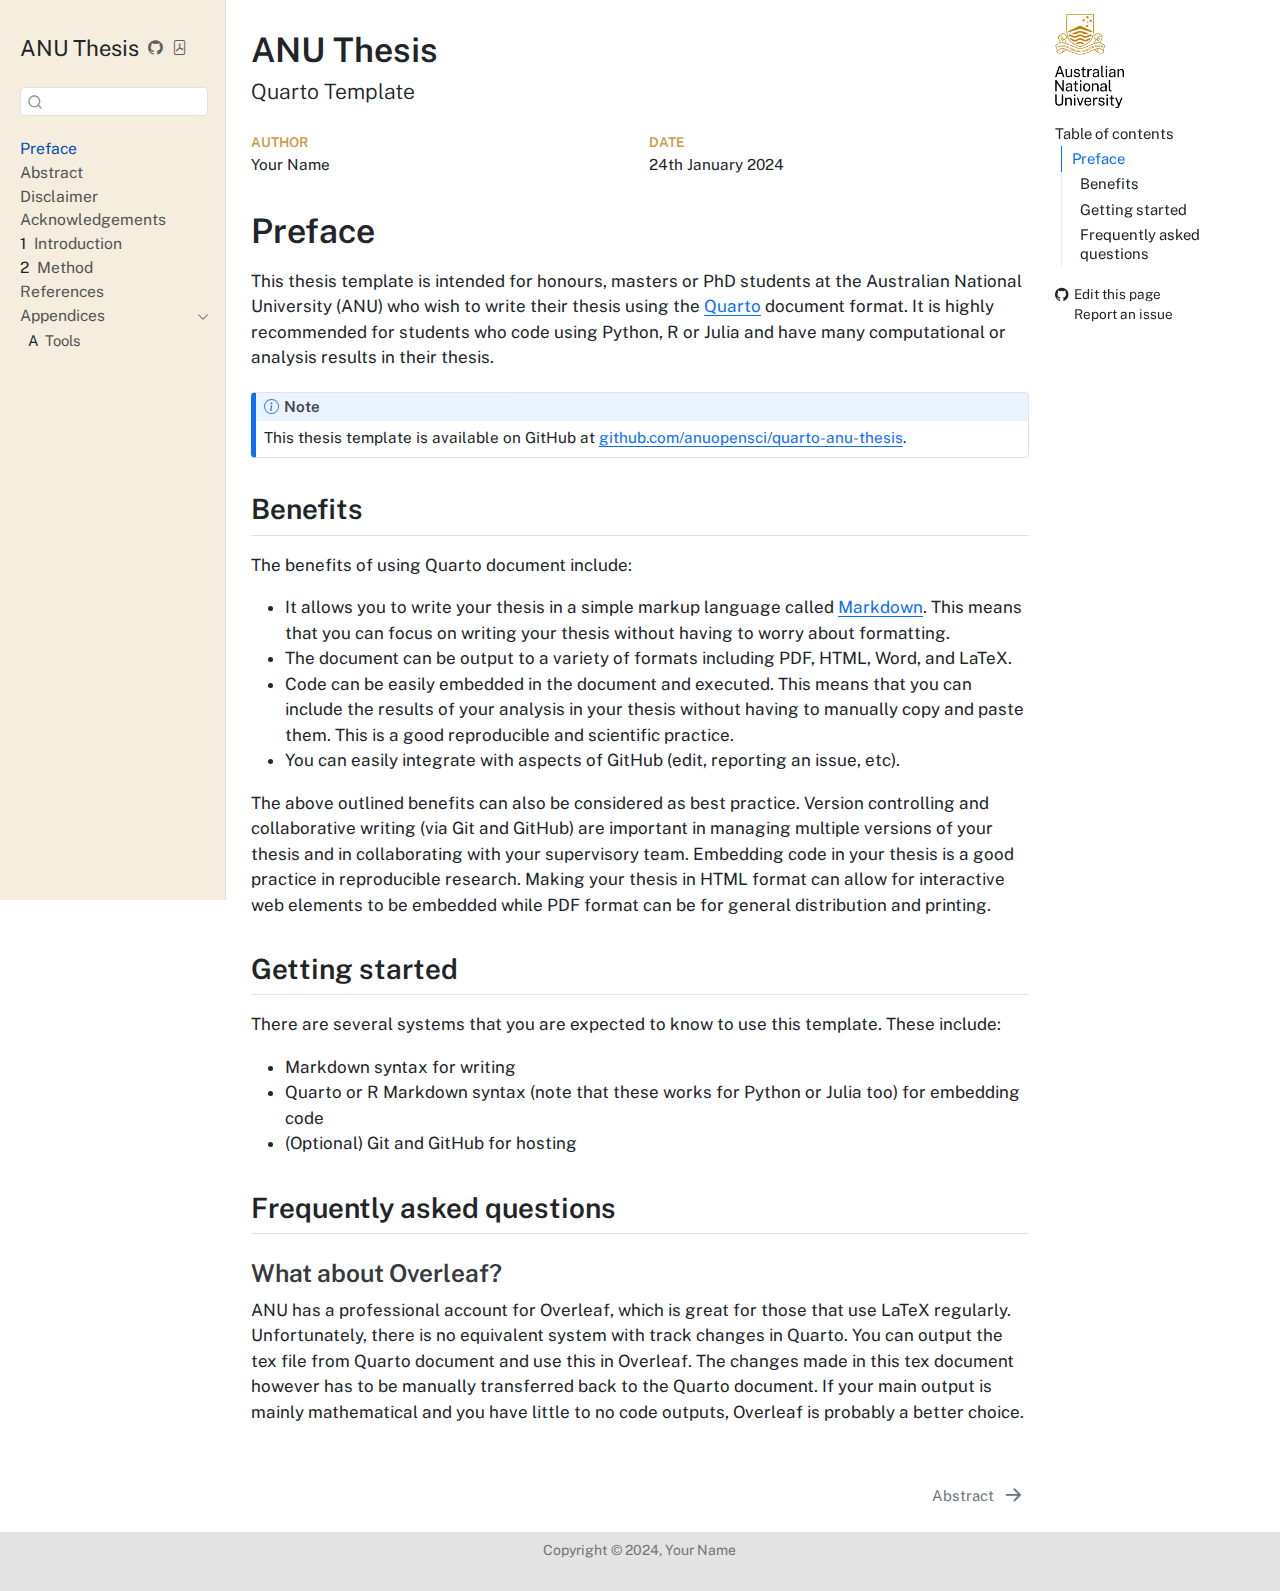
<file: docs/index.html>
<!DOCTYPE html>
<html xmlns="http://www.w3.org/1999/xhtml" lang="en" xml:lang="en"><head>

<meta charset="utf-8">
<meta name="generator" content="quarto-1.4.545">

<meta name="viewport" content="width=device-width, initial-scale=1.0, user-scalable=yes">

<meta name="author" content="Your Name">

<title>ANU Thesis</title>
<style>
code{white-space: pre-wrap;}
span.smallcaps{font-variant: small-caps;}
div.columns{display: flex; gap: min(4vw, 1.5em);}
div.column{flex: auto; overflow-x: auto;}
div.hanging-indent{margin-left: 1.5em; text-indent: -1.5em;}
ul.task-list{list-style: none;}
ul.task-list li input[type="checkbox"] {
  width: 0.8em;
  margin: 0 0.8em 0.2em -1em; /* quarto-specific, see https://github.com/quarto-dev/quarto-cli/issues/4556 */ 
  vertical-align: middle;
}
</style>


<script src="site_libs/quarto-nav/quarto-nav.js"></script>
<script src="site_libs/quarto-nav/headroom.min.js"></script>
<script src="site_libs/clipboard/clipboard.min.js"></script>
<script src="site_libs/quarto-search/autocomplete.umd.js"></script>
<script src="site_libs/quarto-search/fuse.min.js"></script>
<script src="site_libs/quarto-search/quarto-search.js"></script>
<meta name="quarto:offset" content="./">
<link href="./abstract.html" rel="next">
<link href="site_libs/quarto-contrib/quarto-project/anu-thesis/assets/ANU_Favicon_Inversed_Gold.png" rel="icon" type="image/png">
<script src="site_libs/quarto-html/quarto.js"></script>
<script src="site_libs/quarto-html/popper.min.js"></script>
<script src="site_libs/quarto-html/tippy.umd.min.js"></script>
<script src="site_libs/quarto-html/anchor.min.js"></script>
<link href="site_libs/quarto-html/tippy.css" rel="stylesheet">
<link href="site_libs/quarto-html/quarto-syntax-highlighting.css" rel="stylesheet" id="quarto-text-highlighting-styles">
<script src="site_libs/bootstrap/bootstrap.min.js"></script>
<link href="site_libs/bootstrap/bootstrap-icons.css" rel="stylesheet">
<link href="site_libs/bootstrap/bootstrap.min.css" rel="stylesheet" id="quarto-bootstrap" data-mode="light">
<script id="quarto-search-options" type="application/json">{
  "location": "sidebar",
  "copy-button": false,
  "collapse-after": 3,
  "panel-placement": "start",
  "type": "textbox",
  "limit": 50,
  "keyboard-shortcut": [
    "f",
    "/",
    "s"
  ],
  "show-item-context": false,
  "language": {
    "search-no-results-text": "No results",
    "search-matching-documents-text": "matching documents",
    "search-copy-link-title": "Copy link to search",
    "search-hide-matches-text": "Hide additional matches",
    "search-more-match-text": "more match in this document",
    "search-more-matches-text": "more matches in this document",
    "search-clear-button-title": "Clear",
    "search-text-placeholder": "",
    "search-detached-cancel-button-title": "Cancel",
    "search-submit-button-title": "Submit",
    "search-label": "Search"
  }
}</script>
<script async="" src="https://hypothes.is/embed.js"></script>
<script>
  window.document.addEventListener("DOMContentLoaded", function (_event) {
    document.body.classList.add('hypothesis-enabled');
  });
</script>


<link rel="stylesheet" href="site_libs/quarto-contrib/quarto-project/anu-thesis/assets/css/all.css">
</head>

<body class="nav-sidebar docked">

<div id="quarto-search-results"></div>
  <header id="quarto-header" class="headroom fixed-top">
  <nav class="quarto-secondary-nav">
    <div class="container-fluid d-flex">
      <button type="button" class="quarto-btn-toggle btn" data-bs-toggle="collapse" data-bs-target=".quarto-sidebar-collapse-item" aria-controls="quarto-sidebar" aria-expanded="false" aria-label="Toggle sidebar navigation" onclick="if (window.quartoToggleHeadroom) { window.quartoToggleHeadroom(); }">
        <i class="bi bi-layout-text-sidebar-reverse"></i>
      </button>
        <nav class="quarto-page-breadcrumbs" aria-label="breadcrumb"><ol class="breadcrumb"><li class="breadcrumb-item"><a href="./index.html">Preface</a></li></ol></nav>
        <a class="flex-grow-1" role="button" data-bs-toggle="collapse" data-bs-target=".quarto-sidebar-collapse-item" aria-controls="quarto-sidebar" aria-expanded="false" aria-label="Toggle sidebar navigation" onclick="if (window.quartoToggleHeadroom) { window.quartoToggleHeadroom(); }">      
        </a>
      <button type="button" class="btn quarto-search-button" aria-label="" onclick="window.quartoOpenSearch();">
        <i class="bi bi-search"></i>
      </button>
    </div>
  </nav>
</header>
<!-- content -->
<div id="quarto-content" class="quarto-container page-columns page-rows-contents page-layout-article">
<!-- sidebar -->
  <nav id="quarto-sidebar" class="sidebar collapse collapse-horizontal quarto-sidebar-collapse-item sidebar-navigation docked overflow-auto">
    <div class="pt-lg-2 mt-2 text-left sidebar-header">
    <div class="sidebar-title mb-0 py-0">
      <a href="./">ANU Thesis</a> 
        <div class="sidebar-tools-main">
    <a href="https://github.com/anuopensci/quarto-anu-thesis" title="Source Code" class="quarto-navigation-tool px-1" aria-label="Source Code"><i class="bi bi-github"></i></a>
    <a href="./thesis.pdf" title="Download PDF" class="quarto-navigation-tool px-1" aria-label="Download PDF"><i class="bi bi-file-pdf"></i></a>
</div>
    </div>
      </div>
        <div class="mt-2 flex-shrink-0 align-items-center">
        <div class="sidebar-search">
        <div id="quarto-search" class="" title="Search"></div>
        </div>
        </div>
    <div class="sidebar-menu-container"> 
    <ul class="list-unstyled mt-1">
        <li class="sidebar-item">
  <div class="sidebar-item-container"> 
  <a href="./index.html" class="sidebar-item-text sidebar-link active">
 <span class="menu-text">Preface</span></a>
  </div>
</li>
        <li class="sidebar-item">
  <div class="sidebar-item-container"> 
  <a href="./abstract.html" class="sidebar-item-text sidebar-link">
 <span class="menu-text">Abstract</span></a>
  </div>
</li>
        <li class="sidebar-item">
  <div class="sidebar-item-container"> 
  <a href="./disclaimer.html" class="sidebar-item-text sidebar-link">
 <span class="menu-text">Disclaimer</span></a>
  </div>
</li>
        <li class="sidebar-item">
  <div class="sidebar-item-container"> 
  <a href="./acknowledgements.html" class="sidebar-item-text sidebar-link">
 <span class="menu-text">Acknowledgements</span></a>
  </div>
</li>
        <li class="sidebar-item">
  <div class="sidebar-item-container"> 
  <a href="./chapter1.html" class="sidebar-item-text sidebar-link">
 <span class="menu-text"><span class="chapter-number">1</span>&nbsp; <span class="chapter-title">Introduction</span></span></a>
  </div>
</li>
        <li class="sidebar-item">
  <div class="sidebar-item-container"> 
  <a href="./chapter2.html" class="sidebar-item-text sidebar-link">
 <span class="menu-text"><span class="chapter-number">2</span>&nbsp; <span class="chapter-title">Method</span></span></a>
  </div>
</li>
        <li class="sidebar-item">
  <div class="sidebar-item-container"> 
  <a href="./references.html" class="sidebar-item-text sidebar-link">
 <span class="menu-text">References</span></a>
  </div>
</li>
        <li class="sidebar-item sidebar-item-section">
      <div class="sidebar-item-container"> 
            <a class="sidebar-item-text sidebar-link text-start" data-bs-toggle="collapse" data-bs-target="#quarto-sidebar-section-1" aria-expanded="true">
 <span class="menu-text">Appendices</span></a>
          <a class="sidebar-item-toggle text-start" data-bs-toggle="collapse" data-bs-target="#quarto-sidebar-section-1" aria-expanded="true" aria-label="Toggle section">
            <i class="bi bi-chevron-right ms-2"></i>
          </a> 
      </div>
      <ul id="quarto-sidebar-section-1" class="collapse list-unstyled sidebar-section depth1 show">  
          <li class="sidebar-item">
  <div class="sidebar-item-container"> 
  <a href="./tools.html" class="sidebar-item-text sidebar-link">
 <span class="menu-text"><span class="chapter-number">A</span>&nbsp; <span class="chapter-title">Tools</span></span></a>
  </div>
</li>
      </ul>
  </li>
    </ul>
    </div>
</nav>
<div id="quarto-sidebar-glass" class="quarto-sidebar-collapse-item" data-bs-toggle="collapse" data-bs-target=".quarto-sidebar-collapse-item"></div>
<!-- margin-sidebar -->
    <div id="quarto-margin-sidebar" class="sidebar margin-sidebar"><div class="quarto-margin-header"><div class="margin-header-item">
<p><img src="images/ANU_Primary_Vertical_GoldBlack.png" class="logo img-fluid"></p>
</div></div>
        <nav id="TOC" role="doc-toc" class="toc-active">
    <h2 id="toc-title">Table of contents</h2>
   
  <ul>
  <li><a href="#preface" id="toc-preface" class="nav-link active" data-scroll-target="#preface">Preface</a>
  <ul class="collapse">
  <li><a href="#benefits" id="toc-benefits" class="nav-link" data-scroll-target="#benefits">Benefits</a></li>
  <li><a href="#getting-started" id="toc-getting-started" class="nav-link" data-scroll-target="#getting-started">Getting started</a></li>
  <li><a href="#frequently-asked-questions" id="toc-frequently-asked-questions" class="nav-link" data-scroll-target="#frequently-asked-questions">Frequently asked questions</a>
  <ul class="collapse">
  <li><a href="#what-about-overleaf" id="toc-what-about-overleaf" class="nav-link" data-scroll-target="#what-about-overleaf">What about Overleaf?</a></li>
  </ul></li>
  </ul></li>
  </ul>
<div class="toc-actions"><ul><li><a href="https://github.com/anuopensci/quarto-anu-thesis/edit/main/index.qmd" class="toc-action"><i class="bi bi-github"></i>Edit this page</a></li><li><a href="https://github.com/anuopensci/quarto-anu-thesis/issues/new" class="toc-action"><i class="bi empty"></i>Report an issue</a></li></ul></div></nav>
    </div>
<!-- main -->
<main class="content" id="quarto-document-content">

<header id="title-block-header" class="quarto-title-block default">
<div class="quarto-title">
<h1 class="title">ANU Thesis</h1>
<p class="subtitle lead">Quarto Template</p>
</div>


<div class="quarto-title-anu-block">


<div class="quarto-title-meta">

    <div>
    <div class="quarto-title-meta-heading">Author</div>
    <div class="quarto-title-meta-contents">
             <p>Your Name </p>
          </div>
  </div>
  
    <div>
    <div class="quarto-title-meta-heading">Date</div>
    <div class="quarto-title-meta-contents">
      <p class="date">24th January 2024
            </p>
    </div>
  </div>
  
  </div>





</div>

</header>


<section id="preface" class="level1 unnumbered">
<h1 class="unnumbered">Preface</h1>
<p>This thesis template is intended for honours, masters or PhD students at the Australian National University (ANU) who wish to write their thesis using the <a href="https://quarto.org/">Quarto</a> document format. It is highly recommended for students who code using Python, R or Julia and have many computational or analysis results in their thesis.</p>
<div class="callout callout-style-default callout-note callout-titled">
<div class="callout-header d-flex align-content-center">
<div class="callout-icon-container">
<i class="callout-icon"></i>
</div>
<div class="callout-title-container flex-fill">
Note
</div>
</div>
<div class="callout-body-container callout-body">
<p>This thesis template is available on GitHub at <a href="https://github.com/anuopensci/quarto-anu-thesis">github.com/anuopensci/quarto-anu-thesis</a>.</p>
</div>
</div>
<section id="benefits" class="level2">
<h2 class="anchored" data-anchor-id="benefits">Benefits</h2>
<p>The benefits of using Quarto document include:</p>
<ul>
<li>It allows you to write your thesis in a simple markup language called <a href="https://www.markdownguide.org/">Markdown</a>. This means that you can focus on writing your thesis without having to worry about formatting.</li>
<li>The document can be output to a variety of formats including PDF, HTML, Word, and LaTeX.</li>
<li>Code can be easily embedded in the document and executed. This means that you can include the results of your analysis in your thesis without having to manually copy and paste them. This is a good reproducible and scientific practice.</li>
<li>You can easily integrate with aspects of GitHub (edit, reporting an issue, etc).</li>
</ul>
<p>The above outlined benefits can also be considered as best practice. Version controlling and collaborative writing (via Git and GitHub) are important in managing multiple versions of your thesis and in collaborating with your supervisory team. Embedding code in your thesis is a good practice in reproducible research. Making your thesis in HTML format can allow for interactive web elements to be embedded while PDF format can be for general distribution and printing.</p>
</section>
<section id="getting-started" class="level2">
<h2 class="anchored" data-anchor-id="getting-started">Getting started</h2>
<p>There are several systems that you are expected to know to use this template. These include:</p>
<ul>
<li>Markdown syntax for writing</li>
<li>Quarto or R Markdown syntax (note that these works for Python or Julia too) for embedding code</li>
<li>(Optional) Git and GitHub for hosting</li>
</ul>
</section>
<section id="frequently-asked-questions" class="level2">
<h2 class="anchored" data-anchor-id="frequently-asked-questions">Frequently asked questions</h2>
<section id="what-about-overleaf" class="level3">
<h3 class="anchored" data-anchor-id="what-about-overleaf">What about Overleaf?</h3>
<p>ANU has a professional account for Overleaf, which is great for those that use LaTeX regularly. Unfortunately, there is no equivalent system with track changes in Quarto. You can output the tex file from Quarto document and use this in Overleaf. The changes made in this tex document however has to be manually transferred back to the Quarto document. If your main output is mainly mathematical and you have little to no code outputs, Overleaf is probably a better choice.</p>


</section>
</section>
</section>

</main> <!-- /main -->
<script id="quarto-html-after-body" type="application/javascript">
window.document.addEventListener("DOMContentLoaded", function (event) {
  const toggleBodyColorMode = (bsSheetEl) => {
    const mode = bsSheetEl.getAttribute("data-mode");
    const bodyEl = window.document.querySelector("body");
    if (mode === "dark") {
      bodyEl.classList.add("quarto-dark");
      bodyEl.classList.remove("quarto-light");
    } else {
      bodyEl.classList.add("quarto-light");
      bodyEl.classList.remove("quarto-dark");
    }
  }
  const toggleBodyColorPrimary = () => {
    const bsSheetEl = window.document.querySelector("link#quarto-bootstrap");
    if (bsSheetEl) {
      toggleBodyColorMode(bsSheetEl);
    }
  }
  toggleBodyColorPrimary();  
  const icon = "";
  const anchorJS = new window.AnchorJS();
  anchorJS.options = {
    placement: 'right',
    icon: icon
  };
  anchorJS.add('.anchored');
  const isCodeAnnotation = (el) => {
    for (const clz of el.classList) {
      if (clz.startsWith('code-annotation-')) {                     
        return true;
      }
    }
    return false;
  }
  const clipboard = new window.ClipboardJS('.code-copy-button', {
    text: function(trigger) {
      const codeEl = trigger.previousElementSibling.cloneNode(true);
      for (const childEl of codeEl.children) {
        if (isCodeAnnotation(childEl)) {
          childEl.remove();
        }
      }
      return codeEl.innerText;
    }
  });
  clipboard.on('success', function(e) {
    // button target
    const button = e.trigger;
    // don't keep focus
    button.blur();
    // flash "checked"
    button.classList.add('code-copy-button-checked');
    var currentTitle = button.getAttribute("title");
    button.setAttribute("title", "Copied!");
    let tooltip;
    if (window.bootstrap) {
      button.setAttribute("data-bs-toggle", "tooltip");
      button.setAttribute("data-bs-placement", "left");
      button.setAttribute("data-bs-title", "Copied!");
      tooltip = new bootstrap.Tooltip(button, 
        { trigger: "manual", 
          customClass: "code-copy-button-tooltip",
          offset: [0, -8]});
      tooltip.show();    
    }
    setTimeout(function() {
      if (tooltip) {
        tooltip.hide();
        button.removeAttribute("data-bs-title");
        button.removeAttribute("data-bs-toggle");
        button.removeAttribute("data-bs-placement");
      }
      button.setAttribute("title", currentTitle);
      button.classList.remove('code-copy-button-checked');
    }, 1000);
    // clear code selection
    e.clearSelection();
  });
  function tippyHover(el, contentFn, onTriggerFn, onUntriggerFn) {
    const config = {
      allowHTML: true,
      maxWidth: 500,
      delay: 100,
      arrow: false,
      appendTo: function(el) {
          return el.parentElement;
      },
      interactive: true,
      interactiveBorder: 10,
      theme: 'quarto',
      placement: 'bottom-start',
    };
    if (contentFn) {
      config.content = contentFn;
    }
    if (onTriggerFn) {
      config.onTrigger = onTriggerFn;
    }
    if (onUntriggerFn) {
      config.onUntrigger = onUntriggerFn;
    }
    window.tippy(el, config); 
  }
  const noterefs = window.document.querySelectorAll('a[role="doc-noteref"]');
  for (var i=0; i<noterefs.length; i++) {
    const ref = noterefs[i];
    tippyHover(ref, function() {
      // use id or data attribute instead here
      let href = ref.getAttribute('data-footnote-href') || ref.getAttribute('href');
      try { href = new URL(href).hash; } catch {}
      const id = href.replace(/^#\/?/, "");
      const note = window.document.getElementById(id);
      return note.innerHTML;
    });
  }
  const xrefs = window.document.querySelectorAll('a.quarto-xref');
  const processXRef = (id, note) => {
    // Strip column container classes
    const stripColumnClz = (el) => {
      el.classList.remove("page-full", "page-columns");
      if (el.children) {
        for (const child of el.children) {
          stripColumnClz(child);
        }
      }
    }
    stripColumnClz(note)
    if (id === null || id.startsWith('sec-')) {
      // Special case sections, only their first couple elements
      const container = document.createElement("div");
      if (note.children && note.children.length > 2) {
        container.appendChild(note.children[0].cloneNode(true));
        for (let i = 1; i < note.children.length; i++) {
          const child = note.children[i];
          if (child.tagName === "P" && child.innerText === "") {
            continue;
          } else {
            container.appendChild(child.cloneNode(true));
            break;
          }
        }
        if (window.Quarto?.typesetMath) {
          window.Quarto.typesetMath(container);
        }
        return container.innerHTML
      } else {
        if (window.Quarto?.typesetMath) {
          window.Quarto.typesetMath(note);
        }
        return note.innerHTML;
      }
    } else {
      // Remove any anchor links if they are present
      const anchorLink = note.querySelector('a.anchorjs-link');
      if (anchorLink) {
        anchorLink.remove();
      }
      if (window.Quarto?.typesetMath) {
        window.Quarto.typesetMath(note);
      }
      // TODO in 1.5, we should make sure this works without a callout special case
      if (note.classList.contains("callout")) {
        return note.outerHTML;
      } else {
        return note.innerHTML;
      }
    }
  }
  for (var i=0; i<xrefs.length; i++) {
    const xref = xrefs[i];
    tippyHover(xref, undefined, function(instance) {
      instance.disable();
      let url = xref.getAttribute('href');
      let hash = undefined; 
      if (url.startsWith('#')) {
        hash = url;
      } else {
        try { hash = new URL(url).hash; } catch {}
      }
      if (hash) {
        const id = hash.replace(/^#\/?/, "");
        const note = window.document.getElementById(id);
        if (note !== null) {
          try {
            const html = processXRef(id, note.cloneNode(true));
            instance.setContent(html);
          } finally {
            instance.enable();
            instance.show();
          }
        } else {
          // See if we can fetch this
          fetch(url.split('#')[0])
          .then(res => res.text())
          .then(html => {
            const parser = new DOMParser();
            const htmlDoc = parser.parseFromString(html, "text/html");
            const note = htmlDoc.getElementById(id);
            if (note !== null) {
              const html = processXRef(id, note);
              instance.setContent(html);
            } 
          }).finally(() => {
            instance.enable();
            instance.show();
          });
        }
      } else {
        // See if we can fetch a full url (with no hash to target)
        // This is a special case and we should probably do some content thinning / targeting
        fetch(url)
        .then(res => res.text())
        .then(html => {
          const parser = new DOMParser();
          const htmlDoc = parser.parseFromString(html, "text/html");
          const note = htmlDoc.querySelector('main.content');
          if (note !== null) {
            // This should only happen for chapter cross references
            // (since there is no id in the URL)
            // remove the first header
            if (note.children.length > 0 && note.children[0].tagName === "HEADER") {
              note.children[0].remove();
            }
            const html = processXRef(null, note);
            instance.setContent(html);
          } 
        }).finally(() => {
          instance.enable();
          instance.show();
        });
      }
    }, function(instance) {
    });
  }
      let selectedAnnoteEl;
      const selectorForAnnotation = ( cell, annotation) => {
        let cellAttr = 'data-code-cell="' + cell + '"';
        let lineAttr = 'data-code-annotation="' +  annotation + '"';
        const selector = 'span[' + cellAttr + '][' + lineAttr + ']';
        return selector;
      }
      const selectCodeLines = (annoteEl) => {
        const doc = window.document;
        const targetCell = annoteEl.getAttribute("data-target-cell");
        const targetAnnotation = annoteEl.getAttribute("data-target-annotation");
        const annoteSpan = window.document.querySelector(selectorForAnnotation(targetCell, targetAnnotation));
        const lines = annoteSpan.getAttribute("data-code-lines").split(",");
        const lineIds = lines.map((line) => {
          return targetCell + "-" + line;
        })
        let top = null;
        let height = null;
        let parent = null;
        if (lineIds.length > 0) {
            //compute the position of the single el (top and bottom and make a div)
            const el = window.document.getElementById(lineIds[0]);
            top = el.offsetTop;
            height = el.offsetHeight;
            parent = el.parentElement.parentElement;
          if (lineIds.length > 1) {
            const lastEl = window.document.getElementById(lineIds[lineIds.length - 1]);
            const bottom = lastEl.offsetTop + lastEl.offsetHeight;
            height = bottom - top;
          }
          if (top !== null && height !== null && parent !== null) {
            // cook up a div (if necessary) and position it 
            let div = window.document.getElementById("code-annotation-line-highlight");
            if (div === null) {
              div = window.document.createElement("div");
              div.setAttribute("id", "code-annotation-line-highlight");
              div.style.position = 'absolute';
              parent.appendChild(div);
            }
            div.style.top = top - 2 + "px";
            div.style.height = height + 4 + "px";
            div.style.left = 0;
            let gutterDiv = window.document.getElementById("code-annotation-line-highlight-gutter");
            if (gutterDiv === null) {
              gutterDiv = window.document.createElement("div");
              gutterDiv.setAttribute("id", "code-annotation-line-highlight-gutter");
              gutterDiv.style.position = 'absolute';
              const codeCell = window.document.getElementById(targetCell);
              const gutter = codeCell.querySelector('.code-annotation-gutter');
              gutter.appendChild(gutterDiv);
            }
            gutterDiv.style.top = top - 2 + "px";
            gutterDiv.style.height = height + 4 + "px";
          }
          selectedAnnoteEl = annoteEl;
        }
      };
      const unselectCodeLines = () => {
        const elementsIds = ["code-annotation-line-highlight", "code-annotation-line-highlight-gutter"];
        elementsIds.forEach((elId) => {
          const div = window.document.getElementById(elId);
          if (div) {
            div.remove();
          }
        });
        selectedAnnoteEl = undefined;
      };
        // Handle positioning of the toggle
    window.addEventListener(
      "resize",
      throttle(() => {
        elRect = undefined;
        if (selectedAnnoteEl) {
          selectCodeLines(selectedAnnoteEl);
        }
      }, 10)
    );
    function throttle(fn, ms) {
    let throttle = false;
    let timer;
      return (...args) => {
        if(!throttle) { // first call gets through
            fn.apply(this, args);
            throttle = true;
        } else { // all the others get throttled
            if(timer) clearTimeout(timer); // cancel #2
            timer = setTimeout(() => {
              fn.apply(this, args);
              timer = throttle = false;
            }, ms);
        }
      };
    }
      // Attach click handler to the DT
      const annoteDls = window.document.querySelectorAll('dt[data-target-cell]');
      for (const annoteDlNode of annoteDls) {
        annoteDlNode.addEventListener('click', (event) => {
          const clickedEl = event.target;
          if (clickedEl !== selectedAnnoteEl) {
            unselectCodeLines();
            const activeEl = window.document.querySelector('dt[data-target-cell].code-annotation-active');
            if (activeEl) {
              activeEl.classList.remove('code-annotation-active');
            }
            selectCodeLines(clickedEl);
            clickedEl.classList.add('code-annotation-active');
          } else {
            // Unselect the line
            unselectCodeLines();
            clickedEl.classList.remove('code-annotation-active');
          }
        });
      }
  const findCites = (el) => {
    const parentEl = el.parentElement;
    if (parentEl) {
      const cites = parentEl.dataset.cites;
      if (cites) {
        return {
          el,
          cites: cites.split(' ')
        };
      } else {
        return findCites(el.parentElement)
      }
    } else {
      return undefined;
    }
  };
  var bibliorefs = window.document.querySelectorAll('a[role="doc-biblioref"]');
  for (var i=0; i<bibliorefs.length; i++) {
    const ref = bibliorefs[i];
    const citeInfo = findCites(ref);
    if (citeInfo) {
      tippyHover(citeInfo.el, function() {
        var popup = window.document.createElement('div');
        citeInfo.cites.forEach(function(cite) {
          var citeDiv = window.document.createElement('div');
          citeDiv.classList.add('hanging-indent');
          citeDiv.classList.add('csl-entry');
          var biblioDiv = window.document.getElementById('ref-' + cite);
          if (biblioDiv) {
            citeDiv.innerHTML = biblioDiv.innerHTML;
          }
          popup.appendChild(citeDiv);
        });
        return popup.innerHTML;
      });
    }
  }
});
</script>
<nav class="page-navigation">
  <div class="nav-page nav-page-previous">
  </div>
  <div class="nav-page nav-page-next">
      <a href="./abstract.html" class="pagination-link" aria-label="Abstract">
        <span class="nav-page-text">Abstract</span> <i class="bi bi-arrow-right-short"></i>
      </a>
  </div>
</nav>
</div> <!-- /content -->
<footer class="footer">
  <div class="nav-footer">
    <div class="nav-footer-left">
      &nbsp;
    </div>   
    <div class="nav-footer-center">
<p>Copyright © 2024, Your Name</p>
<div class="toc-actions d-sm-block d-md-none"><ul><li><a href="https://github.com/anuopensci/quarto-anu-thesis/edit/main/index.qmd" class="toc-action"><i class="bi bi-github"></i>Edit this page</a></li><li><a href="https://github.com/anuopensci/quarto-anu-thesis/issues/new" class="toc-action"><i class="bi empty"></i>Report an issue</a></li></ul></div></div>
    <div class="nav-footer-right">
      &nbsp;
    </div>
  </div>
</footer>




</body></html>
</file>
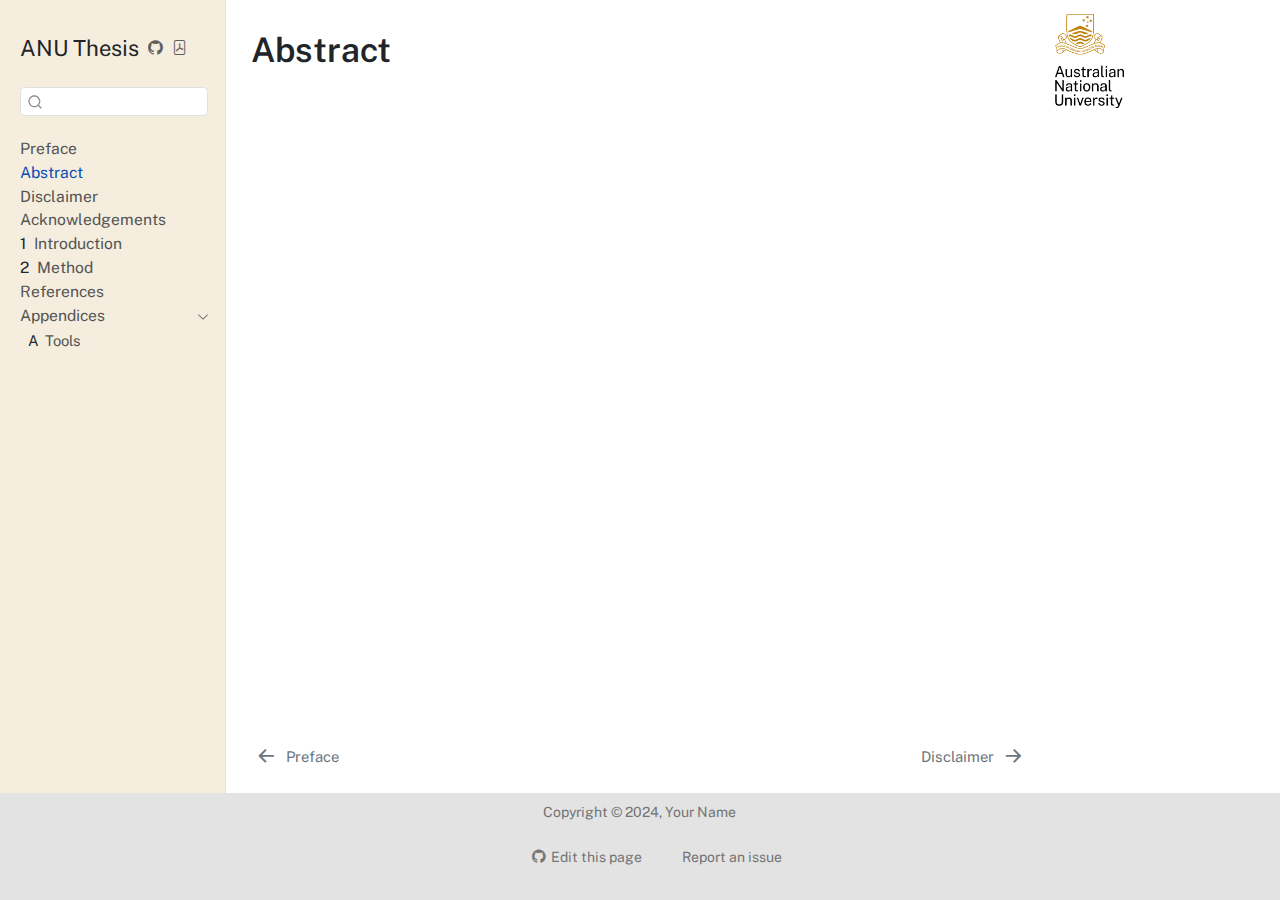
<file: docs/abstract.html>
<!DOCTYPE html>
<html xmlns="http://www.w3.org/1999/xhtml" lang="en" xml:lang="en"><head>

<meta charset="utf-8">
<meta name="generator" content="quarto-1.4.545">

<meta name="viewport" content="width=device-width, initial-scale=1.0, user-scalable=yes">


<title>ANU Thesis - Abstract</title>
<style>
code{white-space: pre-wrap;}
span.smallcaps{font-variant: small-caps;}
div.columns{display: flex; gap: min(4vw, 1.5em);}
div.column{flex: auto; overflow-x: auto;}
div.hanging-indent{margin-left: 1.5em; text-indent: -1.5em;}
ul.task-list{list-style: none;}
ul.task-list li input[type="checkbox"] {
  width: 0.8em;
  margin: 0 0.8em 0.2em -1em; /* quarto-specific, see https://github.com/quarto-dev/quarto-cli/issues/4556 */ 
  vertical-align: middle;
}
</style>


<script src="site_libs/quarto-nav/quarto-nav.js"></script>
<script src="site_libs/quarto-nav/headroom.min.js"></script>
<script src="site_libs/clipboard/clipboard.min.js"></script>
<script src="site_libs/quarto-search/autocomplete.umd.js"></script>
<script src="site_libs/quarto-search/fuse.min.js"></script>
<script src="site_libs/quarto-search/quarto-search.js"></script>
<meta name="quarto:offset" content="./">
<link href="./disclaimer.html" rel="next">
<link href="./index.html" rel="prev">
<link href="site_libs/quarto-contrib/quarto-project/anu-thesis/assets/ANU_Favicon_Inversed_Gold.png" rel="icon" type="image/png">
<script src="site_libs/quarto-html/quarto.js"></script>
<script src="site_libs/quarto-html/popper.min.js"></script>
<script src="site_libs/quarto-html/tippy.umd.min.js"></script>
<script src="site_libs/quarto-html/anchor.min.js"></script>
<link href="site_libs/quarto-html/tippy.css" rel="stylesheet">
<link href="site_libs/quarto-html/quarto-syntax-highlighting.css" rel="stylesheet" id="quarto-text-highlighting-styles">
<script src="site_libs/bootstrap/bootstrap.min.js"></script>
<link href="site_libs/bootstrap/bootstrap-icons.css" rel="stylesheet">
<link href="site_libs/bootstrap/bootstrap.min.css" rel="stylesheet" id="quarto-bootstrap" data-mode="light">
<script id="quarto-search-options" type="application/json">{
  "location": "sidebar",
  "copy-button": false,
  "collapse-after": 3,
  "panel-placement": "start",
  "type": "textbox",
  "limit": 50,
  "keyboard-shortcut": [
    "f",
    "/",
    "s"
  ],
  "show-item-context": false,
  "language": {
    "search-no-results-text": "No results",
    "search-matching-documents-text": "matching documents",
    "search-copy-link-title": "Copy link to search",
    "search-hide-matches-text": "Hide additional matches",
    "search-more-match-text": "more match in this document",
    "search-more-matches-text": "more matches in this document",
    "search-clear-button-title": "Clear",
    "search-text-placeholder": "",
    "search-detached-cancel-button-title": "Cancel",
    "search-submit-button-title": "Submit",
    "search-label": "Search"
  }
}</script>
<script async="" src="https://hypothes.is/embed.js"></script>
<script>
  window.document.addEventListener("DOMContentLoaded", function (_event) {
    document.body.classList.add('hypothesis-enabled');
  });
</script>


<link rel="stylesheet" href="site_libs/quarto-contrib/quarto-project/anu-thesis/assets/css/all.css">
</head>

<body class="nav-sidebar docked">

<div id="quarto-search-results"></div>
  <header id="quarto-header" class="headroom fixed-top">
  <nav class="quarto-secondary-nav">
    <div class="container-fluid d-flex">
      <button type="button" class="quarto-btn-toggle btn" data-bs-toggle="collapse" data-bs-target=".quarto-sidebar-collapse-item" aria-controls="quarto-sidebar" aria-expanded="false" aria-label="Toggle sidebar navigation" onclick="if (window.quartoToggleHeadroom) { window.quartoToggleHeadroom(); }">
        <i class="bi bi-layout-text-sidebar-reverse"></i>
      </button>
        <nav class="quarto-page-breadcrumbs" aria-label="breadcrumb"><ol class="breadcrumb"><li class="breadcrumb-item"><a href="./abstract.html">Abstract</a></li></ol></nav>
        <a class="flex-grow-1" role="button" data-bs-toggle="collapse" data-bs-target=".quarto-sidebar-collapse-item" aria-controls="quarto-sidebar" aria-expanded="false" aria-label="Toggle sidebar navigation" onclick="if (window.quartoToggleHeadroom) { window.quartoToggleHeadroom(); }">      
        </a>
      <button type="button" class="btn quarto-search-button" aria-label="" onclick="window.quartoOpenSearch();">
        <i class="bi bi-search"></i>
      </button>
    </div>
  </nav>
</header>
<!-- content -->
<div id="quarto-content" class="quarto-container page-columns page-rows-contents page-layout-article">
<!-- sidebar -->
  <nav id="quarto-sidebar" class="sidebar collapse collapse-horizontal quarto-sidebar-collapse-item sidebar-navigation docked overflow-auto">
    <div class="pt-lg-2 mt-2 text-left sidebar-header">
    <div class="sidebar-title mb-0 py-0">
      <a href="./">ANU Thesis</a> 
        <div class="sidebar-tools-main">
    <a href="https://github.com/anuopensci/quarto-anu-thesis" title="Source Code" class="quarto-navigation-tool px-1" aria-label="Source Code"><i class="bi bi-github"></i></a>
    <a href="./thesis.pdf" title="Download PDF" class="quarto-navigation-tool px-1" aria-label="Download PDF"><i class="bi bi-file-pdf"></i></a>
</div>
    </div>
      </div>
        <div class="mt-2 flex-shrink-0 align-items-center">
        <div class="sidebar-search">
        <div id="quarto-search" class="" title="Search"></div>
        </div>
        </div>
    <div class="sidebar-menu-container"> 
    <ul class="list-unstyled mt-1">
        <li class="sidebar-item">
  <div class="sidebar-item-container"> 
  <a href="./index.html" class="sidebar-item-text sidebar-link">
 <span class="menu-text">Preface</span></a>
  </div>
</li>
        <li class="sidebar-item">
  <div class="sidebar-item-container"> 
  <a href="./abstract.html" class="sidebar-item-text sidebar-link active">
 <span class="menu-text">Abstract</span></a>
  </div>
</li>
        <li class="sidebar-item">
  <div class="sidebar-item-container"> 
  <a href="./disclaimer.html" class="sidebar-item-text sidebar-link">
 <span class="menu-text">Disclaimer</span></a>
  </div>
</li>
        <li class="sidebar-item">
  <div class="sidebar-item-container"> 
  <a href="./acknowledgements.html" class="sidebar-item-text sidebar-link">
 <span class="menu-text">Acknowledgements</span></a>
  </div>
</li>
        <li class="sidebar-item">
  <div class="sidebar-item-container"> 
  <a href="./chapter1.html" class="sidebar-item-text sidebar-link">
 <span class="menu-text"><span class="chapter-number">1</span>&nbsp; <span class="chapter-title">Introduction</span></span></a>
  </div>
</li>
        <li class="sidebar-item">
  <div class="sidebar-item-container"> 
  <a href="./chapter2.html" class="sidebar-item-text sidebar-link">
 <span class="menu-text"><span class="chapter-number">2</span>&nbsp; <span class="chapter-title">Method</span></span></a>
  </div>
</li>
        <li class="sidebar-item">
  <div class="sidebar-item-container"> 
  <a href="./references.html" class="sidebar-item-text sidebar-link">
 <span class="menu-text">References</span></a>
  </div>
</li>
        <li class="sidebar-item sidebar-item-section">
      <div class="sidebar-item-container"> 
            <a class="sidebar-item-text sidebar-link text-start" data-bs-toggle="collapse" data-bs-target="#quarto-sidebar-section-1" aria-expanded="true">
 <span class="menu-text">Appendices</span></a>
          <a class="sidebar-item-toggle text-start" data-bs-toggle="collapse" data-bs-target="#quarto-sidebar-section-1" aria-expanded="true" aria-label="Toggle section">
            <i class="bi bi-chevron-right ms-2"></i>
          </a> 
      </div>
      <ul id="quarto-sidebar-section-1" class="collapse list-unstyled sidebar-section depth1 show">  
          <li class="sidebar-item">
  <div class="sidebar-item-container"> 
  <a href="./tools.html" class="sidebar-item-text sidebar-link">
 <span class="menu-text"><span class="chapter-number">A</span>&nbsp; <span class="chapter-title">Tools</span></span></a>
  </div>
</li>
      </ul>
  </li>
    </ul>
    </div>
</nav>
<div id="quarto-sidebar-glass" class="quarto-sidebar-collapse-item" data-bs-toggle="collapse" data-bs-target=".quarto-sidebar-collapse-item"></div>
<!-- margin-sidebar -->
    <div id="quarto-margin-sidebar" class="sidebar margin-sidebar"><div class="quarto-margin-header"><div class="margin-header-item">
<p><img src="images/ANU_Primary_Vertical_GoldBlack.png" class="logo img-fluid"></p>
</div></div>
        
    </div>
<!-- main -->
<main class="content" id="quarto-document-content">

<header id="title-block-header" class="quarto-title-block default">
<div class="quarto-title">
<h1 class="title">Abstract</h1>
</div>


<div class="quarto-title-anu-block">


<div class="quarto-title-meta">

  
  
  </div>





</div>

</header>





</main> <!-- /main -->
<script id="quarto-html-after-body" type="application/javascript">
window.document.addEventListener("DOMContentLoaded", function (event) {
  const toggleBodyColorMode = (bsSheetEl) => {
    const mode = bsSheetEl.getAttribute("data-mode");
    const bodyEl = window.document.querySelector("body");
    if (mode === "dark") {
      bodyEl.classList.add("quarto-dark");
      bodyEl.classList.remove("quarto-light");
    } else {
      bodyEl.classList.add("quarto-light");
      bodyEl.classList.remove("quarto-dark");
    }
  }
  const toggleBodyColorPrimary = () => {
    const bsSheetEl = window.document.querySelector("link#quarto-bootstrap");
    if (bsSheetEl) {
      toggleBodyColorMode(bsSheetEl);
    }
  }
  toggleBodyColorPrimary();  
  const icon = "";
  const anchorJS = new window.AnchorJS();
  anchorJS.options = {
    placement: 'right',
    icon: icon
  };
  anchorJS.add('.anchored');
  const isCodeAnnotation = (el) => {
    for (const clz of el.classList) {
      if (clz.startsWith('code-annotation-')) {                     
        return true;
      }
    }
    return false;
  }
  const clipboard = new window.ClipboardJS('.code-copy-button', {
    text: function(trigger) {
      const codeEl = trigger.previousElementSibling.cloneNode(true);
      for (const childEl of codeEl.children) {
        if (isCodeAnnotation(childEl)) {
          childEl.remove();
        }
      }
      return codeEl.innerText;
    }
  });
  clipboard.on('success', function(e) {
    // button target
    const button = e.trigger;
    // don't keep focus
    button.blur();
    // flash "checked"
    button.classList.add('code-copy-button-checked');
    var currentTitle = button.getAttribute("title");
    button.setAttribute("title", "Copied!");
    let tooltip;
    if (window.bootstrap) {
      button.setAttribute("data-bs-toggle", "tooltip");
      button.setAttribute("data-bs-placement", "left");
      button.setAttribute("data-bs-title", "Copied!");
      tooltip = new bootstrap.Tooltip(button, 
        { trigger: "manual", 
          customClass: "code-copy-button-tooltip",
          offset: [0, -8]});
      tooltip.show();    
    }
    setTimeout(function() {
      if (tooltip) {
        tooltip.hide();
        button.removeAttribute("data-bs-title");
        button.removeAttribute("data-bs-toggle");
        button.removeAttribute("data-bs-placement");
      }
      button.setAttribute("title", currentTitle);
      button.classList.remove('code-copy-button-checked');
    }, 1000);
    // clear code selection
    e.clearSelection();
  });
  function tippyHover(el, contentFn, onTriggerFn, onUntriggerFn) {
    const config = {
      allowHTML: true,
      maxWidth: 500,
      delay: 100,
      arrow: false,
      appendTo: function(el) {
          return el.parentElement;
      },
      interactive: true,
      interactiveBorder: 10,
      theme: 'quarto',
      placement: 'bottom-start',
    };
    if (contentFn) {
      config.content = contentFn;
    }
    if (onTriggerFn) {
      config.onTrigger = onTriggerFn;
    }
    if (onUntriggerFn) {
      config.onUntrigger = onUntriggerFn;
    }
    window.tippy(el, config); 
  }
  const noterefs = window.document.querySelectorAll('a[role="doc-noteref"]');
  for (var i=0; i<noterefs.length; i++) {
    const ref = noterefs[i];
    tippyHover(ref, function() {
      // use id or data attribute instead here
      let href = ref.getAttribute('data-footnote-href') || ref.getAttribute('href');
      try { href = new URL(href).hash; } catch {}
      const id = href.replace(/^#\/?/, "");
      const note = window.document.getElementById(id);
      return note.innerHTML;
    });
  }
  const xrefs = window.document.querySelectorAll('a.quarto-xref');
  const processXRef = (id, note) => {
    // Strip column container classes
    const stripColumnClz = (el) => {
      el.classList.remove("page-full", "page-columns");
      if (el.children) {
        for (const child of el.children) {
          stripColumnClz(child);
        }
      }
    }
    stripColumnClz(note)
    if (id === null || id.startsWith('sec-')) {
      // Special case sections, only their first couple elements
      const container = document.createElement("div");
      if (note.children && note.children.length > 2) {
        container.appendChild(note.children[0].cloneNode(true));
        for (let i = 1; i < note.children.length; i++) {
          const child = note.children[i];
          if (child.tagName === "P" && child.innerText === "") {
            continue;
          } else {
            container.appendChild(child.cloneNode(true));
            break;
          }
        }
        if (window.Quarto?.typesetMath) {
          window.Quarto.typesetMath(container);
        }
        return container.innerHTML
      } else {
        if (window.Quarto?.typesetMath) {
          window.Quarto.typesetMath(note);
        }
        return note.innerHTML;
      }
    } else {
      // Remove any anchor links if they are present
      const anchorLink = note.querySelector('a.anchorjs-link');
      if (anchorLink) {
        anchorLink.remove();
      }
      if (window.Quarto?.typesetMath) {
        window.Quarto.typesetMath(note);
      }
      // TODO in 1.5, we should make sure this works without a callout special case
      if (note.classList.contains("callout")) {
        return note.outerHTML;
      } else {
        return note.innerHTML;
      }
    }
  }
  for (var i=0; i<xrefs.length; i++) {
    const xref = xrefs[i];
    tippyHover(xref, undefined, function(instance) {
      instance.disable();
      let url = xref.getAttribute('href');
      let hash = undefined; 
      if (url.startsWith('#')) {
        hash = url;
      } else {
        try { hash = new URL(url).hash; } catch {}
      }
      if (hash) {
        const id = hash.replace(/^#\/?/, "");
        const note = window.document.getElementById(id);
        if (note !== null) {
          try {
            const html = processXRef(id, note.cloneNode(true));
            instance.setContent(html);
          } finally {
            instance.enable();
            instance.show();
          }
        } else {
          // See if we can fetch this
          fetch(url.split('#')[0])
          .then(res => res.text())
          .then(html => {
            const parser = new DOMParser();
            const htmlDoc = parser.parseFromString(html, "text/html");
            const note = htmlDoc.getElementById(id);
            if (note !== null) {
              const html = processXRef(id, note);
              instance.setContent(html);
            } 
          }).finally(() => {
            instance.enable();
            instance.show();
          });
        }
      } else {
        // See if we can fetch a full url (with no hash to target)
        // This is a special case and we should probably do some content thinning / targeting
        fetch(url)
        .then(res => res.text())
        .then(html => {
          const parser = new DOMParser();
          const htmlDoc = parser.parseFromString(html, "text/html");
          const note = htmlDoc.querySelector('main.content');
          if (note !== null) {
            // This should only happen for chapter cross references
            // (since there is no id in the URL)
            // remove the first header
            if (note.children.length > 0 && note.children[0].tagName === "HEADER") {
              note.children[0].remove();
            }
            const html = processXRef(null, note);
            instance.setContent(html);
          } 
        }).finally(() => {
          instance.enable();
          instance.show();
        });
      }
    }, function(instance) {
    });
  }
      let selectedAnnoteEl;
      const selectorForAnnotation = ( cell, annotation) => {
        let cellAttr = 'data-code-cell="' + cell + '"';
        let lineAttr = 'data-code-annotation="' +  annotation + '"';
        const selector = 'span[' + cellAttr + '][' + lineAttr + ']';
        return selector;
      }
      const selectCodeLines = (annoteEl) => {
        const doc = window.document;
        const targetCell = annoteEl.getAttribute("data-target-cell");
        const targetAnnotation = annoteEl.getAttribute("data-target-annotation");
        const annoteSpan = window.document.querySelector(selectorForAnnotation(targetCell, targetAnnotation));
        const lines = annoteSpan.getAttribute("data-code-lines").split(",");
        const lineIds = lines.map((line) => {
          return targetCell + "-" + line;
        })
        let top = null;
        let height = null;
        let parent = null;
        if (lineIds.length > 0) {
            //compute the position of the single el (top and bottom and make a div)
            const el = window.document.getElementById(lineIds[0]);
            top = el.offsetTop;
            height = el.offsetHeight;
            parent = el.parentElement.parentElement;
          if (lineIds.length > 1) {
            const lastEl = window.document.getElementById(lineIds[lineIds.length - 1]);
            const bottom = lastEl.offsetTop + lastEl.offsetHeight;
            height = bottom - top;
          }
          if (top !== null && height !== null && parent !== null) {
            // cook up a div (if necessary) and position it 
            let div = window.document.getElementById("code-annotation-line-highlight");
            if (div === null) {
              div = window.document.createElement("div");
              div.setAttribute("id", "code-annotation-line-highlight");
              div.style.position = 'absolute';
              parent.appendChild(div);
            }
            div.style.top = top - 2 + "px";
            div.style.height = height + 4 + "px";
            div.style.left = 0;
            let gutterDiv = window.document.getElementById("code-annotation-line-highlight-gutter");
            if (gutterDiv === null) {
              gutterDiv = window.document.createElement("div");
              gutterDiv.setAttribute("id", "code-annotation-line-highlight-gutter");
              gutterDiv.style.position = 'absolute';
              const codeCell = window.document.getElementById(targetCell);
              const gutter = codeCell.querySelector('.code-annotation-gutter');
              gutter.appendChild(gutterDiv);
            }
            gutterDiv.style.top = top - 2 + "px";
            gutterDiv.style.height = height + 4 + "px";
          }
          selectedAnnoteEl = annoteEl;
        }
      };
      const unselectCodeLines = () => {
        const elementsIds = ["code-annotation-line-highlight", "code-annotation-line-highlight-gutter"];
        elementsIds.forEach((elId) => {
          const div = window.document.getElementById(elId);
          if (div) {
            div.remove();
          }
        });
        selectedAnnoteEl = undefined;
      };
        // Handle positioning of the toggle
    window.addEventListener(
      "resize",
      throttle(() => {
        elRect = undefined;
        if (selectedAnnoteEl) {
          selectCodeLines(selectedAnnoteEl);
        }
      }, 10)
    );
    function throttle(fn, ms) {
    let throttle = false;
    let timer;
      return (...args) => {
        if(!throttle) { // first call gets through
            fn.apply(this, args);
            throttle = true;
        } else { // all the others get throttled
            if(timer) clearTimeout(timer); // cancel #2
            timer = setTimeout(() => {
              fn.apply(this, args);
              timer = throttle = false;
            }, ms);
        }
      };
    }
      // Attach click handler to the DT
      const annoteDls = window.document.querySelectorAll('dt[data-target-cell]');
      for (const annoteDlNode of annoteDls) {
        annoteDlNode.addEventListener('click', (event) => {
          const clickedEl = event.target;
          if (clickedEl !== selectedAnnoteEl) {
            unselectCodeLines();
            const activeEl = window.document.querySelector('dt[data-target-cell].code-annotation-active');
            if (activeEl) {
              activeEl.classList.remove('code-annotation-active');
            }
            selectCodeLines(clickedEl);
            clickedEl.classList.add('code-annotation-active');
          } else {
            // Unselect the line
            unselectCodeLines();
            clickedEl.classList.remove('code-annotation-active');
          }
        });
      }
  const findCites = (el) => {
    const parentEl = el.parentElement;
    if (parentEl) {
      const cites = parentEl.dataset.cites;
      if (cites) {
        return {
          el,
          cites: cites.split(' ')
        };
      } else {
        return findCites(el.parentElement)
      }
    } else {
      return undefined;
    }
  };
  var bibliorefs = window.document.querySelectorAll('a[role="doc-biblioref"]');
  for (var i=0; i<bibliorefs.length; i++) {
    const ref = bibliorefs[i];
    const citeInfo = findCites(ref);
    if (citeInfo) {
      tippyHover(citeInfo.el, function() {
        var popup = window.document.createElement('div');
        citeInfo.cites.forEach(function(cite) {
          var citeDiv = window.document.createElement('div');
          citeDiv.classList.add('hanging-indent');
          citeDiv.classList.add('csl-entry');
          var biblioDiv = window.document.getElementById('ref-' + cite);
          if (biblioDiv) {
            citeDiv.innerHTML = biblioDiv.innerHTML;
          }
          popup.appendChild(citeDiv);
        });
        return popup.innerHTML;
      });
    }
  }
});
</script>
<nav class="page-navigation">
  <div class="nav-page nav-page-previous">
      <a href="./index.html" class="pagination-link  aria-label=" preface"="">
        <i class="bi bi-arrow-left-short"></i> <span class="nav-page-text">Preface</span>
      </a>          
  </div>
  <div class="nav-page nav-page-next">
      <a href="./disclaimer.html" class="pagination-link" aria-label="Disclaimer">
        <span class="nav-page-text">Disclaimer</span> <i class="bi bi-arrow-right-short"></i>
      </a>
  </div>
</nav>
</div> <!-- /content -->
<footer class="footer">
  <div class="nav-footer">
    <div class="nav-footer-left">
      &nbsp;
    </div>   
    <div class="nav-footer-center">
<p>Copyright © 2024, Your Name</p>
<div class="toc-actions"><ul><li><a href="https://github.com/anuopensci/quarto-anu-thesis/edit/main/abstract.qmd" class="toc-action"><i class="bi bi-github"></i>Edit this page</a></li><li><a href="https://github.com/anuopensci/quarto-anu-thesis/issues/new" class="toc-action"><i class="bi empty"></i>Report an issue</a></li></ul></div></div>
    <div class="nav-footer-right">
      &nbsp;
    </div>
  </div>
</footer>




</body></html>
</file>
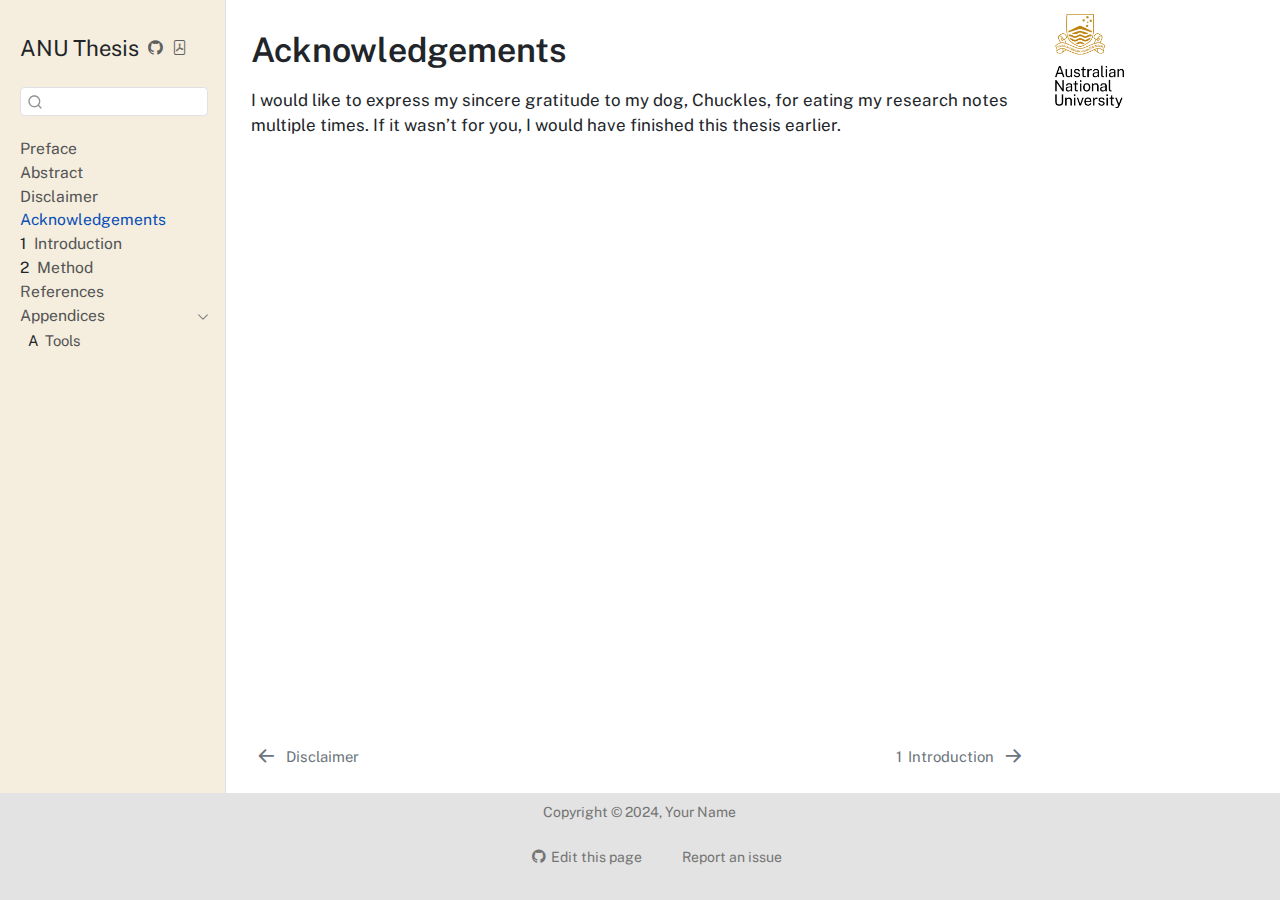
<file: docs/acknowledgements.html>
<!DOCTYPE html>
<html xmlns="http://www.w3.org/1999/xhtml" lang="en" xml:lang="en"><head>

<meta charset="utf-8">
<meta name="generator" content="quarto-1.4.545">

<meta name="viewport" content="width=device-width, initial-scale=1.0, user-scalable=yes">


<title>ANU Thesis - Acknowledgements</title>
<style>
code{white-space: pre-wrap;}
span.smallcaps{font-variant: small-caps;}
div.columns{display: flex; gap: min(4vw, 1.5em);}
div.column{flex: auto; overflow-x: auto;}
div.hanging-indent{margin-left: 1.5em; text-indent: -1.5em;}
ul.task-list{list-style: none;}
ul.task-list li input[type="checkbox"] {
  width: 0.8em;
  margin: 0 0.8em 0.2em -1em; /* quarto-specific, see https://github.com/quarto-dev/quarto-cli/issues/4556 */ 
  vertical-align: middle;
}
</style>


<script src="site_libs/quarto-nav/quarto-nav.js"></script>
<script src="site_libs/quarto-nav/headroom.min.js"></script>
<script src="site_libs/clipboard/clipboard.min.js"></script>
<script src="site_libs/quarto-search/autocomplete.umd.js"></script>
<script src="site_libs/quarto-search/fuse.min.js"></script>
<script src="site_libs/quarto-search/quarto-search.js"></script>
<meta name="quarto:offset" content="./">
<link href="./chapter1.html" rel="next">
<link href="./disclaimer.html" rel="prev">
<link href="site_libs/quarto-contrib/quarto-project/anu-thesis/assets/ANU_Favicon_Inversed_Gold.png" rel="icon" type="image/png">
<script src="site_libs/quarto-html/quarto.js"></script>
<script src="site_libs/quarto-html/popper.min.js"></script>
<script src="site_libs/quarto-html/tippy.umd.min.js"></script>
<script src="site_libs/quarto-html/anchor.min.js"></script>
<link href="site_libs/quarto-html/tippy.css" rel="stylesheet">
<link href="site_libs/quarto-html/quarto-syntax-highlighting.css" rel="stylesheet" id="quarto-text-highlighting-styles">
<script src="site_libs/bootstrap/bootstrap.min.js"></script>
<link href="site_libs/bootstrap/bootstrap-icons.css" rel="stylesheet">
<link href="site_libs/bootstrap/bootstrap.min.css" rel="stylesheet" id="quarto-bootstrap" data-mode="light">
<script id="quarto-search-options" type="application/json">{
  "location": "sidebar",
  "copy-button": false,
  "collapse-after": 3,
  "panel-placement": "start",
  "type": "textbox",
  "limit": 50,
  "keyboard-shortcut": [
    "f",
    "/",
    "s"
  ],
  "show-item-context": false,
  "language": {
    "search-no-results-text": "No results",
    "search-matching-documents-text": "matching documents",
    "search-copy-link-title": "Copy link to search",
    "search-hide-matches-text": "Hide additional matches",
    "search-more-match-text": "more match in this document",
    "search-more-matches-text": "more matches in this document",
    "search-clear-button-title": "Clear",
    "search-text-placeholder": "",
    "search-detached-cancel-button-title": "Cancel",
    "search-submit-button-title": "Submit",
    "search-label": "Search"
  }
}</script>
<script async="" src="https://hypothes.is/embed.js"></script>
<script>
  window.document.addEventListener("DOMContentLoaded", function (_event) {
    document.body.classList.add('hypothesis-enabled');
  });
</script>


<link rel="stylesheet" href="site_libs/quarto-contrib/quarto-project/anu-thesis/assets/css/all.css">
</head>

<body class="nav-sidebar docked">

<div id="quarto-search-results"></div>
  <header id="quarto-header" class="headroom fixed-top">
  <nav class="quarto-secondary-nav">
    <div class="container-fluid d-flex">
      <button type="button" class="quarto-btn-toggle btn" data-bs-toggle="collapse" data-bs-target=".quarto-sidebar-collapse-item" aria-controls="quarto-sidebar" aria-expanded="false" aria-label="Toggle sidebar navigation" onclick="if (window.quartoToggleHeadroom) { window.quartoToggleHeadroom(); }">
        <i class="bi bi-layout-text-sidebar-reverse"></i>
      </button>
        <nav class="quarto-page-breadcrumbs" aria-label="breadcrumb"><ol class="breadcrumb"><li class="breadcrumb-item"><a href="./acknowledgements.html">Acknowledgements</a></li></ol></nav>
        <a class="flex-grow-1" role="button" data-bs-toggle="collapse" data-bs-target=".quarto-sidebar-collapse-item" aria-controls="quarto-sidebar" aria-expanded="false" aria-label="Toggle sidebar navigation" onclick="if (window.quartoToggleHeadroom) { window.quartoToggleHeadroom(); }">      
        </a>
      <button type="button" class="btn quarto-search-button" aria-label="" onclick="window.quartoOpenSearch();">
        <i class="bi bi-search"></i>
      </button>
    </div>
  </nav>
</header>
<!-- content -->
<div id="quarto-content" class="quarto-container page-columns page-rows-contents page-layout-article">
<!-- sidebar -->
  <nav id="quarto-sidebar" class="sidebar collapse collapse-horizontal quarto-sidebar-collapse-item sidebar-navigation docked overflow-auto">
    <div class="pt-lg-2 mt-2 text-left sidebar-header">
    <div class="sidebar-title mb-0 py-0">
      <a href="./">ANU Thesis</a> 
        <div class="sidebar-tools-main">
    <a href="https://github.com/anuopensci/quarto-anu-thesis" title="Source Code" class="quarto-navigation-tool px-1" aria-label="Source Code"><i class="bi bi-github"></i></a>
    <a href="./thesis.pdf" title="Download PDF" class="quarto-navigation-tool px-1" aria-label="Download PDF"><i class="bi bi-file-pdf"></i></a>
</div>
    </div>
      </div>
        <div class="mt-2 flex-shrink-0 align-items-center">
        <div class="sidebar-search">
        <div id="quarto-search" class="" title="Search"></div>
        </div>
        </div>
    <div class="sidebar-menu-container"> 
    <ul class="list-unstyled mt-1">
        <li class="sidebar-item">
  <div class="sidebar-item-container"> 
  <a href="./index.html" class="sidebar-item-text sidebar-link">
 <span class="menu-text">Preface</span></a>
  </div>
</li>
        <li class="sidebar-item">
  <div class="sidebar-item-container"> 
  <a href="./abstract.html" class="sidebar-item-text sidebar-link">
 <span class="menu-text">Abstract</span></a>
  </div>
</li>
        <li class="sidebar-item">
  <div class="sidebar-item-container"> 
  <a href="./disclaimer.html" class="sidebar-item-text sidebar-link">
 <span class="menu-text">Disclaimer</span></a>
  </div>
</li>
        <li class="sidebar-item">
  <div class="sidebar-item-container"> 
  <a href="./acknowledgements.html" class="sidebar-item-text sidebar-link active">
 <span class="menu-text">Acknowledgements</span></a>
  </div>
</li>
        <li class="sidebar-item">
  <div class="sidebar-item-container"> 
  <a href="./chapter1.html" class="sidebar-item-text sidebar-link">
 <span class="menu-text"><span class="chapter-number">1</span>&nbsp; <span class="chapter-title">Introduction</span></span></a>
  </div>
</li>
        <li class="sidebar-item">
  <div class="sidebar-item-container"> 
  <a href="./chapter2.html" class="sidebar-item-text sidebar-link">
 <span class="menu-text"><span class="chapter-number">2</span>&nbsp; <span class="chapter-title">Method</span></span></a>
  </div>
</li>
        <li class="sidebar-item">
  <div class="sidebar-item-container"> 
  <a href="./references.html" class="sidebar-item-text sidebar-link">
 <span class="menu-text">References</span></a>
  </div>
</li>
        <li class="sidebar-item sidebar-item-section">
      <div class="sidebar-item-container"> 
            <a class="sidebar-item-text sidebar-link text-start" data-bs-toggle="collapse" data-bs-target="#quarto-sidebar-section-1" aria-expanded="true">
 <span class="menu-text">Appendices</span></a>
          <a class="sidebar-item-toggle text-start" data-bs-toggle="collapse" data-bs-target="#quarto-sidebar-section-1" aria-expanded="true" aria-label="Toggle section">
            <i class="bi bi-chevron-right ms-2"></i>
          </a> 
      </div>
      <ul id="quarto-sidebar-section-1" class="collapse list-unstyled sidebar-section depth1 show">  
          <li class="sidebar-item">
  <div class="sidebar-item-container"> 
  <a href="./tools.html" class="sidebar-item-text sidebar-link">
 <span class="menu-text"><span class="chapter-number">A</span>&nbsp; <span class="chapter-title">Tools</span></span></a>
  </div>
</li>
      </ul>
  </li>
    </ul>
    </div>
</nav>
<div id="quarto-sidebar-glass" class="quarto-sidebar-collapse-item" data-bs-toggle="collapse" data-bs-target=".quarto-sidebar-collapse-item"></div>
<!-- margin-sidebar -->
    <div id="quarto-margin-sidebar" class="sidebar margin-sidebar"><div class="quarto-margin-header"><div class="margin-header-item">
<p><img src="images/ANU_Primary_Vertical_GoldBlack.png" class="logo img-fluid"></p>
</div></div>
        
    </div>
<!-- main -->
<main class="content" id="quarto-document-content">

<header id="title-block-header" class="quarto-title-block default">
<div class="quarto-title">
<h1 class="title">Acknowledgements</h1>
</div>


<div class="quarto-title-anu-block">


<div class="quarto-title-meta">

  
  
  </div>





</div>

</header>


<p>I would like to express my sincere gratitude to my dog, Chuckles, for eating my research notes multiple times. If it wasn’t for you, I would have finished this thesis earlier.</p>



</main> <!-- /main -->
<script id="quarto-html-after-body" type="application/javascript">
window.document.addEventListener("DOMContentLoaded", function (event) {
  const toggleBodyColorMode = (bsSheetEl) => {
    const mode = bsSheetEl.getAttribute("data-mode");
    const bodyEl = window.document.querySelector("body");
    if (mode === "dark") {
      bodyEl.classList.add("quarto-dark");
      bodyEl.classList.remove("quarto-light");
    } else {
      bodyEl.classList.add("quarto-light");
      bodyEl.classList.remove("quarto-dark");
    }
  }
  const toggleBodyColorPrimary = () => {
    const bsSheetEl = window.document.querySelector("link#quarto-bootstrap");
    if (bsSheetEl) {
      toggleBodyColorMode(bsSheetEl);
    }
  }
  toggleBodyColorPrimary();  
  const icon = "";
  const anchorJS = new window.AnchorJS();
  anchorJS.options = {
    placement: 'right',
    icon: icon
  };
  anchorJS.add('.anchored');
  const isCodeAnnotation = (el) => {
    for (const clz of el.classList) {
      if (clz.startsWith('code-annotation-')) {                     
        return true;
      }
    }
    return false;
  }
  const clipboard = new window.ClipboardJS('.code-copy-button', {
    text: function(trigger) {
      const codeEl = trigger.previousElementSibling.cloneNode(true);
      for (const childEl of codeEl.children) {
        if (isCodeAnnotation(childEl)) {
          childEl.remove();
        }
      }
      return codeEl.innerText;
    }
  });
  clipboard.on('success', function(e) {
    // button target
    const button = e.trigger;
    // don't keep focus
    button.blur();
    // flash "checked"
    button.classList.add('code-copy-button-checked');
    var currentTitle = button.getAttribute("title");
    button.setAttribute("title", "Copied!");
    let tooltip;
    if (window.bootstrap) {
      button.setAttribute("data-bs-toggle", "tooltip");
      button.setAttribute("data-bs-placement", "left");
      button.setAttribute("data-bs-title", "Copied!");
      tooltip = new bootstrap.Tooltip(button, 
        { trigger: "manual", 
          customClass: "code-copy-button-tooltip",
          offset: [0, -8]});
      tooltip.show();    
    }
    setTimeout(function() {
      if (tooltip) {
        tooltip.hide();
        button.removeAttribute("data-bs-title");
        button.removeAttribute("data-bs-toggle");
        button.removeAttribute("data-bs-placement");
      }
      button.setAttribute("title", currentTitle);
      button.classList.remove('code-copy-button-checked');
    }, 1000);
    // clear code selection
    e.clearSelection();
  });
  function tippyHover(el, contentFn, onTriggerFn, onUntriggerFn) {
    const config = {
      allowHTML: true,
      maxWidth: 500,
      delay: 100,
      arrow: false,
      appendTo: function(el) {
          return el.parentElement;
      },
      interactive: true,
      interactiveBorder: 10,
      theme: 'quarto',
      placement: 'bottom-start',
    };
    if (contentFn) {
      config.content = contentFn;
    }
    if (onTriggerFn) {
      config.onTrigger = onTriggerFn;
    }
    if (onUntriggerFn) {
      config.onUntrigger = onUntriggerFn;
    }
    window.tippy(el, config); 
  }
  const noterefs = window.document.querySelectorAll('a[role="doc-noteref"]');
  for (var i=0; i<noterefs.length; i++) {
    const ref = noterefs[i];
    tippyHover(ref, function() {
      // use id or data attribute instead here
      let href = ref.getAttribute('data-footnote-href') || ref.getAttribute('href');
      try { href = new URL(href).hash; } catch {}
      const id = href.replace(/^#\/?/, "");
      const note = window.document.getElementById(id);
      return note.innerHTML;
    });
  }
  const xrefs = window.document.querySelectorAll('a.quarto-xref');
  const processXRef = (id, note) => {
    // Strip column container classes
    const stripColumnClz = (el) => {
      el.classList.remove("page-full", "page-columns");
      if (el.children) {
        for (const child of el.children) {
          stripColumnClz(child);
        }
      }
    }
    stripColumnClz(note)
    if (id === null || id.startsWith('sec-')) {
      // Special case sections, only their first couple elements
      const container = document.createElement("div");
      if (note.children && note.children.length > 2) {
        container.appendChild(note.children[0].cloneNode(true));
        for (let i = 1; i < note.children.length; i++) {
          const child = note.children[i];
          if (child.tagName === "P" && child.innerText === "") {
            continue;
          } else {
            container.appendChild(child.cloneNode(true));
            break;
          }
        }
        if (window.Quarto?.typesetMath) {
          window.Quarto.typesetMath(container);
        }
        return container.innerHTML
      } else {
        if (window.Quarto?.typesetMath) {
          window.Quarto.typesetMath(note);
        }
        return note.innerHTML;
      }
    } else {
      // Remove any anchor links if they are present
      const anchorLink = note.querySelector('a.anchorjs-link');
      if (anchorLink) {
        anchorLink.remove();
      }
      if (window.Quarto?.typesetMath) {
        window.Quarto.typesetMath(note);
      }
      // TODO in 1.5, we should make sure this works without a callout special case
      if (note.classList.contains("callout")) {
        return note.outerHTML;
      } else {
        return note.innerHTML;
      }
    }
  }
  for (var i=0; i<xrefs.length; i++) {
    const xref = xrefs[i];
    tippyHover(xref, undefined, function(instance) {
      instance.disable();
      let url = xref.getAttribute('href');
      let hash = undefined; 
      if (url.startsWith('#')) {
        hash = url;
      } else {
        try { hash = new URL(url).hash; } catch {}
      }
      if (hash) {
        const id = hash.replace(/^#\/?/, "");
        const note = window.document.getElementById(id);
        if (note !== null) {
          try {
            const html = processXRef(id, note.cloneNode(true));
            instance.setContent(html);
          } finally {
            instance.enable();
            instance.show();
          }
        } else {
          // See if we can fetch this
          fetch(url.split('#')[0])
          .then(res => res.text())
          .then(html => {
            const parser = new DOMParser();
            const htmlDoc = parser.parseFromString(html, "text/html");
            const note = htmlDoc.getElementById(id);
            if (note !== null) {
              const html = processXRef(id, note);
              instance.setContent(html);
            } 
          }).finally(() => {
            instance.enable();
            instance.show();
          });
        }
      } else {
        // See if we can fetch a full url (with no hash to target)
        // This is a special case and we should probably do some content thinning / targeting
        fetch(url)
        .then(res => res.text())
        .then(html => {
          const parser = new DOMParser();
          const htmlDoc = parser.parseFromString(html, "text/html");
          const note = htmlDoc.querySelector('main.content');
          if (note !== null) {
            // This should only happen for chapter cross references
            // (since there is no id in the URL)
            // remove the first header
            if (note.children.length > 0 && note.children[0].tagName === "HEADER") {
              note.children[0].remove();
            }
            const html = processXRef(null, note);
            instance.setContent(html);
          } 
        }).finally(() => {
          instance.enable();
          instance.show();
        });
      }
    }, function(instance) {
    });
  }
      let selectedAnnoteEl;
      const selectorForAnnotation = ( cell, annotation) => {
        let cellAttr = 'data-code-cell="' + cell + '"';
        let lineAttr = 'data-code-annotation="' +  annotation + '"';
        const selector = 'span[' + cellAttr + '][' + lineAttr + ']';
        return selector;
      }
      const selectCodeLines = (annoteEl) => {
        const doc = window.document;
        const targetCell = annoteEl.getAttribute("data-target-cell");
        const targetAnnotation = annoteEl.getAttribute("data-target-annotation");
        const annoteSpan = window.document.querySelector(selectorForAnnotation(targetCell, targetAnnotation));
        const lines = annoteSpan.getAttribute("data-code-lines").split(",");
        const lineIds = lines.map((line) => {
          return targetCell + "-" + line;
        })
        let top = null;
        let height = null;
        let parent = null;
        if (lineIds.length > 0) {
            //compute the position of the single el (top and bottom and make a div)
            const el = window.document.getElementById(lineIds[0]);
            top = el.offsetTop;
            height = el.offsetHeight;
            parent = el.parentElement.parentElement;
          if (lineIds.length > 1) {
            const lastEl = window.document.getElementById(lineIds[lineIds.length - 1]);
            const bottom = lastEl.offsetTop + lastEl.offsetHeight;
            height = bottom - top;
          }
          if (top !== null && height !== null && parent !== null) {
            // cook up a div (if necessary) and position it 
            let div = window.document.getElementById("code-annotation-line-highlight");
            if (div === null) {
              div = window.document.createElement("div");
              div.setAttribute("id", "code-annotation-line-highlight");
              div.style.position = 'absolute';
              parent.appendChild(div);
            }
            div.style.top = top - 2 + "px";
            div.style.height = height + 4 + "px";
            div.style.left = 0;
            let gutterDiv = window.document.getElementById("code-annotation-line-highlight-gutter");
            if (gutterDiv === null) {
              gutterDiv = window.document.createElement("div");
              gutterDiv.setAttribute("id", "code-annotation-line-highlight-gutter");
              gutterDiv.style.position = 'absolute';
              const codeCell = window.document.getElementById(targetCell);
              const gutter = codeCell.querySelector('.code-annotation-gutter');
              gutter.appendChild(gutterDiv);
            }
            gutterDiv.style.top = top - 2 + "px";
            gutterDiv.style.height = height + 4 + "px";
          }
          selectedAnnoteEl = annoteEl;
        }
      };
      const unselectCodeLines = () => {
        const elementsIds = ["code-annotation-line-highlight", "code-annotation-line-highlight-gutter"];
        elementsIds.forEach((elId) => {
          const div = window.document.getElementById(elId);
          if (div) {
            div.remove();
          }
        });
        selectedAnnoteEl = undefined;
      };
        // Handle positioning of the toggle
    window.addEventListener(
      "resize",
      throttle(() => {
        elRect = undefined;
        if (selectedAnnoteEl) {
          selectCodeLines(selectedAnnoteEl);
        }
      }, 10)
    );
    function throttle(fn, ms) {
    let throttle = false;
    let timer;
      return (...args) => {
        if(!throttle) { // first call gets through
            fn.apply(this, args);
            throttle = true;
        } else { // all the others get throttled
            if(timer) clearTimeout(timer); // cancel #2
            timer = setTimeout(() => {
              fn.apply(this, args);
              timer = throttle = false;
            }, ms);
        }
      };
    }
      // Attach click handler to the DT
      const annoteDls = window.document.querySelectorAll('dt[data-target-cell]');
      for (const annoteDlNode of annoteDls) {
        annoteDlNode.addEventListener('click', (event) => {
          const clickedEl = event.target;
          if (clickedEl !== selectedAnnoteEl) {
            unselectCodeLines();
            const activeEl = window.document.querySelector('dt[data-target-cell].code-annotation-active');
            if (activeEl) {
              activeEl.classList.remove('code-annotation-active');
            }
            selectCodeLines(clickedEl);
            clickedEl.classList.add('code-annotation-active');
          } else {
            // Unselect the line
            unselectCodeLines();
            clickedEl.classList.remove('code-annotation-active');
          }
        });
      }
  const findCites = (el) => {
    const parentEl = el.parentElement;
    if (parentEl) {
      const cites = parentEl.dataset.cites;
      if (cites) {
        return {
          el,
          cites: cites.split(' ')
        };
      } else {
        return findCites(el.parentElement)
      }
    } else {
      return undefined;
    }
  };
  var bibliorefs = window.document.querySelectorAll('a[role="doc-biblioref"]');
  for (var i=0; i<bibliorefs.length; i++) {
    const ref = bibliorefs[i];
    const citeInfo = findCites(ref);
    if (citeInfo) {
      tippyHover(citeInfo.el, function() {
        var popup = window.document.createElement('div');
        citeInfo.cites.forEach(function(cite) {
          var citeDiv = window.document.createElement('div');
          citeDiv.classList.add('hanging-indent');
          citeDiv.classList.add('csl-entry');
          var biblioDiv = window.document.getElementById('ref-' + cite);
          if (biblioDiv) {
            citeDiv.innerHTML = biblioDiv.innerHTML;
          }
          popup.appendChild(citeDiv);
        });
        return popup.innerHTML;
      });
    }
  }
});
</script>
<nav class="page-navigation">
  <div class="nav-page nav-page-previous">
      <a href="./disclaimer.html" class="pagination-link  aria-label=" disclaimer"="">
        <i class="bi bi-arrow-left-short"></i> <span class="nav-page-text">Disclaimer</span>
      </a>          
  </div>
  <div class="nav-page nav-page-next">
      <a href="./chapter1.html" class="pagination-link" aria-label="<span class='chapter-number'>1</span>&nbsp; <span class='chapter-title'>Introduction</span>">
        <span class="nav-page-text"><span class="chapter-number">1</span>&nbsp; <span class="chapter-title">Introduction</span></span> <i class="bi bi-arrow-right-short"></i>
      </a>
  </div>
</nav>
</div> <!-- /content -->
<footer class="footer">
  <div class="nav-footer">
    <div class="nav-footer-left">
      &nbsp;
    </div>   
    <div class="nav-footer-center">
<p>Copyright © 2024, Your Name</p>
<div class="toc-actions"><ul><li><a href="https://github.com/anuopensci/quarto-anu-thesis/edit/main/acknowledgements.qmd" class="toc-action"><i class="bi bi-github"></i>Edit this page</a></li><li><a href="https://github.com/anuopensci/quarto-anu-thesis/issues/new" class="toc-action"><i class="bi empty"></i>Report an issue</a></li></ul></div></div>
    <div class="nav-footer-right">
      &nbsp;
    </div>
  </div>
</footer>




</body></html>
</file>
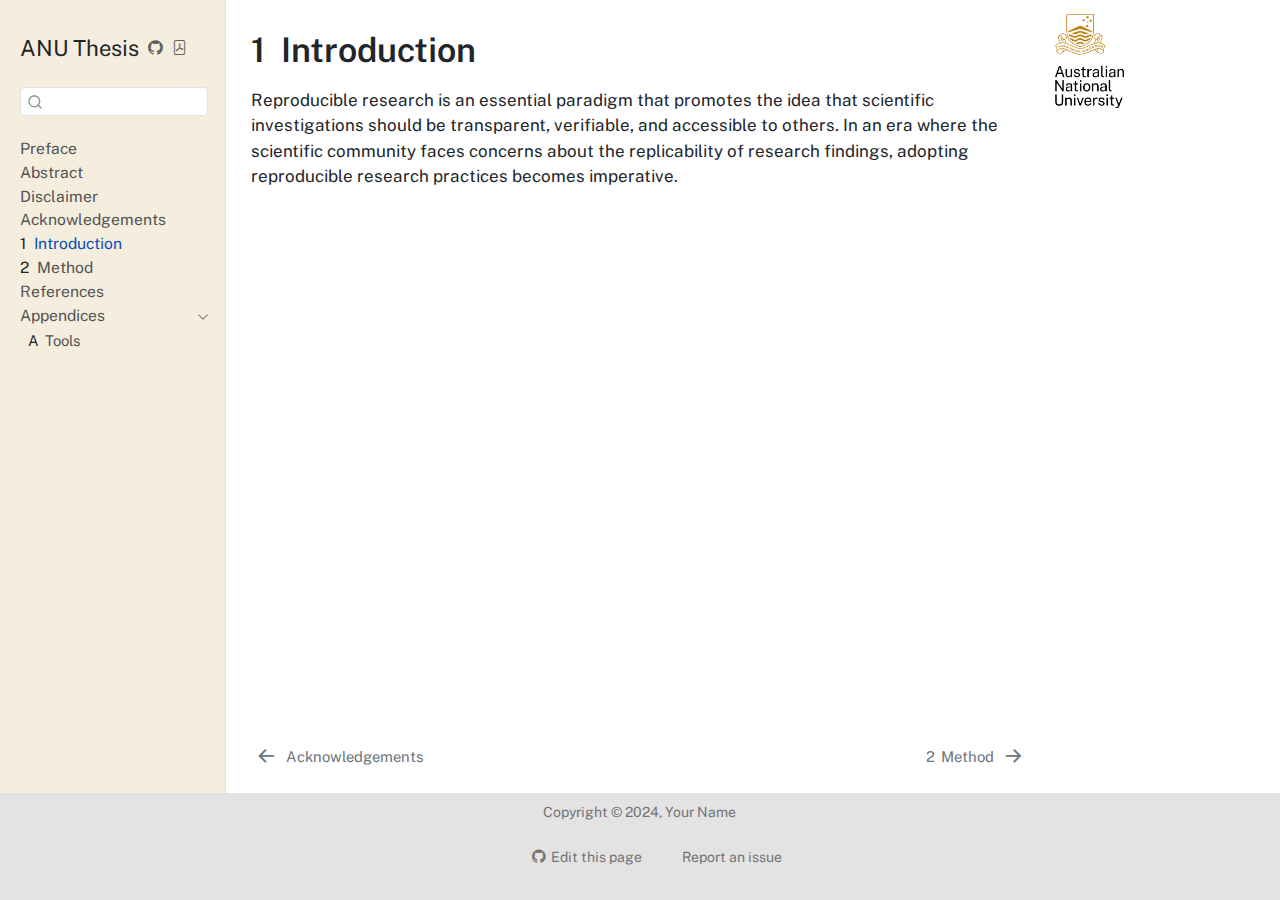
<file: docs/chapter1.html>
<!DOCTYPE html>
<html xmlns="http://www.w3.org/1999/xhtml" lang="en" xml:lang="en"><head>

<meta charset="utf-8">
<meta name="generator" content="quarto-1.4.545">

<meta name="viewport" content="width=device-width, initial-scale=1.0, user-scalable=yes">


<title>ANU Thesis - 1&nbsp; Introduction</title>
<style>
code{white-space: pre-wrap;}
span.smallcaps{font-variant: small-caps;}
div.columns{display: flex; gap: min(4vw, 1.5em);}
div.column{flex: auto; overflow-x: auto;}
div.hanging-indent{margin-left: 1.5em; text-indent: -1.5em;}
ul.task-list{list-style: none;}
ul.task-list li input[type="checkbox"] {
  width: 0.8em;
  margin: 0 0.8em 0.2em -1em; /* quarto-specific, see https://github.com/quarto-dev/quarto-cli/issues/4556 */ 
  vertical-align: middle;
}
</style>


<script src="site_libs/quarto-nav/quarto-nav.js"></script>
<script src="site_libs/quarto-nav/headroom.min.js"></script>
<script src="site_libs/clipboard/clipboard.min.js"></script>
<script src="site_libs/quarto-search/autocomplete.umd.js"></script>
<script src="site_libs/quarto-search/fuse.min.js"></script>
<script src="site_libs/quarto-search/quarto-search.js"></script>
<meta name="quarto:offset" content="./">
<link href="./chapter2.html" rel="next">
<link href="./acknowledgements.html" rel="prev">
<link href="site_libs/quarto-contrib/quarto-project/anu-thesis/assets/ANU_Favicon_Inversed_Gold.png" rel="icon" type="image/png">
<script src="site_libs/quarto-html/quarto.js"></script>
<script src="site_libs/quarto-html/popper.min.js"></script>
<script src="site_libs/quarto-html/tippy.umd.min.js"></script>
<script src="site_libs/quarto-html/anchor.min.js"></script>
<link href="site_libs/quarto-html/tippy.css" rel="stylesheet">
<link href="site_libs/quarto-html/quarto-syntax-highlighting.css" rel="stylesheet" id="quarto-text-highlighting-styles">
<script src="site_libs/bootstrap/bootstrap.min.js"></script>
<link href="site_libs/bootstrap/bootstrap-icons.css" rel="stylesheet">
<link href="site_libs/bootstrap/bootstrap.min.css" rel="stylesheet" id="quarto-bootstrap" data-mode="light">
<script id="quarto-search-options" type="application/json">{
  "location": "sidebar",
  "copy-button": false,
  "collapse-after": 3,
  "panel-placement": "start",
  "type": "textbox",
  "limit": 50,
  "keyboard-shortcut": [
    "f",
    "/",
    "s"
  ],
  "show-item-context": false,
  "language": {
    "search-no-results-text": "No results",
    "search-matching-documents-text": "matching documents",
    "search-copy-link-title": "Copy link to search",
    "search-hide-matches-text": "Hide additional matches",
    "search-more-match-text": "more match in this document",
    "search-more-matches-text": "more matches in this document",
    "search-clear-button-title": "Clear",
    "search-text-placeholder": "",
    "search-detached-cancel-button-title": "Cancel",
    "search-submit-button-title": "Submit",
    "search-label": "Search"
  }
}</script>
<script async="" src="https://hypothes.is/embed.js"></script>
<script>
  window.document.addEventListener("DOMContentLoaded", function (_event) {
    document.body.classList.add('hypothesis-enabled');
  });
</script>


<link rel="stylesheet" href="site_libs/quarto-contrib/quarto-project/anu-thesis/assets/css/all.css">
</head>

<body class="nav-sidebar docked">

<div id="quarto-search-results"></div>
  <header id="quarto-header" class="headroom fixed-top">
  <nav class="quarto-secondary-nav">
    <div class="container-fluid d-flex">
      <button type="button" class="quarto-btn-toggle btn" data-bs-toggle="collapse" data-bs-target=".quarto-sidebar-collapse-item" aria-controls="quarto-sidebar" aria-expanded="false" aria-label="Toggle sidebar navigation" onclick="if (window.quartoToggleHeadroom) { window.quartoToggleHeadroom(); }">
        <i class="bi bi-layout-text-sidebar-reverse"></i>
      </button>
        <nav class="quarto-page-breadcrumbs" aria-label="breadcrumb"><ol class="breadcrumb"><li class="breadcrumb-item"><a href="./chapter1.html"><span class="chapter-number">1</span>&nbsp; <span class="chapter-title">Introduction</span></a></li></ol></nav>
        <a class="flex-grow-1" role="button" data-bs-toggle="collapse" data-bs-target=".quarto-sidebar-collapse-item" aria-controls="quarto-sidebar" aria-expanded="false" aria-label="Toggle sidebar navigation" onclick="if (window.quartoToggleHeadroom) { window.quartoToggleHeadroom(); }">      
        </a>
      <button type="button" class="btn quarto-search-button" aria-label="" onclick="window.quartoOpenSearch();">
        <i class="bi bi-search"></i>
      </button>
    </div>
  </nav>
</header>
<!-- content -->
<div id="quarto-content" class="quarto-container page-columns page-rows-contents page-layout-article">
<!-- sidebar -->
  <nav id="quarto-sidebar" class="sidebar collapse collapse-horizontal quarto-sidebar-collapse-item sidebar-navigation docked overflow-auto">
    <div class="pt-lg-2 mt-2 text-left sidebar-header">
    <div class="sidebar-title mb-0 py-0">
      <a href="./">ANU Thesis</a> 
        <div class="sidebar-tools-main">
    <a href="https://github.com/anuopensci/quarto-anu-thesis" title="Source Code" class="quarto-navigation-tool px-1" aria-label="Source Code"><i class="bi bi-github"></i></a>
    <a href="./thesis.pdf" title="Download PDF" class="quarto-navigation-tool px-1" aria-label="Download PDF"><i class="bi bi-file-pdf"></i></a>
</div>
    </div>
      </div>
        <div class="mt-2 flex-shrink-0 align-items-center">
        <div class="sidebar-search">
        <div id="quarto-search" class="" title="Search"></div>
        </div>
        </div>
    <div class="sidebar-menu-container"> 
    <ul class="list-unstyled mt-1">
        <li class="sidebar-item">
  <div class="sidebar-item-container"> 
  <a href="./index.html" class="sidebar-item-text sidebar-link">
 <span class="menu-text">Preface</span></a>
  </div>
</li>
        <li class="sidebar-item">
  <div class="sidebar-item-container"> 
  <a href="./abstract.html" class="sidebar-item-text sidebar-link">
 <span class="menu-text">Abstract</span></a>
  </div>
</li>
        <li class="sidebar-item">
  <div class="sidebar-item-container"> 
  <a href="./disclaimer.html" class="sidebar-item-text sidebar-link">
 <span class="menu-text">Disclaimer</span></a>
  </div>
</li>
        <li class="sidebar-item">
  <div class="sidebar-item-container"> 
  <a href="./acknowledgements.html" class="sidebar-item-text sidebar-link">
 <span class="menu-text">Acknowledgements</span></a>
  </div>
</li>
        <li class="sidebar-item">
  <div class="sidebar-item-container"> 
  <a href="./chapter1.html" class="sidebar-item-text sidebar-link active">
 <span class="menu-text"><span class="chapter-number">1</span>&nbsp; <span class="chapter-title">Introduction</span></span></a>
  </div>
</li>
        <li class="sidebar-item">
  <div class="sidebar-item-container"> 
  <a href="./chapter2.html" class="sidebar-item-text sidebar-link">
 <span class="menu-text"><span class="chapter-number">2</span>&nbsp; <span class="chapter-title">Method</span></span></a>
  </div>
</li>
        <li class="sidebar-item">
  <div class="sidebar-item-container"> 
  <a href="./references.html" class="sidebar-item-text sidebar-link">
 <span class="menu-text">References</span></a>
  </div>
</li>
        <li class="sidebar-item sidebar-item-section">
      <div class="sidebar-item-container"> 
            <a class="sidebar-item-text sidebar-link text-start" data-bs-toggle="collapse" data-bs-target="#quarto-sidebar-section-1" aria-expanded="true">
 <span class="menu-text">Appendices</span></a>
          <a class="sidebar-item-toggle text-start" data-bs-toggle="collapse" data-bs-target="#quarto-sidebar-section-1" aria-expanded="true" aria-label="Toggle section">
            <i class="bi bi-chevron-right ms-2"></i>
          </a> 
      </div>
      <ul id="quarto-sidebar-section-1" class="collapse list-unstyled sidebar-section depth1 show">  
          <li class="sidebar-item">
  <div class="sidebar-item-container"> 
  <a href="./tools.html" class="sidebar-item-text sidebar-link">
 <span class="menu-text"><span class="chapter-number">A</span>&nbsp; <span class="chapter-title">Tools</span></span></a>
  </div>
</li>
      </ul>
  </li>
    </ul>
    </div>
</nav>
<div id="quarto-sidebar-glass" class="quarto-sidebar-collapse-item" data-bs-toggle="collapse" data-bs-target=".quarto-sidebar-collapse-item"></div>
<!-- margin-sidebar -->
    <div id="quarto-margin-sidebar" class="sidebar margin-sidebar"><div class="quarto-margin-header"><div class="margin-header-item">
<p><img src="images/ANU_Primary_Vertical_GoldBlack.png" class="logo img-fluid"></p>
</div></div>
        
    </div>
<!-- main -->
<main class="content" id="quarto-document-content">

<header id="title-block-header" class="quarto-title-block default">
<div class="quarto-title">
<h1 class="title"><span id="sec-intro" class="quarto-section-identifier"><span class="chapter-number">1</span>&nbsp; <span class="chapter-title">Introduction</span></span></h1>
</div>


<div class="quarto-title-anu-block">


<div class="quarto-title-meta">

  
  
  </div>





</div>

</header>


<p>Reproducible research is an essential paradigm that promotes the idea that scientific investigations should be transparent, verifiable, and accessible to others. In an era where the scientific community faces concerns about the replicability of research findings, adopting reproducible research practices becomes imperative.</p>



</main> <!-- /main -->
<script id="quarto-html-after-body" type="application/javascript">
window.document.addEventListener("DOMContentLoaded", function (event) {
  const toggleBodyColorMode = (bsSheetEl) => {
    const mode = bsSheetEl.getAttribute("data-mode");
    const bodyEl = window.document.querySelector("body");
    if (mode === "dark") {
      bodyEl.classList.add("quarto-dark");
      bodyEl.classList.remove("quarto-light");
    } else {
      bodyEl.classList.add("quarto-light");
      bodyEl.classList.remove("quarto-dark");
    }
  }
  const toggleBodyColorPrimary = () => {
    const bsSheetEl = window.document.querySelector("link#quarto-bootstrap");
    if (bsSheetEl) {
      toggleBodyColorMode(bsSheetEl);
    }
  }
  toggleBodyColorPrimary();  
  const icon = "";
  const anchorJS = new window.AnchorJS();
  anchorJS.options = {
    placement: 'right',
    icon: icon
  };
  anchorJS.add('.anchored');
  const isCodeAnnotation = (el) => {
    for (const clz of el.classList) {
      if (clz.startsWith('code-annotation-')) {                     
        return true;
      }
    }
    return false;
  }
  const clipboard = new window.ClipboardJS('.code-copy-button', {
    text: function(trigger) {
      const codeEl = trigger.previousElementSibling.cloneNode(true);
      for (const childEl of codeEl.children) {
        if (isCodeAnnotation(childEl)) {
          childEl.remove();
        }
      }
      return codeEl.innerText;
    }
  });
  clipboard.on('success', function(e) {
    // button target
    const button = e.trigger;
    // don't keep focus
    button.blur();
    // flash "checked"
    button.classList.add('code-copy-button-checked');
    var currentTitle = button.getAttribute("title");
    button.setAttribute("title", "Copied!");
    let tooltip;
    if (window.bootstrap) {
      button.setAttribute("data-bs-toggle", "tooltip");
      button.setAttribute("data-bs-placement", "left");
      button.setAttribute("data-bs-title", "Copied!");
      tooltip = new bootstrap.Tooltip(button, 
        { trigger: "manual", 
          customClass: "code-copy-button-tooltip",
          offset: [0, -8]});
      tooltip.show();    
    }
    setTimeout(function() {
      if (tooltip) {
        tooltip.hide();
        button.removeAttribute("data-bs-title");
        button.removeAttribute("data-bs-toggle");
        button.removeAttribute("data-bs-placement");
      }
      button.setAttribute("title", currentTitle);
      button.classList.remove('code-copy-button-checked');
    }, 1000);
    // clear code selection
    e.clearSelection();
  });
  function tippyHover(el, contentFn, onTriggerFn, onUntriggerFn) {
    const config = {
      allowHTML: true,
      maxWidth: 500,
      delay: 100,
      arrow: false,
      appendTo: function(el) {
          return el.parentElement;
      },
      interactive: true,
      interactiveBorder: 10,
      theme: 'quarto',
      placement: 'bottom-start',
    };
    if (contentFn) {
      config.content = contentFn;
    }
    if (onTriggerFn) {
      config.onTrigger = onTriggerFn;
    }
    if (onUntriggerFn) {
      config.onUntrigger = onUntriggerFn;
    }
    window.tippy(el, config); 
  }
  const noterefs = window.document.querySelectorAll('a[role="doc-noteref"]');
  for (var i=0; i<noterefs.length; i++) {
    const ref = noterefs[i];
    tippyHover(ref, function() {
      // use id or data attribute instead here
      let href = ref.getAttribute('data-footnote-href') || ref.getAttribute('href');
      try { href = new URL(href).hash; } catch {}
      const id = href.replace(/^#\/?/, "");
      const note = window.document.getElementById(id);
      return note.innerHTML;
    });
  }
  const xrefs = window.document.querySelectorAll('a.quarto-xref');
  const processXRef = (id, note) => {
    // Strip column container classes
    const stripColumnClz = (el) => {
      el.classList.remove("page-full", "page-columns");
      if (el.children) {
        for (const child of el.children) {
          stripColumnClz(child);
        }
      }
    }
    stripColumnClz(note)
    if (id === null || id.startsWith('sec-')) {
      // Special case sections, only their first couple elements
      const container = document.createElement("div");
      if (note.children && note.children.length > 2) {
        container.appendChild(note.children[0].cloneNode(true));
        for (let i = 1; i < note.children.length; i++) {
          const child = note.children[i];
          if (child.tagName === "P" && child.innerText === "") {
            continue;
          } else {
            container.appendChild(child.cloneNode(true));
            break;
          }
        }
        if (window.Quarto?.typesetMath) {
          window.Quarto.typesetMath(container);
        }
        return container.innerHTML
      } else {
        if (window.Quarto?.typesetMath) {
          window.Quarto.typesetMath(note);
        }
        return note.innerHTML;
      }
    } else {
      // Remove any anchor links if they are present
      const anchorLink = note.querySelector('a.anchorjs-link');
      if (anchorLink) {
        anchorLink.remove();
      }
      if (window.Quarto?.typesetMath) {
        window.Quarto.typesetMath(note);
      }
      // TODO in 1.5, we should make sure this works without a callout special case
      if (note.classList.contains("callout")) {
        return note.outerHTML;
      } else {
        return note.innerHTML;
      }
    }
  }
  for (var i=0; i<xrefs.length; i++) {
    const xref = xrefs[i];
    tippyHover(xref, undefined, function(instance) {
      instance.disable();
      let url = xref.getAttribute('href');
      let hash = undefined; 
      if (url.startsWith('#')) {
        hash = url;
      } else {
        try { hash = new URL(url).hash; } catch {}
      }
      if (hash) {
        const id = hash.replace(/^#\/?/, "");
        const note = window.document.getElementById(id);
        if (note !== null) {
          try {
            const html = processXRef(id, note.cloneNode(true));
            instance.setContent(html);
          } finally {
            instance.enable();
            instance.show();
          }
        } else {
          // See if we can fetch this
          fetch(url.split('#')[0])
          .then(res => res.text())
          .then(html => {
            const parser = new DOMParser();
            const htmlDoc = parser.parseFromString(html, "text/html");
            const note = htmlDoc.getElementById(id);
            if (note !== null) {
              const html = processXRef(id, note);
              instance.setContent(html);
            } 
          }).finally(() => {
            instance.enable();
            instance.show();
          });
        }
      } else {
        // See if we can fetch a full url (with no hash to target)
        // This is a special case and we should probably do some content thinning / targeting
        fetch(url)
        .then(res => res.text())
        .then(html => {
          const parser = new DOMParser();
          const htmlDoc = parser.parseFromString(html, "text/html");
          const note = htmlDoc.querySelector('main.content');
          if (note !== null) {
            // This should only happen for chapter cross references
            // (since there is no id in the URL)
            // remove the first header
            if (note.children.length > 0 && note.children[0].tagName === "HEADER") {
              note.children[0].remove();
            }
            const html = processXRef(null, note);
            instance.setContent(html);
          } 
        }).finally(() => {
          instance.enable();
          instance.show();
        });
      }
    }, function(instance) {
    });
  }
      let selectedAnnoteEl;
      const selectorForAnnotation = ( cell, annotation) => {
        let cellAttr = 'data-code-cell="' + cell + '"';
        let lineAttr = 'data-code-annotation="' +  annotation + '"';
        const selector = 'span[' + cellAttr + '][' + lineAttr + ']';
        return selector;
      }
      const selectCodeLines = (annoteEl) => {
        const doc = window.document;
        const targetCell = annoteEl.getAttribute("data-target-cell");
        const targetAnnotation = annoteEl.getAttribute("data-target-annotation");
        const annoteSpan = window.document.querySelector(selectorForAnnotation(targetCell, targetAnnotation));
        const lines = annoteSpan.getAttribute("data-code-lines").split(",");
        const lineIds = lines.map((line) => {
          return targetCell + "-" + line;
        })
        let top = null;
        let height = null;
        let parent = null;
        if (lineIds.length > 0) {
            //compute the position of the single el (top and bottom and make a div)
            const el = window.document.getElementById(lineIds[0]);
            top = el.offsetTop;
            height = el.offsetHeight;
            parent = el.parentElement.parentElement;
          if (lineIds.length > 1) {
            const lastEl = window.document.getElementById(lineIds[lineIds.length - 1]);
            const bottom = lastEl.offsetTop + lastEl.offsetHeight;
            height = bottom - top;
          }
          if (top !== null && height !== null && parent !== null) {
            // cook up a div (if necessary) and position it 
            let div = window.document.getElementById("code-annotation-line-highlight");
            if (div === null) {
              div = window.document.createElement("div");
              div.setAttribute("id", "code-annotation-line-highlight");
              div.style.position = 'absolute';
              parent.appendChild(div);
            }
            div.style.top = top - 2 + "px";
            div.style.height = height + 4 + "px";
            div.style.left = 0;
            let gutterDiv = window.document.getElementById("code-annotation-line-highlight-gutter");
            if (gutterDiv === null) {
              gutterDiv = window.document.createElement("div");
              gutterDiv.setAttribute("id", "code-annotation-line-highlight-gutter");
              gutterDiv.style.position = 'absolute';
              const codeCell = window.document.getElementById(targetCell);
              const gutter = codeCell.querySelector('.code-annotation-gutter');
              gutter.appendChild(gutterDiv);
            }
            gutterDiv.style.top = top - 2 + "px";
            gutterDiv.style.height = height + 4 + "px";
          }
          selectedAnnoteEl = annoteEl;
        }
      };
      const unselectCodeLines = () => {
        const elementsIds = ["code-annotation-line-highlight", "code-annotation-line-highlight-gutter"];
        elementsIds.forEach((elId) => {
          const div = window.document.getElementById(elId);
          if (div) {
            div.remove();
          }
        });
        selectedAnnoteEl = undefined;
      };
        // Handle positioning of the toggle
    window.addEventListener(
      "resize",
      throttle(() => {
        elRect = undefined;
        if (selectedAnnoteEl) {
          selectCodeLines(selectedAnnoteEl);
        }
      }, 10)
    );
    function throttle(fn, ms) {
    let throttle = false;
    let timer;
      return (...args) => {
        if(!throttle) { // first call gets through
            fn.apply(this, args);
            throttle = true;
        } else { // all the others get throttled
            if(timer) clearTimeout(timer); // cancel #2
            timer = setTimeout(() => {
              fn.apply(this, args);
              timer = throttle = false;
            }, ms);
        }
      };
    }
      // Attach click handler to the DT
      const annoteDls = window.document.querySelectorAll('dt[data-target-cell]');
      for (const annoteDlNode of annoteDls) {
        annoteDlNode.addEventListener('click', (event) => {
          const clickedEl = event.target;
          if (clickedEl !== selectedAnnoteEl) {
            unselectCodeLines();
            const activeEl = window.document.querySelector('dt[data-target-cell].code-annotation-active');
            if (activeEl) {
              activeEl.classList.remove('code-annotation-active');
            }
            selectCodeLines(clickedEl);
            clickedEl.classList.add('code-annotation-active');
          } else {
            // Unselect the line
            unselectCodeLines();
            clickedEl.classList.remove('code-annotation-active');
          }
        });
      }
  const findCites = (el) => {
    const parentEl = el.parentElement;
    if (parentEl) {
      const cites = parentEl.dataset.cites;
      if (cites) {
        return {
          el,
          cites: cites.split(' ')
        };
      } else {
        return findCites(el.parentElement)
      }
    } else {
      return undefined;
    }
  };
  var bibliorefs = window.document.querySelectorAll('a[role="doc-biblioref"]');
  for (var i=0; i<bibliorefs.length; i++) {
    const ref = bibliorefs[i];
    const citeInfo = findCites(ref);
    if (citeInfo) {
      tippyHover(citeInfo.el, function() {
        var popup = window.document.createElement('div');
        citeInfo.cites.forEach(function(cite) {
          var citeDiv = window.document.createElement('div');
          citeDiv.classList.add('hanging-indent');
          citeDiv.classList.add('csl-entry');
          var biblioDiv = window.document.getElementById('ref-' + cite);
          if (biblioDiv) {
            citeDiv.innerHTML = biblioDiv.innerHTML;
          }
          popup.appendChild(citeDiv);
        });
        return popup.innerHTML;
      });
    }
  }
});
</script>
<nav class="page-navigation">
  <div class="nav-page nav-page-previous">
      <a href="./acknowledgements.html" class="pagination-link  aria-label=" acknowledgements"="">
        <i class="bi bi-arrow-left-short"></i> <span class="nav-page-text">Acknowledgements</span>
      </a>          
  </div>
  <div class="nav-page nav-page-next">
      <a href="./chapter2.html" class="pagination-link" aria-label="<span class='chapter-number'>2</span>&nbsp; <span class='chapter-title'>Method</span>">
        <span class="nav-page-text"><span class="chapter-number">2</span>&nbsp; <span class="chapter-title">Method</span></span> <i class="bi bi-arrow-right-short"></i>
      </a>
  </div>
</nav>
</div> <!-- /content -->
<footer class="footer">
  <div class="nav-footer">
    <div class="nav-footer-left">
      &nbsp;
    </div>   
    <div class="nav-footer-center">
<p>Copyright © 2024, Your Name</p>
<div class="toc-actions"><ul><li><a href="https://github.com/anuopensci/quarto-anu-thesis/edit/main/chapter1.qmd" class="toc-action"><i class="bi bi-github"></i>Edit this page</a></li><li><a href="https://github.com/anuopensci/quarto-anu-thesis/issues/new" class="toc-action"><i class="bi empty"></i>Report an issue</a></li></ul></div></div>
    <div class="nav-footer-right">
      &nbsp;
    </div>
  </div>
</footer>




</body></html>
</file>
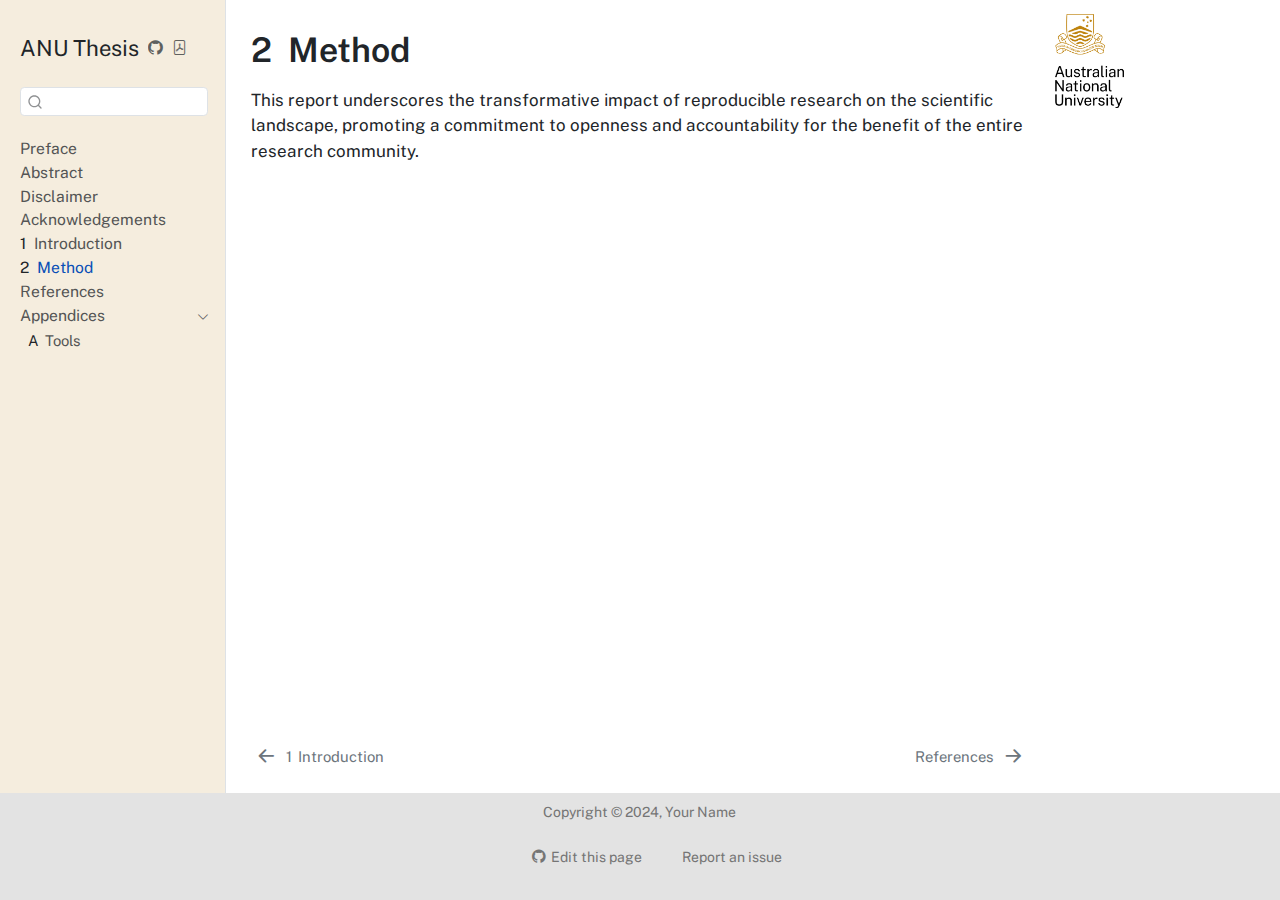
<file: docs/chapter2.html>
<!DOCTYPE html>
<html xmlns="http://www.w3.org/1999/xhtml" lang="en" xml:lang="en"><head>

<meta charset="utf-8">
<meta name="generator" content="quarto-1.4.545">

<meta name="viewport" content="width=device-width, initial-scale=1.0, user-scalable=yes">


<title>ANU Thesis - 2&nbsp; Method</title>
<style>
code{white-space: pre-wrap;}
span.smallcaps{font-variant: small-caps;}
div.columns{display: flex; gap: min(4vw, 1.5em);}
div.column{flex: auto; overflow-x: auto;}
div.hanging-indent{margin-left: 1.5em; text-indent: -1.5em;}
ul.task-list{list-style: none;}
ul.task-list li input[type="checkbox"] {
  width: 0.8em;
  margin: 0 0.8em 0.2em -1em; /* quarto-specific, see https://github.com/quarto-dev/quarto-cli/issues/4556 */ 
  vertical-align: middle;
}
</style>


<script src="site_libs/quarto-nav/quarto-nav.js"></script>
<script src="site_libs/quarto-nav/headroom.min.js"></script>
<script src="site_libs/clipboard/clipboard.min.js"></script>
<script src="site_libs/quarto-search/autocomplete.umd.js"></script>
<script src="site_libs/quarto-search/fuse.min.js"></script>
<script src="site_libs/quarto-search/quarto-search.js"></script>
<meta name="quarto:offset" content="./">
<link href="./references.html" rel="next">
<link href="./chapter1.html" rel="prev">
<link href="site_libs/quarto-contrib/quarto-project/anu-thesis/assets/ANU_Favicon_Inversed_Gold.png" rel="icon" type="image/png">
<script src="site_libs/quarto-html/quarto.js"></script>
<script src="site_libs/quarto-html/popper.min.js"></script>
<script src="site_libs/quarto-html/tippy.umd.min.js"></script>
<script src="site_libs/quarto-html/anchor.min.js"></script>
<link href="site_libs/quarto-html/tippy.css" rel="stylesheet">
<link href="site_libs/quarto-html/quarto-syntax-highlighting.css" rel="stylesheet" id="quarto-text-highlighting-styles">
<script src="site_libs/bootstrap/bootstrap.min.js"></script>
<link href="site_libs/bootstrap/bootstrap-icons.css" rel="stylesheet">
<link href="site_libs/bootstrap/bootstrap.min.css" rel="stylesheet" id="quarto-bootstrap" data-mode="light">
<script id="quarto-search-options" type="application/json">{
  "location": "sidebar",
  "copy-button": false,
  "collapse-after": 3,
  "panel-placement": "start",
  "type": "textbox",
  "limit": 50,
  "keyboard-shortcut": [
    "f",
    "/",
    "s"
  ],
  "show-item-context": false,
  "language": {
    "search-no-results-text": "No results",
    "search-matching-documents-text": "matching documents",
    "search-copy-link-title": "Copy link to search",
    "search-hide-matches-text": "Hide additional matches",
    "search-more-match-text": "more match in this document",
    "search-more-matches-text": "more matches in this document",
    "search-clear-button-title": "Clear",
    "search-text-placeholder": "",
    "search-detached-cancel-button-title": "Cancel",
    "search-submit-button-title": "Submit",
    "search-label": "Search"
  }
}</script>
<script async="" src="https://hypothes.is/embed.js"></script>
<script>
  window.document.addEventListener("DOMContentLoaded", function (_event) {
    document.body.classList.add('hypothesis-enabled');
  });
</script>


<link rel="stylesheet" href="site_libs/quarto-contrib/quarto-project/anu-thesis/assets/css/all.css">
</head>

<body class="nav-sidebar docked">

<div id="quarto-search-results"></div>
  <header id="quarto-header" class="headroom fixed-top">
  <nav class="quarto-secondary-nav">
    <div class="container-fluid d-flex">
      <button type="button" class="quarto-btn-toggle btn" data-bs-toggle="collapse" data-bs-target=".quarto-sidebar-collapse-item" aria-controls="quarto-sidebar" aria-expanded="false" aria-label="Toggle sidebar navigation" onclick="if (window.quartoToggleHeadroom) { window.quartoToggleHeadroom(); }">
        <i class="bi bi-layout-text-sidebar-reverse"></i>
      </button>
        <nav class="quarto-page-breadcrumbs" aria-label="breadcrumb"><ol class="breadcrumb"><li class="breadcrumb-item"><a href="./chapter2.html"><span class="chapter-number">2</span>&nbsp; <span class="chapter-title">Method</span></a></li></ol></nav>
        <a class="flex-grow-1" role="button" data-bs-toggle="collapse" data-bs-target=".quarto-sidebar-collapse-item" aria-controls="quarto-sidebar" aria-expanded="false" aria-label="Toggle sidebar navigation" onclick="if (window.quartoToggleHeadroom) { window.quartoToggleHeadroom(); }">      
        </a>
      <button type="button" class="btn quarto-search-button" aria-label="" onclick="window.quartoOpenSearch();">
        <i class="bi bi-search"></i>
      </button>
    </div>
  </nav>
</header>
<!-- content -->
<div id="quarto-content" class="quarto-container page-columns page-rows-contents page-layout-article">
<!-- sidebar -->
  <nav id="quarto-sidebar" class="sidebar collapse collapse-horizontal quarto-sidebar-collapse-item sidebar-navigation docked overflow-auto">
    <div class="pt-lg-2 mt-2 text-left sidebar-header">
    <div class="sidebar-title mb-0 py-0">
      <a href="./">ANU Thesis</a> 
        <div class="sidebar-tools-main">
    <a href="https://github.com/anuopensci/quarto-anu-thesis" title="Source Code" class="quarto-navigation-tool px-1" aria-label="Source Code"><i class="bi bi-github"></i></a>
    <a href="./thesis.pdf" title="Download PDF" class="quarto-navigation-tool px-1" aria-label="Download PDF"><i class="bi bi-file-pdf"></i></a>
</div>
    </div>
      </div>
        <div class="mt-2 flex-shrink-0 align-items-center">
        <div class="sidebar-search">
        <div id="quarto-search" class="" title="Search"></div>
        </div>
        </div>
    <div class="sidebar-menu-container"> 
    <ul class="list-unstyled mt-1">
        <li class="sidebar-item">
  <div class="sidebar-item-container"> 
  <a href="./index.html" class="sidebar-item-text sidebar-link">
 <span class="menu-text">Preface</span></a>
  </div>
</li>
        <li class="sidebar-item">
  <div class="sidebar-item-container"> 
  <a href="./abstract.html" class="sidebar-item-text sidebar-link">
 <span class="menu-text">Abstract</span></a>
  </div>
</li>
        <li class="sidebar-item">
  <div class="sidebar-item-container"> 
  <a href="./disclaimer.html" class="sidebar-item-text sidebar-link">
 <span class="menu-text">Disclaimer</span></a>
  </div>
</li>
        <li class="sidebar-item">
  <div class="sidebar-item-container"> 
  <a href="./acknowledgements.html" class="sidebar-item-text sidebar-link">
 <span class="menu-text">Acknowledgements</span></a>
  </div>
</li>
        <li class="sidebar-item">
  <div class="sidebar-item-container"> 
  <a href="./chapter1.html" class="sidebar-item-text sidebar-link">
 <span class="menu-text"><span class="chapter-number">1</span>&nbsp; <span class="chapter-title">Introduction</span></span></a>
  </div>
</li>
        <li class="sidebar-item">
  <div class="sidebar-item-container"> 
  <a href="./chapter2.html" class="sidebar-item-text sidebar-link active">
 <span class="menu-text"><span class="chapter-number">2</span>&nbsp; <span class="chapter-title">Method</span></span></a>
  </div>
</li>
        <li class="sidebar-item">
  <div class="sidebar-item-container"> 
  <a href="./references.html" class="sidebar-item-text sidebar-link">
 <span class="menu-text">References</span></a>
  </div>
</li>
        <li class="sidebar-item sidebar-item-section">
      <div class="sidebar-item-container"> 
            <a class="sidebar-item-text sidebar-link text-start" data-bs-toggle="collapse" data-bs-target="#quarto-sidebar-section-1" aria-expanded="true">
 <span class="menu-text">Appendices</span></a>
          <a class="sidebar-item-toggle text-start" data-bs-toggle="collapse" data-bs-target="#quarto-sidebar-section-1" aria-expanded="true" aria-label="Toggle section">
            <i class="bi bi-chevron-right ms-2"></i>
          </a> 
      </div>
      <ul id="quarto-sidebar-section-1" class="collapse list-unstyled sidebar-section depth1 show">  
          <li class="sidebar-item">
  <div class="sidebar-item-container"> 
  <a href="./tools.html" class="sidebar-item-text sidebar-link">
 <span class="menu-text"><span class="chapter-number">A</span>&nbsp; <span class="chapter-title">Tools</span></span></a>
  </div>
</li>
      </ul>
  </li>
    </ul>
    </div>
</nav>
<div id="quarto-sidebar-glass" class="quarto-sidebar-collapse-item" data-bs-toggle="collapse" data-bs-target=".quarto-sidebar-collapse-item"></div>
<!-- margin-sidebar -->
    <div id="quarto-margin-sidebar" class="sidebar margin-sidebar"><div class="quarto-margin-header"><div class="margin-header-item">
<p><img src="images/ANU_Primary_Vertical_GoldBlack.png" class="logo img-fluid"></p>
</div></div>
        
    </div>
<!-- main -->
<main class="content" id="quarto-document-content">

<header id="title-block-header" class="quarto-title-block default">
<div class="quarto-title">
<h1 class="title"><span id="sec-method" class="quarto-section-identifier"><span class="chapter-number">2</span>&nbsp; <span class="chapter-title">Method</span></span></h1>
</div>


<div class="quarto-title-anu-block">


<div class="quarto-title-meta">

  
  
  </div>





</div>

</header>


<p>This report underscores the transformative impact of reproducible research on the scientific landscape, promoting a commitment to openness and accountability for the benefit of the entire research community.</p>



</main> <!-- /main -->
<script id="quarto-html-after-body" type="application/javascript">
window.document.addEventListener("DOMContentLoaded", function (event) {
  const toggleBodyColorMode = (bsSheetEl) => {
    const mode = bsSheetEl.getAttribute("data-mode");
    const bodyEl = window.document.querySelector("body");
    if (mode === "dark") {
      bodyEl.classList.add("quarto-dark");
      bodyEl.classList.remove("quarto-light");
    } else {
      bodyEl.classList.add("quarto-light");
      bodyEl.classList.remove("quarto-dark");
    }
  }
  const toggleBodyColorPrimary = () => {
    const bsSheetEl = window.document.querySelector("link#quarto-bootstrap");
    if (bsSheetEl) {
      toggleBodyColorMode(bsSheetEl);
    }
  }
  toggleBodyColorPrimary();  
  const icon = "";
  const anchorJS = new window.AnchorJS();
  anchorJS.options = {
    placement: 'right',
    icon: icon
  };
  anchorJS.add('.anchored');
  const isCodeAnnotation = (el) => {
    for (const clz of el.classList) {
      if (clz.startsWith('code-annotation-')) {                     
        return true;
      }
    }
    return false;
  }
  const clipboard = new window.ClipboardJS('.code-copy-button', {
    text: function(trigger) {
      const codeEl = trigger.previousElementSibling.cloneNode(true);
      for (const childEl of codeEl.children) {
        if (isCodeAnnotation(childEl)) {
          childEl.remove();
        }
      }
      return codeEl.innerText;
    }
  });
  clipboard.on('success', function(e) {
    // button target
    const button = e.trigger;
    // don't keep focus
    button.blur();
    // flash "checked"
    button.classList.add('code-copy-button-checked');
    var currentTitle = button.getAttribute("title");
    button.setAttribute("title", "Copied!");
    let tooltip;
    if (window.bootstrap) {
      button.setAttribute("data-bs-toggle", "tooltip");
      button.setAttribute("data-bs-placement", "left");
      button.setAttribute("data-bs-title", "Copied!");
      tooltip = new bootstrap.Tooltip(button, 
        { trigger: "manual", 
          customClass: "code-copy-button-tooltip",
          offset: [0, -8]});
      tooltip.show();    
    }
    setTimeout(function() {
      if (tooltip) {
        tooltip.hide();
        button.removeAttribute("data-bs-title");
        button.removeAttribute("data-bs-toggle");
        button.removeAttribute("data-bs-placement");
      }
      button.setAttribute("title", currentTitle);
      button.classList.remove('code-copy-button-checked');
    }, 1000);
    // clear code selection
    e.clearSelection();
  });
  function tippyHover(el, contentFn, onTriggerFn, onUntriggerFn) {
    const config = {
      allowHTML: true,
      maxWidth: 500,
      delay: 100,
      arrow: false,
      appendTo: function(el) {
          return el.parentElement;
      },
      interactive: true,
      interactiveBorder: 10,
      theme: 'quarto',
      placement: 'bottom-start',
    };
    if (contentFn) {
      config.content = contentFn;
    }
    if (onTriggerFn) {
      config.onTrigger = onTriggerFn;
    }
    if (onUntriggerFn) {
      config.onUntrigger = onUntriggerFn;
    }
    window.tippy(el, config); 
  }
  const noterefs = window.document.querySelectorAll('a[role="doc-noteref"]');
  for (var i=0; i<noterefs.length; i++) {
    const ref = noterefs[i];
    tippyHover(ref, function() {
      // use id or data attribute instead here
      let href = ref.getAttribute('data-footnote-href') || ref.getAttribute('href');
      try { href = new URL(href).hash; } catch {}
      const id = href.replace(/^#\/?/, "");
      const note = window.document.getElementById(id);
      return note.innerHTML;
    });
  }
  const xrefs = window.document.querySelectorAll('a.quarto-xref');
  const processXRef = (id, note) => {
    // Strip column container classes
    const stripColumnClz = (el) => {
      el.classList.remove("page-full", "page-columns");
      if (el.children) {
        for (const child of el.children) {
          stripColumnClz(child);
        }
      }
    }
    stripColumnClz(note)
    if (id === null || id.startsWith('sec-')) {
      // Special case sections, only their first couple elements
      const container = document.createElement("div");
      if (note.children && note.children.length > 2) {
        container.appendChild(note.children[0].cloneNode(true));
        for (let i = 1; i < note.children.length; i++) {
          const child = note.children[i];
          if (child.tagName === "P" && child.innerText === "") {
            continue;
          } else {
            container.appendChild(child.cloneNode(true));
            break;
          }
        }
        if (window.Quarto?.typesetMath) {
          window.Quarto.typesetMath(container);
        }
        return container.innerHTML
      } else {
        if (window.Quarto?.typesetMath) {
          window.Quarto.typesetMath(note);
        }
        return note.innerHTML;
      }
    } else {
      // Remove any anchor links if they are present
      const anchorLink = note.querySelector('a.anchorjs-link');
      if (anchorLink) {
        anchorLink.remove();
      }
      if (window.Quarto?.typesetMath) {
        window.Quarto.typesetMath(note);
      }
      // TODO in 1.5, we should make sure this works without a callout special case
      if (note.classList.contains("callout")) {
        return note.outerHTML;
      } else {
        return note.innerHTML;
      }
    }
  }
  for (var i=0; i<xrefs.length; i++) {
    const xref = xrefs[i];
    tippyHover(xref, undefined, function(instance) {
      instance.disable();
      let url = xref.getAttribute('href');
      let hash = undefined; 
      if (url.startsWith('#')) {
        hash = url;
      } else {
        try { hash = new URL(url).hash; } catch {}
      }
      if (hash) {
        const id = hash.replace(/^#\/?/, "");
        const note = window.document.getElementById(id);
        if (note !== null) {
          try {
            const html = processXRef(id, note.cloneNode(true));
            instance.setContent(html);
          } finally {
            instance.enable();
            instance.show();
          }
        } else {
          // See if we can fetch this
          fetch(url.split('#')[0])
          .then(res => res.text())
          .then(html => {
            const parser = new DOMParser();
            const htmlDoc = parser.parseFromString(html, "text/html");
            const note = htmlDoc.getElementById(id);
            if (note !== null) {
              const html = processXRef(id, note);
              instance.setContent(html);
            } 
          }).finally(() => {
            instance.enable();
            instance.show();
          });
        }
      } else {
        // See if we can fetch a full url (with no hash to target)
        // This is a special case and we should probably do some content thinning / targeting
        fetch(url)
        .then(res => res.text())
        .then(html => {
          const parser = new DOMParser();
          const htmlDoc = parser.parseFromString(html, "text/html");
          const note = htmlDoc.querySelector('main.content');
          if (note !== null) {
            // This should only happen for chapter cross references
            // (since there is no id in the URL)
            // remove the first header
            if (note.children.length > 0 && note.children[0].tagName === "HEADER") {
              note.children[0].remove();
            }
            const html = processXRef(null, note);
            instance.setContent(html);
          } 
        }).finally(() => {
          instance.enable();
          instance.show();
        });
      }
    }, function(instance) {
    });
  }
      let selectedAnnoteEl;
      const selectorForAnnotation = ( cell, annotation) => {
        let cellAttr = 'data-code-cell="' + cell + '"';
        let lineAttr = 'data-code-annotation="' +  annotation + '"';
        const selector = 'span[' + cellAttr + '][' + lineAttr + ']';
        return selector;
      }
      const selectCodeLines = (annoteEl) => {
        const doc = window.document;
        const targetCell = annoteEl.getAttribute("data-target-cell");
        const targetAnnotation = annoteEl.getAttribute("data-target-annotation");
        const annoteSpan = window.document.querySelector(selectorForAnnotation(targetCell, targetAnnotation));
        const lines = annoteSpan.getAttribute("data-code-lines").split(",");
        const lineIds = lines.map((line) => {
          return targetCell + "-" + line;
        })
        let top = null;
        let height = null;
        let parent = null;
        if (lineIds.length > 0) {
            //compute the position of the single el (top and bottom and make a div)
            const el = window.document.getElementById(lineIds[0]);
            top = el.offsetTop;
            height = el.offsetHeight;
            parent = el.parentElement.parentElement;
          if (lineIds.length > 1) {
            const lastEl = window.document.getElementById(lineIds[lineIds.length - 1]);
            const bottom = lastEl.offsetTop + lastEl.offsetHeight;
            height = bottom - top;
          }
          if (top !== null && height !== null && parent !== null) {
            // cook up a div (if necessary) and position it 
            let div = window.document.getElementById("code-annotation-line-highlight");
            if (div === null) {
              div = window.document.createElement("div");
              div.setAttribute("id", "code-annotation-line-highlight");
              div.style.position = 'absolute';
              parent.appendChild(div);
            }
            div.style.top = top - 2 + "px";
            div.style.height = height + 4 + "px";
            div.style.left = 0;
            let gutterDiv = window.document.getElementById("code-annotation-line-highlight-gutter");
            if (gutterDiv === null) {
              gutterDiv = window.document.createElement("div");
              gutterDiv.setAttribute("id", "code-annotation-line-highlight-gutter");
              gutterDiv.style.position = 'absolute';
              const codeCell = window.document.getElementById(targetCell);
              const gutter = codeCell.querySelector('.code-annotation-gutter');
              gutter.appendChild(gutterDiv);
            }
            gutterDiv.style.top = top - 2 + "px";
            gutterDiv.style.height = height + 4 + "px";
          }
          selectedAnnoteEl = annoteEl;
        }
      };
      const unselectCodeLines = () => {
        const elementsIds = ["code-annotation-line-highlight", "code-annotation-line-highlight-gutter"];
        elementsIds.forEach((elId) => {
          const div = window.document.getElementById(elId);
          if (div) {
            div.remove();
          }
        });
        selectedAnnoteEl = undefined;
      };
        // Handle positioning of the toggle
    window.addEventListener(
      "resize",
      throttle(() => {
        elRect = undefined;
        if (selectedAnnoteEl) {
          selectCodeLines(selectedAnnoteEl);
        }
      }, 10)
    );
    function throttle(fn, ms) {
    let throttle = false;
    let timer;
      return (...args) => {
        if(!throttle) { // first call gets through
            fn.apply(this, args);
            throttle = true;
        } else { // all the others get throttled
            if(timer) clearTimeout(timer); // cancel #2
            timer = setTimeout(() => {
              fn.apply(this, args);
              timer = throttle = false;
            }, ms);
        }
      };
    }
      // Attach click handler to the DT
      const annoteDls = window.document.querySelectorAll('dt[data-target-cell]');
      for (const annoteDlNode of annoteDls) {
        annoteDlNode.addEventListener('click', (event) => {
          const clickedEl = event.target;
          if (clickedEl !== selectedAnnoteEl) {
            unselectCodeLines();
            const activeEl = window.document.querySelector('dt[data-target-cell].code-annotation-active');
            if (activeEl) {
              activeEl.classList.remove('code-annotation-active');
            }
            selectCodeLines(clickedEl);
            clickedEl.classList.add('code-annotation-active');
          } else {
            // Unselect the line
            unselectCodeLines();
            clickedEl.classList.remove('code-annotation-active');
          }
        });
      }
  const findCites = (el) => {
    const parentEl = el.parentElement;
    if (parentEl) {
      const cites = parentEl.dataset.cites;
      if (cites) {
        return {
          el,
          cites: cites.split(' ')
        };
      } else {
        return findCites(el.parentElement)
      }
    } else {
      return undefined;
    }
  };
  var bibliorefs = window.document.querySelectorAll('a[role="doc-biblioref"]');
  for (var i=0; i<bibliorefs.length; i++) {
    const ref = bibliorefs[i];
    const citeInfo = findCites(ref);
    if (citeInfo) {
      tippyHover(citeInfo.el, function() {
        var popup = window.document.createElement('div');
        citeInfo.cites.forEach(function(cite) {
          var citeDiv = window.document.createElement('div');
          citeDiv.classList.add('hanging-indent');
          citeDiv.classList.add('csl-entry');
          var biblioDiv = window.document.getElementById('ref-' + cite);
          if (biblioDiv) {
            citeDiv.innerHTML = biblioDiv.innerHTML;
          }
          popup.appendChild(citeDiv);
        });
        return popup.innerHTML;
      });
    }
  }
});
</script>
<nav class="page-navigation">
  <div class="nav-page nav-page-previous">
      <a href="./chapter1.html" class="pagination-link  aria-label=" &lt;span="">
        <i class="bi bi-arrow-left-short"></i> <span class="nav-page-text"><span class="chapter-number">1</span>&nbsp; <span class="chapter-title">Introduction</span></span>
      </a>          
  </div>
  <div class="nav-page nav-page-next">
      <a href="./references.html" class="pagination-link" aria-label="References">
        <span class="nav-page-text">References</span> <i class="bi bi-arrow-right-short"></i>
      </a>
  </div>
</nav>
</div> <!-- /content -->
<footer class="footer">
  <div class="nav-footer">
    <div class="nav-footer-left">
      &nbsp;
    </div>   
    <div class="nav-footer-center">
<p>Copyright © 2024, Your Name</p>
<div class="toc-actions"><ul><li><a href="https://github.com/anuopensci/quarto-anu-thesis/edit/main/chapter2.qmd" class="toc-action"><i class="bi bi-github"></i>Edit this page</a></li><li><a href="https://github.com/anuopensci/quarto-anu-thesis/issues/new" class="toc-action"><i class="bi empty"></i>Report an issue</a></li></ul></div></div>
    <div class="nav-footer-right">
      &nbsp;
    </div>
  </div>
</footer>




</body></html>
</file>
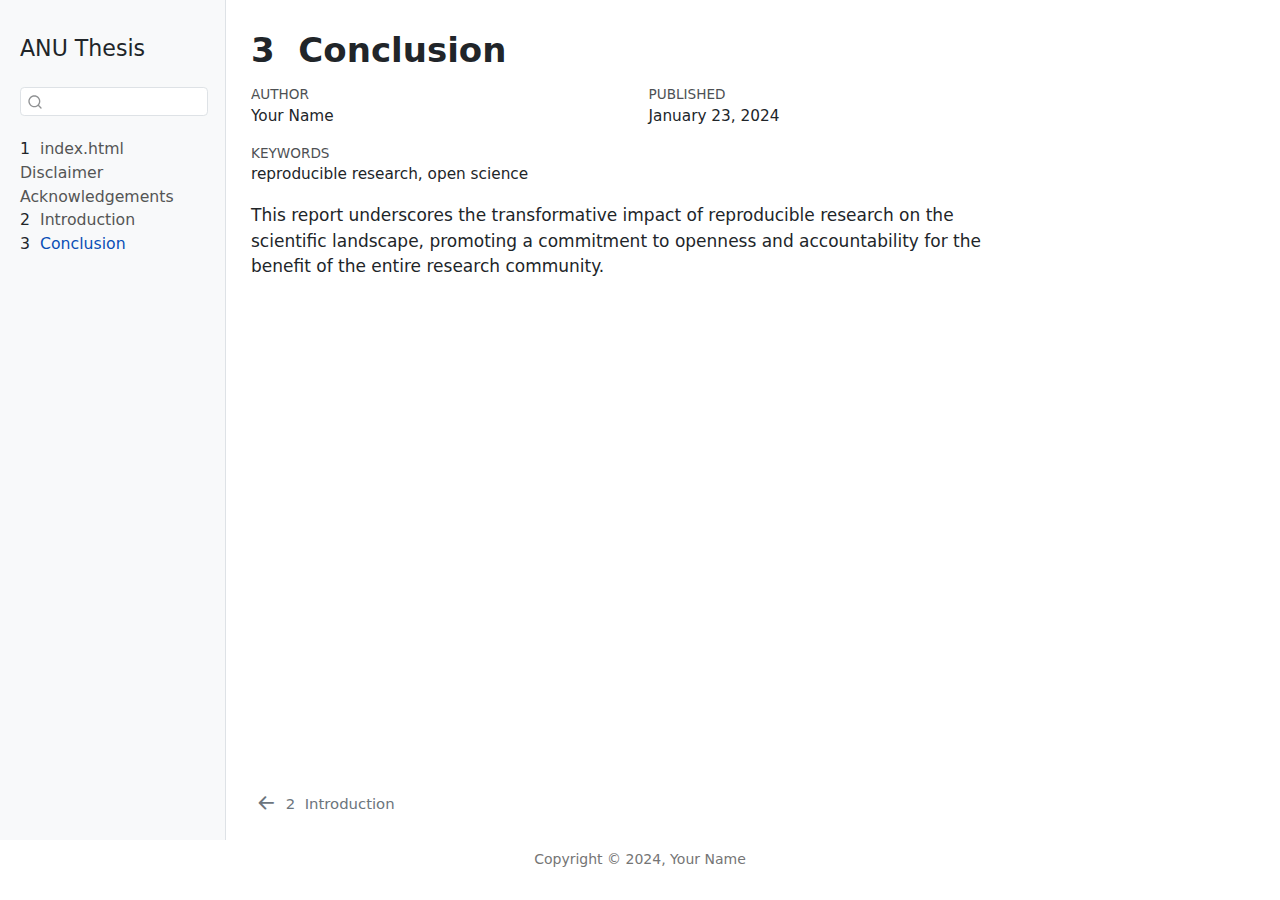
<file: docs/conclusion.html>
<!DOCTYPE html>
<html xmlns="http://www.w3.org/1999/xhtml" lang="en" xml:lang="en"><head>

<meta charset="utf-8">
<meta name="generator" content="quarto-1.4.545">

<meta name="viewport" content="width=device-width, initial-scale=1.0, user-scalable=yes">

<meta name="author" content="Your Name">
<meta name="dcterms.date" content="2024-01-23">
<meta name="keywords" content="reproducible research, open science">

<title>ANU Thesis - 3&nbsp; Conclusion</title>
<style>
code{white-space: pre-wrap;}
span.smallcaps{font-variant: small-caps;}
div.columns{display: flex; gap: min(4vw, 1.5em);}
div.column{flex: auto; overflow-x: auto;}
div.hanging-indent{margin-left: 1.5em; text-indent: -1.5em;}
ul.task-list{list-style: none;}
ul.task-list li input[type="checkbox"] {
  width: 0.8em;
  margin: 0 0.8em 0.2em -1em; /* quarto-specific, see https://github.com/quarto-dev/quarto-cli/issues/4556 */ 
  vertical-align: middle;
}
</style>


<script src="site_libs/quarto-nav/quarto-nav.js"></script>
<script src="site_libs/quarto-nav/headroom.min.js"></script>
<script src="site_libs/clipboard/clipboard.min.js"></script>
<script src="site_libs/quarto-search/autocomplete.umd.js"></script>
<script src="site_libs/quarto-search/fuse.min.js"></script>
<script src="site_libs/quarto-search/quarto-search.js"></script>
<meta name="quarto:offset" content="./">
<link href="./intro.html" rel="prev">
<script src="site_libs/quarto-html/quarto.js"></script>
<script src="site_libs/quarto-html/popper.min.js"></script>
<script src="site_libs/quarto-html/tippy.umd.min.js"></script>
<script src="site_libs/quarto-html/anchor.min.js"></script>
<link href="site_libs/quarto-html/tippy.css" rel="stylesheet">
<link href="site_libs/quarto-html/quarto-syntax-highlighting.css" rel="stylesheet" id="quarto-text-highlighting-styles">
<script src="site_libs/bootstrap/bootstrap.min.js"></script>
<link href="site_libs/bootstrap/bootstrap-icons.css" rel="stylesheet">
<link href="site_libs/bootstrap/bootstrap.min.css" rel="stylesheet" id="quarto-bootstrap" data-mode="light">
<script id="quarto-search-options" type="application/json">{
  "location": "sidebar",
  "copy-button": false,
  "collapse-after": 3,
  "panel-placement": "start",
  "type": "textbox",
  "limit": 50,
  "keyboard-shortcut": [
    "f",
    "/",
    "s"
  ],
  "show-item-context": false,
  "language": {
    "search-no-results-text": "No results",
    "search-matching-documents-text": "matching documents",
    "search-copy-link-title": "Copy link to search",
    "search-hide-matches-text": "Hide additional matches",
    "search-more-match-text": "more match in this document",
    "search-more-matches-text": "more matches in this document",
    "search-clear-button-title": "Clear",
    "search-text-placeholder": "",
    "search-detached-cancel-button-title": "Cancel",
    "search-submit-button-title": "Submit",
    "search-label": "Search"
  }
}</script>


</head>

<body class="nav-sidebar docked">

<div id="quarto-search-results"></div>
  <header id="quarto-header" class="headroom fixed-top">
  <nav class="quarto-secondary-nav">
    <div class="container-fluid d-flex">
      <button type="button" class="quarto-btn-toggle btn" data-bs-toggle="collapse" data-bs-target=".quarto-sidebar-collapse-item" aria-controls="quarto-sidebar" aria-expanded="false" aria-label="Toggle sidebar navigation" onclick="if (window.quartoToggleHeadroom) { window.quartoToggleHeadroom(); }">
        <i class="bi bi-layout-text-sidebar-reverse"></i>
      </button>
        <nav class="quarto-page-breadcrumbs" aria-label="breadcrumb"><ol class="breadcrumb"><li class="breadcrumb-item"><a href="./conclusion.html"><span class="chapter-number">3</span>&nbsp; <span class="chapter-title">Conclusion</span></a></li></ol></nav>
        <a class="flex-grow-1" role="button" data-bs-toggle="collapse" data-bs-target=".quarto-sidebar-collapse-item" aria-controls="quarto-sidebar" aria-expanded="false" aria-label="Toggle sidebar navigation" onclick="if (window.quartoToggleHeadroom) { window.quartoToggleHeadroom(); }">      
        </a>
      <button type="button" class="btn quarto-search-button" aria-label="" onclick="window.quartoOpenSearch();">
        <i class="bi bi-search"></i>
      </button>
    </div>
  </nav>
</header>
<!-- content -->
<div id="quarto-content" class="quarto-container page-columns page-rows-contents page-layout-article">
<!-- sidebar -->
  <nav id="quarto-sidebar" class="sidebar collapse collapse-horizontal quarto-sidebar-collapse-item sidebar-navigation docked overflow-auto">
    <div class="pt-lg-2 mt-2 text-left sidebar-header">
    <div class="sidebar-title mb-0 py-0">
      <a href="./">ANU Thesis</a> 
    </div>
      </div>
        <div class="mt-2 flex-shrink-0 align-items-center">
        <div class="sidebar-search">
        <div id="quarto-search" class="" title="Search"></div>
        </div>
        </div>
    <div class="sidebar-menu-container"> 
    <ul class="list-unstyled mt-1">
        <li class="sidebar-item">
  <div class="sidebar-item-container"> 
  <a href="./index.html" class="sidebar-item-text sidebar-link">
 <span class="menu-text"><span class="chapter-number">1</span>&nbsp; <span class="chapter-title">index.html</span></span></a>
  </div>
</li>
        <li class="sidebar-item">
  <div class="sidebar-item-container"> 
  <a href="./disclaimer.html" class="sidebar-item-text sidebar-link">
 <span class="menu-text">Disclaimer</span></a>
  </div>
</li>
        <li class="sidebar-item">
  <div class="sidebar-item-container"> 
  <a href="./acknowledgements.html" class="sidebar-item-text sidebar-link">
 <span class="menu-text">Acknowledgements</span></a>
  </div>
</li>
        <li class="sidebar-item">
  <div class="sidebar-item-container"> 
  <a href="./intro.html" class="sidebar-item-text sidebar-link">
 <span class="menu-text"><span class="chapter-number">2</span>&nbsp; <span class="chapter-title">Introduction</span></span></a>
  </div>
</li>
        <li class="sidebar-item">
  <div class="sidebar-item-container"> 
  <a href="./conclusion.html" class="sidebar-item-text sidebar-link active">
 <span class="menu-text"><span class="chapter-number">3</span>&nbsp; <span class="chapter-title">Conclusion</span></span></a>
  </div>
</li>
    </ul>
    </div>
</nav>
<div id="quarto-sidebar-glass" class="quarto-sidebar-collapse-item" data-bs-toggle="collapse" data-bs-target=".quarto-sidebar-collapse-item"></div>
<!-- margin-sidebar -->
    <div id="quarto-margin-sidebar" class="sidebar margin-sidebar">
        
    </div>
<!-- main -->
<main class="content" id="quarto-document-content">

<header id="title-block-header" class="quarto-title-block default">
<div class="quarto-title">
<h1 class="title"><span class="chapter-number">3</span>&nbsp; <span class="chapter-title">Conclusion</span></h1>
</div>



<div class="quarto-title-meta">

    <div>
    <div class="quarto-title-meta-heading">Author</div>
    <div class="quarto-title-meta-contents">
             <p>Your Name </p>
          </div>
  </div>
    
    <div>
    <div class="quarto-title-meta-heading">Published</div>
    <div class="quarto-title-meta-contents">
      <p class="date">January 23, 2024</p>
    </div>
  </div>
  
    
  </div>
  

<div>
  <div class="keywords">
    <div class="block-title">Keywords</div>
    <p>reproducible research, open science</p>
  </div>
</div>

</header>


<p>This report underscores the transformative impact of reproducible research on the scientific landscape, promoting a commitment to openness and accountability for the benefit of the entire research community.</p>



</main> <!-- /main -->
<script id="quarto-html-after-body" type="application/javascript">
window.document.addEventListener("DOMContentLoaded", function (event) {
  const toggleBodyColorMode = (bsSheetEl) => {
    const mode = bsSheetEl.getAttribute("data-mode");
    const bodyEl = window.document.querySelector("body");
    if (mode === "dark") {
      bodyEl.classList.add("quarto-dark");
      bodyEl.classList.remove("quarto-light");
    } else {
      bodyEl.classList.add("quarto-light");
      bodyEl.classList.remove("quarto-dark");
    }
  }
  const toggleBodyColorPrimary = () => {
    const bsSheetEl = window.document.querySelector("link#quarto-bootstrap");
    if (bsSheetEl) {
      toggleBodyColorMode(bsSheetEl);
    }
  }
  toggleBodyColorPrimary();  
  const icon = "";
  const anchorJS = new window.AnchorJS();
  anchorJS.options = {
    placement: 'right',
    icon: icon
  };
  anchorJS.add('.anchored');
  const isCodeAnnotation = (el) => {
    for (const clz of el.classList) {
      if (clz.startsWith('code-annotation-')) {                     
        return true;
      }
    }
    return false;
  }
  const clipboard = new window.ClipboardJS('.code-copy-button', {
    text: function(trigger) {
      const codeEl = trigger.previousElementSibling.cloneNode(true);
      for (const childEl of codeEl.children) {
        if (isCodeAnnotation(childEl)) {
          childEl.remove();
        }
      }
      return codeEl.innerText;
    }
  });
  clipboard.on('success', function(e) {
    // button target
    const button = e.trigger;
    // don't keep focus
    button.blur();
    // flash "checked"
    button.classList.add('code-copy-button-checked');
    var currentTitle = button.getAttribute("title");
    button.setAttribute("title", "Copied!");
    let tooltip;
    if (window.bootstrap) {
      button.setAttribute("data-bs-toggle", "tooltip");
      button.setAttribute("data-bs-placement", "left");
      button.setAttribute("data-bs-title", "Copied!");
      tooltip = new bootstrap.Tooltip(button, 
        { trigger: "manual", 
          customClass: "code-copy-button-tooltip",
          offset: [0, -8]});
      tooltip.show();    
    }
    setTimeout(function() {
      if (tooltip) {
        tooltip.hide();
        button.removeAttribute("data-bs-title");
        button.removeAttribute("data-bs-toggle");
        button.removeAttribute("data-bs-placement");
      }
      button.setAttribute("title", currentTitle);
      button.classList.remove('code-copy-button-checked');
    }, 1000);
    // clear code selection
    e.clearSelection();
  });
  function tippyHover(el, contentFn, onTriggerFn, onUntriggerFn) {
    const config = {
      allowHTML: true,
      maxWidth: 500,
      delay: 100,
      arrow: false,
      appendTo: function(el) {
          return el.parentElement;
      },
      interactive: true,
      interactiveBorder: 10,
      theme: 'quarto',
      placement: 'bottom-start',
    };
    if (contentFn) {
      config.content = contentFn;
    }
    if (onTriggerFn) {
      config.onTrigger = onTriggerFn;
    }
    if (onUntriggerFn) {
      config.onUntrigger = onUntriggerFn;
    }
    window.tippy(el, config); 
  }
  const noterefs = window.document.querySelectorAll('a[role="doc-noteref"]');
  for (var i=0; i<noterefs.length; i++) {
    const ref = noterefs[i];
    tippyHover(ref, function() {
      // use id or data attribute instead here
      let href = ref.getAttribute('data-footnote-href') || ref.getAttribute('href');
      try { href = new URL(href).hash; } catch {}
      const id = href.replace(/^#\/?/, "");
      const note = window.document.getElementById(id);
      return note.innerHTML;
    });
  }
  const xrefs = window.document.querySelectorAll('a.quarto-xref');
  const processXRef = (id, note) => {
    // Strip column container classes
    const stripColumnClz = (el) => {
      el.classList.remove("page-full", "page-columns");
      if (el.children) {
        for (const child of el.children) {
          stripColumnClz(child);
        }
      }
    }
    stripColumnClz(note)
    if (id === null || id.startsWith('sec-')) {
      // Special case sections, only their first couple elements
      const container = document.createElement("div");
      if (note.children && note.children.length > 2) {
        container.appendChild(note.children[0].cloneNode(true));
        for (let i = 1; i < note.children.length; i++) {
          const child = note.children[i];
          if (child.tagName === "P" && child.innerText === "") {
            continue;
          } else {
            container.appendChild(child.cloneNode(true));
            break;
          }
        }
        if (window.Quarto?.typesetMath) {
          window.Quarto.typesetMath(container);
        }
        return container.innerHTML
      } else {
        if (window.Quarto?.typesetMath) {
          window.Quarto.typesetMath(note);
        }
        return note.innerHTML;
      }
    } else {
      // Remove any anchor links if they are present
      const anchorLink = note.querySelector('a.anchorjs-link');
      if (anchorLink) {
        anchorLink.remove();
      }
      if (window.Quarto?.typesetMath) {
        window.Quarto.typesetMath(note);
      }
      // TODO in 1.5, we should make sure this works without a callout special case
      if (note.classList.contains("callout")) {
        return note.outerHTML;
      } else {
        return note.innerHTML;
      }
    }
  }
  for (var i=0; i<xrefs.length; i++) {
    const xref = xrefs[i];
    tippyHover(xref, undefined, function(instance) {
      instance.disable();
      let url = xref.getAttribute('href');
      let hash = undefined; 
      if (url.startsWith('#')) {
        hash = url;
      } else {
        try { hash = new URL(url).hash; } catch {}
      }
      if (hash) {
        const id = hash.replace(/^#\/?/, "");
        const note = window.document.getElementById(id);
        if (note !== null) {
          try {
            const html = processXRef(id, note.cloneNode(true));
            instance.setContent(html);
          } finally {
            instance.enable();
            instance.show();
          }
        } else {
          // See if we can fetch this
          fetch(url.split('#')[0])
          .then(res => res.text())
          .then(html => {
            const parser = new DOMParser();
            const htmlDoc = parser.parseFromString(html, "text/html");
            const note = htmlDoc.getElementById(id);
            if (note !== null) {
              const html = processXRef(id, note);
              instance.setContent(html);
            } 
          }).finally(() => {
            instance.enable();
            instance.show();
          });
        }
      } else {
        // See if we can fetch a full url (with no hash to target)
        // This is a special case and we should probably do some content thinning / targeting
        fetch(url)
        .then(res => res.text())
        .then(html => {
          const parser = new DOMParser();
          const htmlDoc = parser.parseFromString(html, "text/html");
          const note = htmlDoc.querySelector('main.content');
          if (note !== null) {
            // This should only happen for chapter cross references
            // (since there is no id in the URL)
            // remove the first header
            if (note.children.length > 0 && note.children[0].tagName === "HEADER") {
              note.children[0].remove();
            }
            const html = processXRef(null, note);
            instance.setContent(html);
          } 
        }).finally(() => {
          instance.enable();
          instance.show();
        });
      }
    }, function(instance) {
    });
  }
      let selectedAnnoteEl;
      const selectorForAnnotation = ( cell, annotation) => {
        let cellAttr = 'data-code-cell="' + cell + '"';
        let lineAttr = 'data-code-annotation="' +  annotation + '"';
        const selector = 'span[' + cellAttr + '][' + lineAttr + ']';
        return selector;
      }
      const selectCodeLines = (annoteEl) => {
        const doc = window.document;
        const targetCell = annoteEl.getAttribute("data-target-cell");
        const targetAnnotation = annoteEl.getAttribute("data-target-annotation");
        const annoteSpan = window.document.querySelector(selectorForAnnotation(targetCell, targetAnnotation));
        const lines = annoteSpan.getAttribute("data-code-lines").split(",");
        const lineIds = lines.map((line) => {
          return targetCell + "-" + line;
        })
        let top = null;
        let height = null;
        let parent = null;
        if (lineIds.length > 0) {
            //compute the position of the single el (top and bottom and make a div)
            const el = window.document.getElementById(lineIds[0]);
            top = el.offsetTop;
            height = el.offsetHeight;
            parent = el.parentElement.parentElement;
          if (lineIds.length > 1) {
            const lastEl = window.document.getElementById(lineIds[lineIds.length - 1]);
            const bottom = lastEl.offsetTop + lastEl.offsetHeight;
            height = bottom - top;
          }
          if (top !== null && height !== null && parent !== null) {
            // cook up a div (if necessary) and position it 
            let div = window.document.getElementById("code-annotation-line-highlight");
            if (div === null) {
              div = window.document.createElement("div");
              div.setAttribute("id", "code-annotation-line-highlight");
              div.style.position = 'absolute';
              parent.appendChild(div);
            }
            div.style.top = top - 2 + "px";
            div.style.height = height + 4 + "px";
            div.style.left = 0;
            let gutterDiv = window.document.getElementById("code-annotation-line-highlight-gutter");
            if (gutterDiv === null) {
              gutterDiv = window.document.createElement("div");
              gutterDiv.setAttribute("id", "code-annotation-line-highlight-gutter");
              gutterDiv.style.position = 'absolute';
              const codeCell = window.document.getElementById(targetCell);
              const gutter = codeCell.querySelector('.code-annotation-gutter');
              gutter.appendChild(gutterDiv);
            }
            gutterDiv.style.top = top - 2 + "px";
            gutterDiv.style.height = height + 4 + "px";
          }
          selectedAnnoteEl = annoteEl;
        }
      };
      const unselectCodeLines = () => {
        const elementsIds = ["code-annotation-line-highlight", "code-annotation-line-highlight-gutter"];
        elementsIds.forEach((elId) => {
          const div = window.document.getElementById(elId);
          if (div) {
            div.remove();
          }
        });
        selectedAnnoteEl = undefined;
      };
        // Handle positioning of the toggle
    window.addEventListener(
      "resize",
      throttle(() => {
        elRect = undefined;
        if (selectedAnnoteEl) {
          selectCodeLines(selectedAnnoteEl);
        }
      }, 10)
    );
    function throttle(fn, ms) {
    let throttle = false;
    let timer;
      return (...args) => {
        if(!throttle) { // first call gets through
            fn.apply(this, args);
            throttle = true;
        } else { // all the others get throttled
            if(timer) clearTimeout(timer); // cancel #2
            timer = setTimeout(() => {
              fn.apply(this, args);
              timer = throttle = false;
            }, ms);
        }
      };
    }
      // Attach click handler to the DT
      const annoteDls = window.document.querySelectorAll('dt[data-target-cell]');
      for (const annoteDlNode of annoteDls) {
        annoteDlNode.addEventListener('click', (event) => {
          const clickedEl = event.target;
          if (clickedEl !== selectedAnnoteEl) {
            unselectCodeLines();
            const activeEl = window.document.querySelector('dt[data-target-cell].code-annotation-active');
            if (activeEl) {
              activeEl.classList.remove('code-annotation-active');
            }
            selectCodeLines(clickedEl);
            clickedEl.classList.add('code-annotation-active');
          } else {
            // Unselect the line
            unselectCodeLines();
            clickedEl.classList.remove('code-annotation-active');
          }
        });
      }
  const findCites = (el) => {
    const parentEl = el.parentElement;
    if (parentEl) {
      const cites = parentEl.dataset.cites;
      if (cites) {
        return {
          el,
          cites: cites.split(' ')
        };
      } else {
        return findCites(el.parentElement)
      }
    } else {
      return undefined;
    }
  };
  var bibliorefs = window.document.querySelectorAll('a[role="doc-biblioref"]');
  for (var i=0; i<bibliorefs.length; i++) {
    const ref = bibliorefs[i];
    const citeInfo = findCites(ref);
    if (citeInfo) {
      tippyHover(citeInfo.el, function() {
        var popup = window.document.createElement('div');
        citeInfo.cites.forEach(function(cite) {
          var citeDiv = window.document.createElement('div');
          citeDiv.classList.add('hanging-indent');
          citeDiv.classList.add('csl-entry');
          var biblioDiv = window.document.getElementById('ref-' + cite);
          if (biblioDiv) {
            citeDiv.innerHTML = biblioDiv.innerHTML;
          }
          popup.appendChild(citeDiv);
        });
        return popup.innerHTML;
      });
    }
  }
});
</script>
<nav class="page-navigation">
  <div class="nav-page nav-page-previous">
      <a href="./intro.html" class="pagination-link  aria-label=" &lt;span="">
        <i class="bi bi-arrow-left-short"></i> <span class="nav-page-text"><span class="chapter-number">2</span>&nbsp; <span class="chapter-title">Introduction</span></span>
      </a>          
  </div>
  <div class="nav-page nav-page-next">
  </div>
</nav>
</div> <!-- /content -->
<footer class="footer">
  <div class="nav-footer">
    <div class="nav-footer-left">
      &nbsp;
    </div>   
    <div class="nav-footer-center">
<p>Copyright © 2024, Your Name</p>
</div>
    <div class="nav-footer-right">
      &nbsp;
    </div>
  </div>
</footer>




</body></html>
</file>
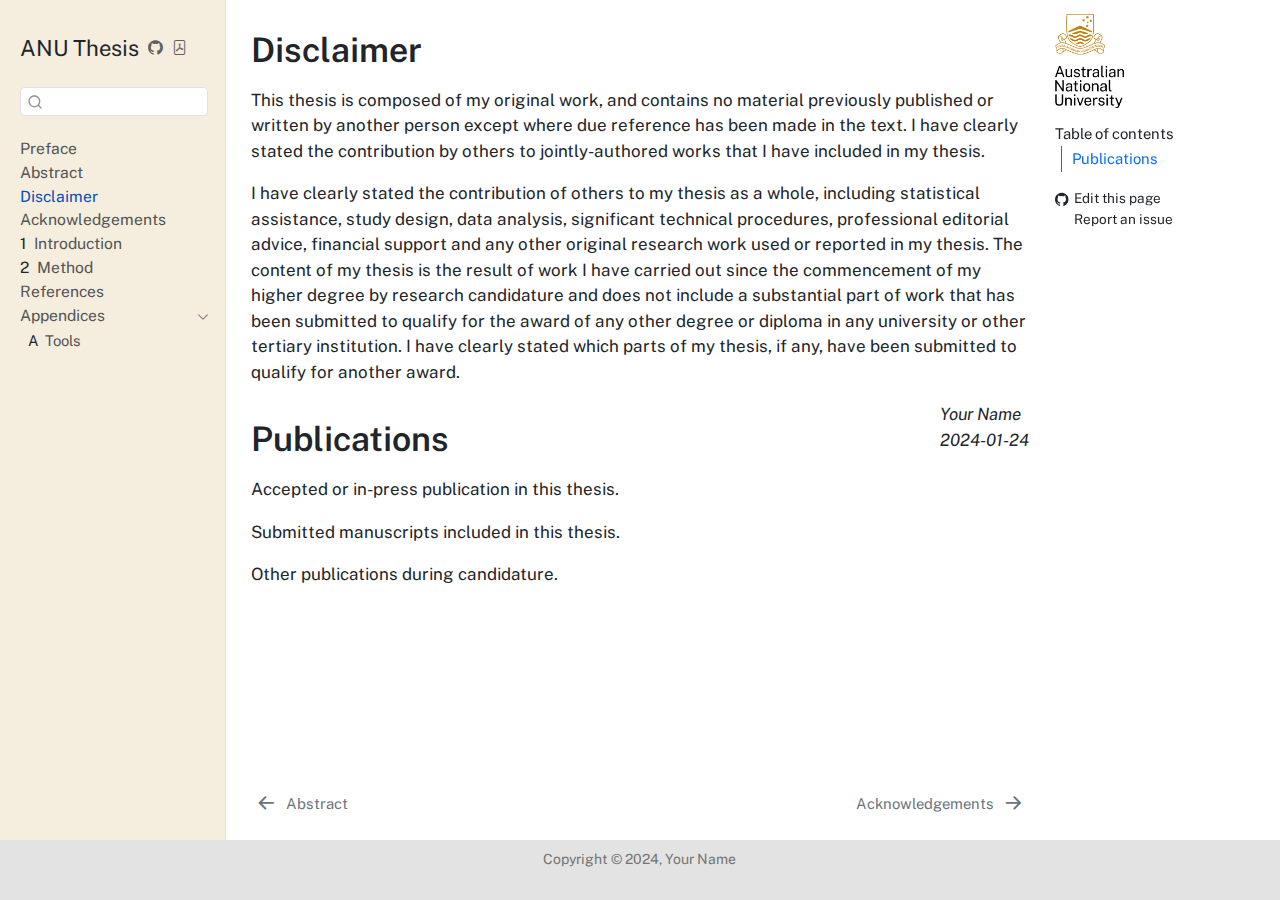
<file: docs/disclaimer.html>
<!DOCTYPE html>
<html xmlns="http://www.w3.org/1999/xhtml" lang="en" xml:lang="en"><head>

<meta charset="utf-8">
<meta name="generator" content="quarto-1.4.545">

<meta name="viewport" content="width=device-width, initial-scale=1.0, user-scalable=yes">


<title>ANU Thesis - Disclaimer</title>
<style>
code{white-space: pre-wrap;}
span.smallcaps{font-variant: small-caps;}
div.columns{display: flex; gap: min(4vw, 1.5em);}
div.column{flex: auto; overflow-x: auto;}
div.hanging-indent{margin-left: 1.5em; text-indent: -1.5em;}
ul.task-list{list-style: none;}
ul.task-list li input[type="checkbox"] {
  width: 0.8em;
  margin: 0 0.8em 0.2em -1em; /* quarto-specific, see https://github.com/quarto-dev/quarto-cli/issues/4556 */ 
  vertical-align: middle;
}
</style>


<script src="site_libs/quarto-nav/quarto-nav.js"></script>
<script src="site_libs/quarto-nav/headroom.min.js"></script>
<script src="site_libs/clipboard/clipboard.min.js"></script>
<script src="site_libs/quarto-search/autocomplete.umd.js"></script>
<script src="site_libs/quarto-search/fuse.min.js"></script>
<script src="site_libs/quarto-search/quarto-search.js"></script>
<meta name="quarto:offset" content="./">
<link href="./acknowledgements.html" rel="next">
<link href="./abstract.html" rel="prev">
<link href="site_libs/quarto-contrib/quarto-project/anu-thesis/assets/ANU_Favicon_Inversed_Gold.png" rel="icon" type="image/png">
<script src="site_libs/quarto-html/quarto.js"></script>
<script src="site_libs/quarto-html/popper.min.js"></script>
<script src="site_libs/quarto-html/tippy.umd.min.js"></script>
<script src="site_libs/quarto-html/anchor.min.js"></script>
<link href="site_libs/quarto-html/tippy.css" rel="stylesheet">
<link href="site_libs/quarto-html/quarto-syntax-highlighting.css" rel="stylesheet" id="quarto-text-highlighting-styles">
<script src="site_libs/bootstrap/bootstrap.min.js"></script>
<link href="site_libs/bootstrap/bootstrap-icons.css" rel="stylesheet">
<link href="site_libs/bootstrap/bootstrap.min.css" rel="stylesheet" id="quarto-bootstrap" data-mode="light">
<script id="quarto-search-options" type="application/json">{
  "location": "sidebar",
  "copy-button": false,
  "collapse-after": 3,
  "panel-placement": "start",
  "type": "textbox",
  "limit": 50,
  "keyboard-shortcut": [
    "f",
    "/",
    "s"
  ],
  "show-item-context": false,
  "language": {
    "search-no-results-text": "No results",
    "search-matching-documents-text": "matching documents",
    "search-copy-link-title": "Copy link to search",
    "search-hide-matches-text": "Hide additional matches",
    "search-more-match-text": "more match in this document",
    "search-more-matches-text": "more matches in this document",
    "search-clear-button-title": "Clear",
    "search-text-placeholder": "",
    "search-detached-cancel-button-title": "Cancel",
    "search-submit-button-title": "Submit",
    "search-label": "Search"
  }
}</script>
<script async="" src="https://hypothes.is/embed.js"></script>
<script>
  window.document.addEventListener("DOMContentLoaded", function (_event) {
    document.body.classList.add('hypothesis-enabled');
  });
</script>


<link rel="stylesheet" href="site_libs/quarto-contrib/quarto-project/anu-thesis/assets/css/all.css">
</head>

<body class="nav-sidebar docked">

<div id="quarto-search-results"></div>
  <header id="quarto-header" class="headroom fixed-top">
  <nav class="quarto-secondary-nav">
    <div class="container-fluid d-flex">
      <button type="button" class="quarto-btn-toggle btn" data-bs-toggle="collapse" data-bs-target=".quarto-sidebar-collapse-item" aria-controls="quarto-sidebar" aria-expanded="false" aria-label="Toggle sidebar navigation" onclick="if (window.quartoToggleHeadroom) { window.quartoToggleHeadroom(); }">
        <i class="bi bi-layout-text-sidebar-reverse"></i>
      </button>
        <nav class="quarto-page-breadcrumbs" aria-label="breadcrumb"><ol class="breadcrumb"><li class="breadcrumb-item"><a href="./disclaimer.html">Disclaimer</a></li></ol></nav>
        <a class="flex-grow-1" role="button" data-bs-toggle="collapse" data-bs-target=".quarto-sidebar-collapse-item" aria-controls="quarto-sidebar" aria-expanded="false" aria-label="Toggle sidebar navigation" onclick="if (window.quartoToggleHeadroom) { window.quartoToggleHeadroom(); }">      
        </a>
      <button type="button" class="btn quarto-search-button" aria-label="" onclick="window.quartoOpenSearch();">
        <i class="bi bi-search"></i>
      </button>
    </div>
  </nav>
</header>
<!-- content -->
<div id="quarto-content" class="quarto-container page-columns page-rows-contents page-layout-article">
<!-- sidebar -->
  <nav id="quarto-sidebar" class="sidebar collapse collapse-horizontal quarto-sidebar-collapse-item sidebar-navigation docked overflow-auto">
    <div class="pt-lg-2 mt-2 text-left sidebar-header">
    <div class="sidebar-title mb-0 py-0">
      <a href="./">ANU Thesis</a> 
        <div class="sidebar-tools-main">
    <a href="https://github.com/anuopensci/quarto-anu-thesis" title="Source Code" class="quarto-navigation-tool px-1" aria-label="Source Code"><i class="bi bi-github"></i></a>
    <a href="./thesis.pdf" title="Download PDF" class="quarto-navigation-tool px-1" aria-label="Download PDF"><i class="bi bi-file-pdf"></i></a>
</div>
    </div>
      </div>
        <div class="mt-2 flex-shrink-0 align-items-center">
        <div class="sidebar-search">
        <div id="quarto-search" class="" title="Search"></div>
        </div>
        </div>
    <div class="sidebar-menu-container"> 
    <ul class="list-unstyled mt-1">
        <li class="sidebar-item">
  <div class="sidebar-item-container"> 
  <a href="./index.html" class="sidebar-item-text sidebar-link">
 <span class="menu-text">Preface</span></a>
  </div>
</li>
        <li class="sidebar-item">
  <div class="sidebar-item-container"> 
  <a href="./abstract.html" class="sidebar-item-text sidebar-link">
 <span class="menu-text">Abstract</span></a>
  </div>
</li>
        <li class="sidebar-item">
  <div class="sidebar-item-container"> 
  <a href="./disclaimer.html" class="sidebar-item-text sidebar-link active">
 <span class="menu-text">Disclaimer</span></a>
  </div>
</li>
        <li class="sidebar-item">
  <div class="sidebar-item-container"> 
  <a href="./acknowledgements.html" class="sidebar-item-text sidebar-link">
 <span class="menu-text">Acknowledgements</span></a>
  </div>
</li>
        <li class="sidebar-item">
  <div class="sidebar-item-container"> 
  <a href="./chapter1.html" class="sidebar-item-text sidebar-link">
 <span class="menu-text"><span class="chapter-number">1</span>&nbsp; <span class="chapter-title">Introduction</span></span></a>
  </div>
</li>
        <li class="sidebar-item">
  <div class="sidebar-item-container"> 
  <a href="./chapter2.html" class="sidebar-item-text sidebar-link">
 <span class="menu-text"><span class="chapter-number">2</span>&nbsp; <span class="chapter-title">Method</span></span></a>
  </div>
</li>
        <li class="sidebar-item">
  <div class="sidebar-item-container"> 
  <a href="./references.html" class="sidebar-item-text sidebar-link">
 <span class="menu-text">References</span></a>
  </div>
</li>
        <li class="sidebar-item sidebar-item-section">
      <div class="sidebar-item-container"> 
            <a class="sidebar-item-text sidebar-link text-start" data-bs-toggle="collapse" data-bs-target="#quarto-sidebar-section-1" aria-expanded="true">
 <span class="menu-text">Appendices</span></a>
          <a class="sidebar-item-toggle text-start" data-bs-toggle="collapse" data-bs-target="#quarto-sidebar-section-1" aria-expanded="true" aria-label="Toggle section">
            <i class="bi bi-chevron-right ms-2"></i>
          </a> 
      </div>
      <ul id="quarto-sidebar-section-1" class="collapse list-unstyled sidebar-section depth1 show">  
          <li class="sidebar-item">
  <div class="sidebar-item-container"> 
  <a href="./tools.html" class="sidebar-item-text sidebar-link">
 <span class="menu-text"><span class="chapter-number">A</span>&nbsp; <span class="chapter-title">Tools</span></span></a>
  </div>
</li>
      </ul>
  </li>
    </ul>
    </div>
</nav>
<div id="quarto-sidebar-glass" class="quarto-sidebar-collapse-item" data-bs-toggle="collapse" data-bs-target=".quarto-sidebar-collapse-item"></div>
<!-- margin-sidebar -->
    <div id="quarto-margin-sidebar" class="sidebar margin-sidebar"><div class="quarto-margin-header"><div class="margin-header-item">
<p><img src="images/ANU_Primary_Vertical_GoldBlack.png" class="logo img-fluid"></p>
</div></div>
        <nav id="TOC" role="doc-toc" class="toc-active">
    <h2 id="toc-title">Table of contents</h2>
   
  <ul>
  <li><a href="#publications" id="toc-publications" class="nav-link active" data-scroll-target="#publications">Publications</a></li>
  </ul>
<div class="toc-actions"><ul><li><a href="https://github.com/anuopensci/quarto-anu-thesis/edit/main/disclaimer.qmd" class="toc-action"><i class="bi bi-github"></i>Edit this page</a></li><li><a href="https://github.com/anuopensci/quarto-anu-thesis/issues/new" class="toc-action"><i class="bi empty"></i>Report an issue</a></li></ul></div></nav>
    </div>
<!-- main -->
<main class="content" id="quarto-document-content">

<header id="title-block-header" class="quarto-title-block default">
<div class="quarto-title">
<h1 class="title">Disclaimer</h1>
</div>


<div class="quarto-title-anu-block">


<div class="quarto-title-meta">

  
  
  </div>





</div>

</header>


<p>This thesis is composed of my original work, and contains no material previously published or written by another person except where due reference has been made in the text. I have clearly stated the contribution by others to jointly-authored works that I have included in my thesis.</p>
<p>I have clearly stated the contribution of others to my thesis as a whole, including statistical assistance, study design, data analysis, significant technical procedures, professional editorial advice, financial support and any other original research work used or reported in my thesis. The content of my thesis is the result of work I have carried out since the commencement of my higher degree by research candidature and does not include a substantial part of work that has been submitted to qualify for the award of any other degree or diploma in any university or other tertiary institution. I have clearly stated which parts of my thesis, if any, have been submitted to qualify for another award.</p>
<div class="flushright">
<p><em>Your Name</em><br>
<em>2024-01-24</em></p>
</div>
<section id="publications" class="level1 unnumbered">
<h1 class="unnumbered">Publications</h1>
<p>Accepted or in-press publication in this thesis.</p>
<p>Submitted manuscripts included in this thesis.</p>
<p>Other publications during candidature.</p>


</section>

</main> <!-- /main -->
<script id="quarto-html-after-body" type="application/javascript">
window.document.addEventListener("DOMContentLoaded", function (event) {
  const toggleBodyColorMode = (bsSheetEl) => {
    const mode = bsSheetEl.getAttribute("data-mode");
    const bodyEl = window.document.querySelector("body");
    if (mode === "dark") {
      bodyEl.classList.add("quarto-dark");
      bodyEl.classList.remove("quarto-light");
    } else {
      bodyEl.classList.add("quarto-light");
      bodyEl.classList.remove("quarto-dark");
    }
  }
  const toggleBodyColorPrimary = () => {
    const bsSheetEl = window.document.querySelector("link#quarto-bootstrap");
    if (bsSheetEl) {
      toggleBodyColorMode(bsSheetEl);
    }
  }
  toggleBodyColorPrimary();  
  const icon = "";
  const anchorJS = new window.AnchorJS();
  anchorJS.options = {
    placement: 'right',
    icon: icon
  };
  anchorJS.add('.anchored');
  const isCodeAnnotation = (el) => {
    for (const clz of el.classList) {
      if (clz.startsWith('code-annotation-')) {                     
        return true;
      }
    }
    return false;
  }
  const clipboard = new window.ClipboardJS('.code-copy-button', {
    text: function(trigger) {
      const codeEl = trigger.previousElementSibling.cloneNode(true);
      for (const childEl of codeEl.children) {
        if (isCodeAnnotation(childEl)) {
          childEl.remove();
        }
      }
      return codeEl.innerText;
    }
  });
  clipboard.on('success', function(e) {
    // button target
    const button = e.trigger;
    // don't keep focus
    button.blur();
    // flash "checked"
    button.classList.add('code-copy-button-checked');
    var currentTitle = button.getAttribute("title");
    button.setAttribute("title", "Copied!");
    let tooltip;
    if (window.bootstrap) {
      button.setAttribute("data-bs-toggle", "tooltip");
      button.setAttribute("data-bs-placement", "left");
      button.setAttribute("data-bs-title", "Copied!");
      tooltip = new bootstrap.Tooltip(button, 
        { trigger: "manual", 
          customClass: "code-copy-button-tooltip",
          offset: [0, -8]});
      tooltip.show();    
    }
    setTimeout(function() {
      if (tooltip) {
        tooltip.hide();
        button.removeAttribute("data-bs-title");
        button.removeAttribute("data-bs-toggle");
        button.removeAttribute("data-bs-placement");
      }
      button.setAttribute("title", currentTitle);
      button.classList.remove('code-copy-button-checked');
    }, 1000);
    // clear code selection
    e.clearSelection();
  });
  function tippyHover(el, contentFn, onTriggerFn, onUntriggerFn) {
    const config = {
      allowHTML: true,
      maxWidth: 500,
      delay: 100,
      arrow: false,
      appendTo: function(el) {
          return el.parentElement;
      },
      interactive: true,
      interactiveBorder: 10,
      theme: 'quarto',
      placement: 'bottom-start',
    };
    if (contentFn) {
      config.content = contentFn;
    }
    if (onTriggerFn) {
      config.onTrigger = onTriggerFn;
    }
    if (onUntriggerFn) {
      config.onUntrigger = onUntriggerFn;
    }
    window.tippy(el, config); 
  }
  const noterefs = window.document.querySelectorAll('a[role="doc-noteref"]');
  for (var i=0; i<noterefs.length; i++) {
    const ref = noterefs[i];
    tippyHover(ref, function() {
      // use id or data attribute instead here
      let href = ref.getAttribute('data-footnote-href') || ref.getAttribute('href');
      try { href = new URL(href).hash; } catch {}
      const id = href.replace(/^#\/?/, "");
      const note = window.document.getElementById(id);
      return note.innerHTML;
    });
  }
  const xrefs = window.document.querySelectorAll('a.quarto-xref');
  const processXRef = (id, note) => {
    // Strip column container classes
    const stripColumnClz = (el) => {
      el.classList.remove("page-full", "page-columns");
      if (el.children) {
        for (const child of el.children) {
          stripColumnClz(child);
        }
      }
    }
    stripColumnClz(note)
    if (id === null || id.startsWith('sec-')) {
      // Special case sections, only their first couple elements
      const container = document.createElement("div");
      if (note.children && note.children.length > 2) {
        container.appendChild(note.children[0].cloneNode(true));
        for (let i = 1; i < note.children.length; i++) {
          const child = note.children[i];
          if (child.tagName === "P" && child.innerText === "") {
            continue;
          } else {
            container.appendChild(child.cloneNode(true));
            break;
          }
        }
        if (window.Quarto?.typesetMath) {
          window.Quarto.typesetMath(container);
        }
        return container.innerHTML
      } else {
        if (window.Quarto?.typesetMath) {
          window.Quarto.typesetMath(note);
        }
        return note.innerHTML;
      }
    } else {
      // Remove any anchor links if they are present
      const anchorLink = note.querySelector('a.anchorjs-link');
      if (anchorLink) {
        anchorLink.remove();
      }
      if (window.Quarto?.typesetMath) {
        window.Quarto.typesetMath(note);
      }
      // TODO in 1.5, we should make sure this works without a callout special case
      if (note.classList.contains("callout")) {
        return note.outerHTML;
      } else {
        return note.innerHTML;
      }
    }
  }
  for (var i=0; i<xrefs.length; i++) {
    const xref = xrefs[i];
    tippyHover(xref, undefined, function(instance) {
      instance.disable();
      let url = xref.getAttribute('href');
      let hash = undefined; 
      if (url.startsWith('#')) {
        hash = url;
      } else {
        try { hash = new URL(url).hash; } catch {}
      }
      if (hash) {
        const id = hash.replace(/^#\/?/, "");
        const note = window.document.getElementById(id);
        if (note !== null) {
          try {
            const html = processXRef(id, note.cloneNode(true));
            instance.setContent(html);
          } finally {
            instance.enable();
            instance.show();
          }
        } else {
          // See if we can fetch this
          fetch(url.split('#')[0])
          .then(res => res.text())
          .then(html => {
            const parser = new DOMParser();
            const htmlDoc = parser.parseFromString(html, "text/html");
            const note = htmlDoc.getElementById(id);
            if (note !== null) {
              const html = processXRef(id, note);
              instance.setContent(html);
            } 
          }).finally(() => {
            instance.enable();
            instance.show();
          });
        }
      } else {
        // See if we can fetch a full url (with no hash to target)
        // This is a special case and we should probably do some content thinning / targeting
        fetch(url)
        .then(res => res.text())
        .then(html => {
          const parser = new DOMParser();
          const htmlDoc = parser.parseFromString(html, "text/html");
          const note = htmlDoc.querySelector('main.content');
          if (note !== null) {
            // This should only happen for chapter cross references
            // (since there is no id in the URL)
            // remove the first header
            if (note.children.length > 0 && note.children[0].tagName === "HEADER") {
              note.children[0].remove();
            }
            const html = processXRef(null, note);
            instance.setContent(html);
          } 
        }).finally(() => {
          instance.enable();
          instance.show();
        });
      }
    }, function(instance) {
    });
  }
      let selectedAnnoteEl;
      const selectorForAnnotation = ( cell, annotation) => {
        let cellAttr = 'data-code-cell="' + cell + '"';
        let lineAttr = 'data-code-annotation="' +  annotation + '"';
        const selector = 'span[' + cellAttr + '][' + lineAttr + ']';
        return selector;
      }
      const selectCodeLines = (annoteEl) => {
        const doc = window.document;
        const targetCell = annoteEl.getAttribute("data-target-cell");
        const targetAnnotation = annoteEl.getAttribute("data-target-annotation");
        const annoteSpan = window.document.querySelector(selectorForAnnotation(targetCell, targetAnnotation));
        const lines = annoteSpan.getAttribute("data-code-lines").split(",");
        const lineIds = lines.map((line) => {
          return targetCell + "-" + line;
        })
        let top = null;
        let height = null;
        let parent = null;
        if (lineIds.length > 0) {
            //compute the position of the single el (top and bottom and make a div)
            const el = window.document.getElementById(lineIds[0]);
            top = el.offsetTop;
            height = el.offsetHeight;
            parent = el.parentElement.parentElement;
          if (lineIds.length > 1) {
            const lastEl = window.document.getElementById(lineIds[lineIds.length - 1]);
            const bottom = lastEl.offsetTop + lastEl.offsetHeight;
            height = bottom - top;
          }
          if (top !== null && height !== null && parent !== null) {
            // cook up a div (if necessary) and position it 
            let div = window.document.getElementById("code-annotation-line-highlight");
            if (div === null) {
              div = window.document.createElement("div");
              div.setAttribute("id", "code-annotation-line-highlight");
              div.style.position = 'absolute';
              parent.appendChild(div);
            }
            div.style.top = top - 2 + "px";
            div.style.height = height + 4 + "px";
            div.style.left = 0;
            let gutterDiv = window.document.getElementById("code-annotation-line-highlight-gutter");
            if (gutterDiv === null) {
              gutterDiv = window.document.createElement("div");
              gutterDiv.setAttribute("id", "code-annotation-line-highlight-gutter");
              gutterDiv.style.position = 'absolute';
              const codeCell = window.document.getElementById(targetCell);
              const gutter = codeCell.querySelector('.code-annotation-gutter');
              gutter.appendChild(gutterDiv);
            }
            gutterDiv.style.top = top - 2 + "px";
            gutterDiv.style.height = height + 4 + "px";
          }
          selectedAnnoteEl = annoteEl;
        }
      };
      const unselectCodeLines = () => {
        const elementsIds = ["code-annotation-line-highlight", "code-annotation-line-highlight-gutter"];
        elementsIds.forEach((elId) => {
          const div = window.document.getElementById(elId);
          if (div) {
            div.remove();
          }
        });
        selectedAnnoteEl = undefined;
      };
        // Handle positioning of the toggle
    window.addEventListener(
      "resize",
      throttle(() => {
        elRect = undefined;
        if (selectedAnnoteEl) {
          selectCodeLines(selectedAnnoteEl);
        }
      }, 10)
    );
    function throttle(fn, ms) {
    let throttle = false;
    let timer;
      return (...args) => {
        if(!throttle) { // first call gets through
            fn.apply(this, args);
            throttle = true;
        } else { // all the others get throttled
            if(timer) clearTimeout(timer); // cancel #2
            timer = setTimeout(() => {
              fn.apply(this, args);
              timer = throttle = false;
            }, ms);
        }
      };
    }
      // Attach click handler to the DT
      const annoteDls = window.document.querySelectorAll('dt[data-target-cell]');
      for (const annoteDlNode of annoteDls) {
        annoteDlNode.addEventListener('click', (event) => {
          const clickedEl = event.target;
          if (clickedEl !== selectedAnnoteEl) {
            unselectCodeLines();
            const activeEl = window.document.querySelector('dt[data-target-cell].code-annotation-active');
            if (activeEl) {
              activeEl.classList.remove('code-annotation-active');
            }
            selectCodeLines(clickedEl);
            clickedEl.classList.add('code-annotation-active');
          } else {
            // Unselect the line
            unselectCodeLines();
            clickedEl.classList.remove('code-annotation-active');
          }
        });
      }
  const findCites = (el) => {
    const parentEl = el.parentElement;
    if (parentEl) {
      const cites = parentEl.dataset.cites;
      if (cites) {
        return {
          el,
          cites: cites.split(' ')
        };
      } else {
        return findCites(el.parentElement)
      }
    } else {
      return undefined;
    }
  };
  var bibliorefs = window.document.querySelectorAll('a[role="doc-biblioref"]');
  for (var i=0; i<bibliorefs.length; i++) {
    const ref = bibliorefs[i];
    const citeInfo = findCites(ref);
    if (citeInfo) {
      tippyHover(citeInfo.el, function() {
        var popup = window.document.createElement('div');
        citeInfo.cites.forEach(function(cite) {
          var citeDiv = window.document.createElement('div');
          citeDiv.classList.add('hanging-indent');
          citeDiv.classList.add('csl-entry');
          var biblioDiv = window.document.getElementById('ref-' + cite);
          if (biblioDiv) {
            citeDiv.innerHTML = biblioDiv.innerHTML;
          }
          popup.appendChild(citeDiv);
        });
        return popup.innerHTML;
      });
    }
  }
});
</script>
<nav class="page-navigation">
  <div class="nav-page nav-page-previous">
      <a href="./abstract.html" class="pagination-link  aria-label=" abstract"="">
        <i class="bi bi-arrow-left-short"></i> <span class="nav-page-text">Abstract</span>
      </a>          
  </div>
  <div class="nav-page nav-page-next">
      <a href="./acknowledgements.html" class="pagination-link" aria-label="Acknowledgements">
        <span class="nav-page-text">Acknowledgements</span> <i class="bi bi-arrow-right-short"></i>
      </a>
  </div>
</nav>
</div> <!-- /content -->
<footer class="footer">
  <div class="nav-footer">
    <div class="nav-footer-left">
      &nbsp;
    </div>   
    <div class="nav-footer-center">
<p>Copyright © 2024, Your Name</p>
<div class="toc-actions d-sm-block d-md-none"><ul><li><a href="https://github.com/anuopensci/quarto-anu-thesis/edit/main/disclaimer.qmd" class="toc-action"><i class="bi bi-github"></i>Edit this page</a></li><li><a href="https://github.com/anuopensci/quarto-anu-thesis/issues/new" class="toc-action"><i class="bi empty"></i>Report an issue</a></li></ul></div></div>
    <div class="nav-footer-right">
      &nbsp;
    </div>
  </div>
</footer>




</body></html>
</file>
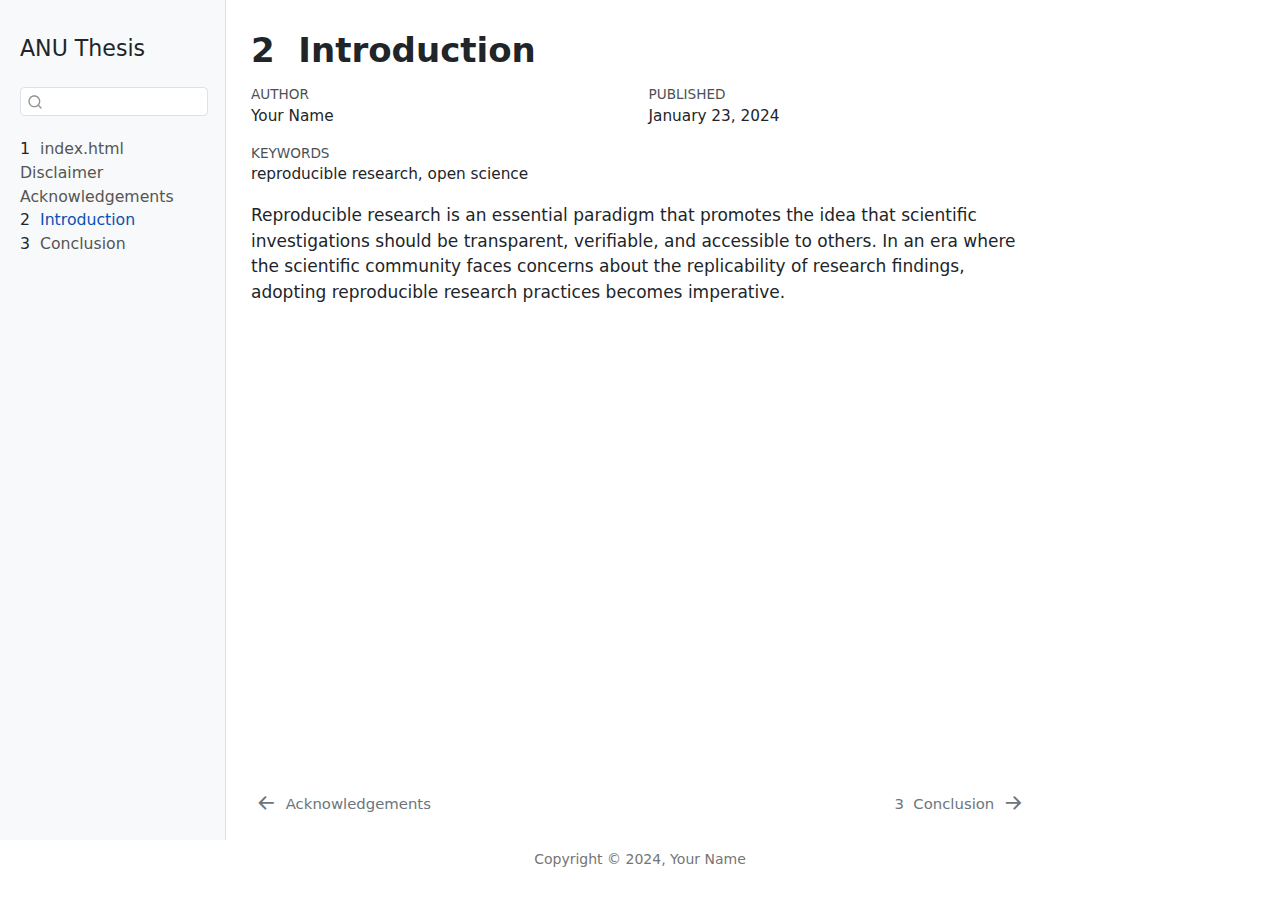
<file: docs/intro.html>
<!DOCTYPE html>
<html xmlns="http://www.w3.org/1999/xhtml" lang="en" xml:lang="en"><head>

<meta charset="utf-8">
<meta name="generator" content="quarto-1.4.545">

<meta name="viewport" content="width=device-width, initial-scale=1.0, user-scalable=yes">

<meta name="author" content="Your Name">
<meta name="dcterms.date" content="2024-01-23">
<meta name="keywords" content="reproducible research, open science">

<title>ANU Thesis - 2&nbsp; Introduction</title>
<style>
code{white-space: pre-wrap;}
span.smallcaps{font-variant: small-caps;}
div.columns{display: flex; gap: min(4vw, 1.5em);}
div.column{flex: auto; overflow-x: auto;}
div.hanging-indent{margin-left: 1.5em; text-indent: -1.5em;}
ul.task-list{list-style: none;}
ul.task-list li input[type="checkbox"] {
  width: 0.8em;
  margin: 0 0.8em 0.2em -1em; /* quarto-specific, see https://github.com/quarto-dev/quarto-cli/issues/4556 */ 
  vertical-align: middle;
}
</style>


<script src="site_libs/quarto-nav/quarto-nav.js"></script>
<script src="site_libs/quarto-nav/headroom.min.js"></script>
<script src="site_libs/clipboard/clipboard.min.js"></script>
<script src="site_libs/quarto-search/autocomplete.umd.js"></script>
<script src="site_libs/quarto-search/fuse.min.js"></script>
<script src="site_libs/quarto-search/quarto-search.js"></script>
<meta name="quarto:offset" content="./">
<link href="./conclusion.html" rel="next">
<link href="./acknowledgements.html" rel="prev">
<script src="site_libs/quarto-html/quarto.js"></script>
<script src="site_libs/quarto-html/popper.min.js"></script>
<script src="site_libs/quarto-html/tippy.umd.min.js"></script>
<script src="site_libs/quarto-html/anchor.min.js"></script>
<link href="site_libs/quarto-html/tippy.css" rel="stylesheet">
<link href="site_libs/quarto-html/quarto-syntax-highlighting.css" rel="stylesheet" id="quarto-text-highlighting-styles">
<script src="site_libs/bootstrap/bootstrap.min.js"></script>
<link href="site_libs/bootstrap/bootstrap-icons.css" rel="stylesheet">
<link href="site_libs/bootstrap/bootstrap.min.css" rel="stylesheet" id="quarto-bootstrap" data-mode="light">
<script id="quarto-search-options" type="application/json">{
  "location": "sidebar",
  "copy-button": false,
  "collapse-after": 3,
  "panel-placement": "start",
  "type": "textbox",
  "limit": 50,
  "keyboard-shortcut": [
    "f",
    "/",
    "s"
  ],
  "show-item-context": false,
  "language": {
    "search-no-results-text": "No results",
    "search-matching-documents-text": "matching documents",
    "search-copy-link-title": "Copy link to search",
    "search-hide-matches-text": "Hide additional matches",
    "search-more-match-text": "more match in this document",
    "search-more-matches-text": "more matches in this document",
    "search-clear-button-title": "Clear",
    "search-text-placeholder": "",
    "search-detached-cancel-button-title": "Cancel",
    "search-submit-button-title": "Submit",
    "search-label": "Search"
  }
}</script>


</head>

<body class="nav-sidebar docked">

<div id="quarto-search-results"></div>
  <header id="quarto-header" class="headroom fixed-top">
  <nav class="quarto-secondary-nav">
    <div class="container-fluid d-flex">
      <button type="button" class="quarto-btn-toggle btn" data-bs-toggle="collapse" data-bs-target=".quarto-sidebar-collapse-item" aria-controls="quarto-sidebar" aria-expanded="false" aria-label="Toggle sidebar navigation" onclick="if (window.quartoToggleHeadroom) { window.quartoToggleHeadroom(); }">
        <i class="bi bi-layout-text-sidebar-reverse"></i>
      </button>
        <nav class="quarto-page-breadcrumbs" aria-label="breadcrumb"><ol class="breadcrumb"><li class="breadcrumb-item"><a href="./intro.html"><span class="chapter-number">2</span>&nbsp; <span class="chapter-title">Introduction</span></a></li></ol></nav>
        <a class="flex-grow-1" role="button" data-bs-toggle="collapse" data-bs-target=".quarto-sidebar-collapse-item" aria-controls="quarto-sidebar" aria-expanded="false" aria-label="Toggle sidebar navigation" onclick="if (window.quartoToggleHeadroom) { window.quartoToggleHeadroom(); }">      
        </a>
      <button type="button" class="btn quarto-search-button" aria-label="" onclick="window.quartoOpenSearch();">
        <i class="bi bi-search"></i>
      </button>
    </div>
  </nav>
</header>
<!-- content -->
<div id="quarto-content" class="quarto-container page-columns page-rows-contents page-layout-article">
<!-- sidebar -->
  <nav id="quarto-sidebar" class="sidebar collapse collapse-horizontal quarto-sidebar-collapse-item sidebar-navigation docked overflow-auto">
    <div class="pt-lg-2 mt-2 text-left sidebar-header">
    <div class="sidebar-title mb-0 py-0">
      <a href="./">ANU Thesis</a> 
    </div>
      </div>
        <div class="mt-2 flex-shrink-0 align-items-center">
        <div class="sidebar-search">
        <div id="quarto-search" class="" title="Search"></div>
        </div>
        </div>
    <div class="sidebar-menu-container"> 
    <ul class="list-unstyled mt-1">
        <li class="sidebar-item">
  <div class="sidebar-item-container"> 
  <a href="./index.html" class="sidebar-item-text sidebar-link">
 <span class="menu-text"><span class="chapter-number">1</span>&nbsp; <span class="chapter-title">index.html</span></span></a>
  </div>
</li>
        <li class="sidebar-item">
  <div class="sidebar-item-container"> 
  <a href="./disclaimer.html" class="sidebar-item-text sidebar-link">
 <span class="menu-text">Disclaimer</span></a>
  </div>
</li>
        <li class="sidebar-item">
  <div class="sidebar-item-container"> 
  <a href="./acknowledgements.html" class="sidebar-item-text sidebar-link">
 <span class="menu-text">Acknowledgements</span></a>
  </div>
</li>
        <li class="sidebar-item">
  <div class="sidebar-item-container"> 
  <a href="./intro.html" class="sidebar-item-text sidebar-link active">
 <span class="menu-text"><span class="chapter-number">2</span>&nbsp; <span class="chapter-title">Introduction</span></span></a>
  </div>
</li>
        <li class="sidebar-item">
  <div class="sidebar-item-container"> 
  <a href="./conclusion.html" class="sidebar-item-text sidebar-link">
 <span class="menu-text"><span class="chapter-number">3</span>&nbsp; <span class="chapter-title">Conclusion</span></span></a>
  </div>
</li>
    </ul>
    </div>
</nav>
<div id="quarto-sidebar-glass" class="quarto-sidebar-collapse-item" data-bs-toggle="collapse" data-bs-target=".quarto-sidebar-collapse-item"></div>
<!-- margin-sidebar -->
    <div id="quarto-margin-sidebar" class="sidebar margin-sidebar">
        
    </div>
<!-- main -->
<main class="content" id="quarto-document-content">

<header id="title-block-header" class="quarto-title-block default">
<div class="quarto-title">
<h1 class="title"><span class="chapter-number">2</span>&nbsp; <span class="chapter-title">Introduction</span></h1>
</div>



<div class="quarto-title-meta">

    <div>
    <div class="quarto-title-meta-heading">Author</div>
    <div class="quarto-title-meta-contents">
             <p>Your Name </p>
          </div>
  </div>
    
    <div>
    <div class="quarto-title-meta-heading">Published</div>
    <div class="quarto-title-meta-contents">
      <p class="date">January 23, 2024</p>
    </div>
  </div>
  
    
  </div>
  

<div>
  <div class="keywords">
    <div class="block-title">Keywords</div>
    <p>reproducible research, open science</p>
  </div>
</div>

</header>


<p>Reproducible research is an essential paradigm that promotes the idea that scientific investigations should be transparent, verifiable, and accessible to others. In an era where the scientific community faces concerns about the replicability of research findings, adopting reproducible research practices becomes imperative.</p>



</main> <!-- /main -->
<script id="quarto-html-after-body" type="application/javascript">
window.document.addEventListener("DOMContentLoaded", function (event) {
  const toggleBodyColorMode = (bsSheetEl) => {
    const mode = bsSheetEl.getAttribute("data-mode");
    const bodyEl = window.document.querySelector("body");
    if (mode === "dark") {
      bodyEl.classList.add("quarto-dark");
      bodyEl.classList.remove("quarto-light");
    } else {
      bodyEl.classList.add("quarto-light");
      bodyEl.classList.remove("quarto-dark");
    }
  }
  const toggleBodyColorPrimary = () => {
    const bsSheetEl = window.document.querySelector("link#quarto-bootstrap");
    if (bsSheetEl) {
      toggleBodyColorMode(bsSheetEl);
    }
  }
  toggleBodyColorPrimary();  
  const icon = "";
  const anchorJS = new window.AnchorJS();
  anchorJS.options = {
    placement: 'right',
    icon: icon
  };
  anchorJS.add('.anchored');
  const isCodeAnnotation = (el) => {
    for (const clz of el.classList) {
      if (clz.startsWith('code-annotation-')) {                     
        return true;
      }
    }
    return false;
  }
  const clipboard = new window.ClipboardJS('.code-copy-button', {
    text: function(trigger) {
      const codeEl = trigger.previousElementSibling.cloneNode(true);
      for (const childEl of codeEl.children) {
        if (isCodeAnnotation(childEl)) {
          childEl.remove();
        }
      }
      return codeEl.innerText;
    }
  });
  clipboard.on('success', function(e) {
    // button target
    const button = e.trigger;
    // don't keep focus
    button.blur();
    // flash "checked"
    button.classList.add('code-copy-button-checked');
    var currentTitle = button.getAttribute("title");
    button.setAttribute("title", "Copied!");
    let tooltip;
    if (window.bootstrap) {
      button.setAttribute("data-bs-toggle", "tooltip");
      button.setAttribute("data-bs-placement", "left");
      button.setAttribute("data-bs-title", "Copied!");
      tooltip = new bootstrap.Tooltip(button, 
        { trigger: "manual", 
          customClass: "code-copy-button-tooltip",
          offset: [0, -8]});
      tooltip.show();    
    }
    setTimeout(function() {
      if (tooltip) {
        tooltip.hide();
        button.removeAttribute("data-bs-title");
        button.removeAttribute("data-bs-toggle");
        button.removeAttribute("data-bs-placement");
      }
      button.setAttribute("title", currentTitle);
      button.classList.remove('code-copy-button-checked');
    }, 1000);
    // clear code selection
    e.clearSelection();
  });
  function tippyHover(el, contentFn, onTriggerFn, onUntriggerFn) {
    const config = {
      allowHTML: true,
      maxWidth: 500,
      delay: 100,
      arrow: false,
      appendTo: function(el) {
          return el.parentElement;
      },
      interactive: true,
      interactiveBorder: 10,
      theme: 'quarto',
      placement: 'bottom-start',
    };
    if (contentFn) {
      config.content = contentFn;
    }
    if (onTriggerFn) {
      config.onTrigger = onTriggerFn;
    }
    if (onUntriggerFn) {
      config.onUntrigger = onUntriggerFn;
    }
    window.tippy(el, config); 
  }
  const noterefs = window.document.querySelectorAll('a[role="doc-noteref"]');
  for (var i=0; i<noterefs.length; i++) {
    const ref = noterefs[i];
    tippyHover(ref, function() {
      // use id or data attribute instead here
      let href = ref.getAttribute('data-footnote-href') || ref.getAttribute('href');
      try { href = new URL(href).hash; } catch {}
      const id = href.replace(/^#\/?/, "");
      const note = window.document.getElementById(id);
      return note.innerHTML;
    });
  }
  const xrefs = window.document.querySelectorAll('a.quarto-xref');
  const processXRef = (id, note) => {
    // Strip column container classes
    const stripColumnClz = (el) => {
      el.classList.remove("page-full", "page-columns");
      if (el.children) {
        for (const child of el.children) {
          stripColumnClz(child);
        }
      }
    }
    stripColumnClz(note)
    if (id === null || id.startsWith('sec-')) {
      // Special case sections, only their first couple elements
      const container = document.createElement("div");
      if (note.children && note.children.length > 2) {
        container.appendChild(note.children[0].cloneNode(true));
        for (let i = 1; i < note.children.length; i++) {
          const child = note.children[i];
          if (child.tagName === "P" && child.innerText === "") {
            continue;
          } else {
            container.appendChild(child.cloneNode(true));
            break;
          }
        }
        if (window.Quarto?.typesetMath) {
          window.Quarto.typesetMath(container);
        }
        return container.innerHTML
      } else {
        if (window.Quarto?.typesetMath) {
          window.Quarto.typesetMath(note);
        }
        return note.innerHTML;
      }
    } else {
      // Remove any anchor links if they are present
      const anchorLink = note.querySelector('a.anchorjs-link');
      if (anchorLink) {
        anchorLink.remove();
      }
      if (window.Quarto?.typesetMath) {
        window.Quarto.typesetMath(note);
      }
      // TODO in 1.5, we should make sure this works without a callout special case
      if (note.classList.contains("callout")) {
        return note.outerHTML;
      } else {
        return note.innerHTML;
      }
    }
  }
  for (var i=0; i<xrefs.length; i++) {
    const xref = xrefs[i];
    tippyHover(xref, undefined, function(instance) {
      instance.disable();
      let url = xref.getAttribute('href');
      let hash = undefined; 
      if (url.startsWith('#')) {
        hash = url;
      } else {
        try { hash = new URL(url).hash; } catch {}
      }
      if (hash) {
        const id = hash.replace(/^#\/?/, "");
        const note = window.document.getElementById(id);
        if (note !== null) {
          try {
            const html = processXRef(id, note.cloneNode(true));
            instance.setContent(html);
          } finally {
            instance.enable();
            instance.show();
          }
        } else {
          // See if we can fetch this
          fetch(url.split('#')[0])
          .then(res => res.text())
          .then(html => {
            const parser = new DOMParser();
            const htmlDoc = parser.parseFromString(html, "text/html");
            const note = htmlDoc.getElementById(id);
            if (note !== null) {
              const html = processXRef(id, note);
              instance.setContent(html);
            } 
          }).finally(() => {
            instance.enable();
            instance.show();
          });
        }
      } else {
        // See if we can fetch a full url (with no hash to target)
        // This is a special case and we should probably do some content thinning / targeting
        fetch(url)
        .then(res => res.text())
        .then(html => {
          const parser = new DOMParser();
          const htmlDoc = parser.parseFromString(html, "text/html");
          const note = htmlDoc.querySelector('main.content');
          if (note !== null) {
            // This should only happen for chapter cross references
            // (since there is no id in the URL)
            // remove the first header
            if (note.children.length > 0 && note.children[0].tagName === "HEADER") {
              note.children[0].remove();
            }
            const html = processXRef(null, note);
            instance.setContent(html);
          } 
        }).finally(() => {
          instance.enable();
          instance.show();
        });
      }
    }, function(instance) {
    });
  }
      let selectedAnnoteEl;
      const selectorForAnnotation = ( cell, annotation) => {
        let cellAttr = 'data-code-cell="' + cell + '"';
        let lineAttr = 'data-code-annotation="' +  annotation + '"';
        const selector = 'span[' + cellAttr + '][' + lineAttr + ']';
        return selector;
      }
      const selectCodeLines = (annoteEl) => {
        const doc = window.document;
        const targetCell = annoteEl.getAttribute("data-target-cell");
        const targetAnnotation = annoteEl.getAttribute("data-target-annotation");
        const annoteSpan = window.document.querySelector(selectorForAnnotation(targetCell, targetAnnotation));
        const lines = annoteSpan.getAttribute("data-code-lines").split(",");
        const lineIds = lines.map((line) => {
          return targetCell + "-" + line;
        })
        let top = null;
        let height = null;
        let parent = null;
        if (lineIds.length > 0) {
            //compute the position of the single el (top and bottom and make a div)
            const el = window.document.getElementById(lineIds[0]);
            top = el.offsetTop;
            height = el.offsetHeight;
            parent = el.parentElement.parentElement;
          if (lineIds.length > 1) {
            const lastEl = window.document.getElementById(lineIds[lineIds.length - 1]);
            const bottom = lastEl.offsetTop + lastEl.offsetHeight;
            height = bottom - top;
          }
          if (top !== null && height !== null && parent !== null) {
            // cook up a div (if necessary) and position it 
            let div = window.document.getElementById("code-annotation-line-highlight");
            if (div === null) {
              div = window.document.createElement("div");
              div.setAttribute("id", "code-annotation-line-highlight");
              div.style.position = 'absolute';
              parent.appendChild(div);
            }
            div.style.top = top - 2 + "px";
            div.style.height = height + 4 + "px";
            div.style.left = 0;
            let gutterDiv = window.document.getElementById("code-annotation-line-highlight-gutter");
            if (gutterDiv === null) {
              gutterDiv = window.document.createElement("div");
              gutterDiv.setAttribute("id", "code-annotation-line-highlight-gutter");
              gutterDiv.style.position = 'absolute';
              const codeCell = window.document.getElementById(targetCell);
              const gutter = codeCell.querySelector('.code-annotation-gutter');
              gutter.appendChild(gutterDiv);
            }
            gutterDiv.style.top = top - 2 + "px";
            gutterDiv.style.height = height + 4 + "px";
          }
          selectedAnnoteEl = annoteEl;
        }
      };
      const unselectCodeLines = () => {
        const elementsIds = ["code-annotation-line-highlight", "code-annotation-line-highlight-gutter"];
        elementsIds.forEach((elId) => {
          const div = window.document.getElementById(elId);
          if (div) {
            div.remove();
          }
        });
        selectedAnnoteEl = undefined;
      };
        // Handle positioning of the toggle
    window.addEventListener(
      "resize",
      throttle(() => {
        elRect = undefined;
        if (selectedAnnoteEl) {
          selectCodeLines(selectedAnnoteEl);
        }
      }, 10)
    );
    function throttle(fn, ms) {
    let throttle = false;
    let timer;
      return (...args) => {
        if(!throttle) { // first call gets through
            fn.apply(this, args);
            throttle = true;
        } else { // all the others get throttled
            if(timer) clearTimeout(timer); // cancel #2
            timer = setTimeout(() => {
              fn.apply(this, args);
              timer = throttle = false;
            }, ms);
        }
      };
    }
      // Attach click handler to the DT
      const annoteDls = window.document.querySelectorAll('dt[data-target-cell]');
      for (const annoteDlNode of annoteDls) {
        annoteDlNode.addEventListener('click', (event) => {
          const clickedEl = event.target;
          if (clickedEl !== selectedAnnoteEl) {
            unselectCodeLines();
            const activeEl = window.document.querySelector('dt[data-target-cell].code-annotation-active');
            if (activeEl) {
              activeEl.classList.remove('code-annotation-active');
            }
            selectCodeLines(clickedEl);
            clickedEl.classList.add('code-annotation-active');
          } else {
            // Unselect the line
            unselectCodeLines();
            clickedEl.classList.remove('code-annotation-active');
          }
        });
      }
  const findCites = (el) => {
    const parentEl = el.parentElement;
    if (parentEl) {
      const cites = parentEl.dataset.cites;
      if (cites) {
        return {
          el,
          cites: cites.split(' ')
        };
      } else {
        return findCites(el.parentElement)
      }
    } else {
      return undefined;
    }
  };
  var bibliorefs = window.document.querySelectorAll('a[role="doc-biblioref"]');
  for (var i=0; i<bibliorefs.length; i++) {
    const ref = bibliorefs[i];
    const citeInfo = findCites(ref);
    if (citeInfo) {
      tippyHover(citeInfo.el, function() {
        var popup = window.document.createElement('div');
        citeInfo.cites.forEach(function(cite) {
          var citeDiv = window.document.createElement('div');
          citeDiv.classList.add('hanging-indent');
          citeDiv.classList.add('csl-entry');
          var biblioDiv = window.document.getElementById('ref-' + cite);
          if (biblioDiv) {
            citeDiv.innerHTML = biblioDiv.innerHTML;
          }
          popup.appendChild(citeDiv);
        });
        return popup.innerHTML;
      });
    }
  }
});
</script>
<nav class="page-navigation">
  <div class="nav-page nav-page-previous">
      <a href="./acknowledgements.html" class="pagination-link  aria-label=" acknowledgements"="">
        <i class="bi bi-arrow-left-short"></i> <span class="nav-page-text">Acknowledgements</span>
      </a>          
  </div>
  <div class="nav-page nav-page-next">
      <a href="./conclusion.html" class="pagination-link" aria-label="<span class='chapter-number'>3</span>&nbsp; <span class='chapter-title'>Conclusion</span>">
        <span class="nav-page-text"><span class="chapter-number">3</span>&nbsp; <span class="chapter-title">Conclusion</span></span> <i class="bi bi-arrow-right-short"></i>
      </a>
  </div>
</nav>
</div> <!-- /content -->
<footer class="footer">
  <div class="nav-footer">
    <div class="nav-footer-left">
      &nbsp;
    </div>   
    <div class="nav-footer-center">
<p>Copyright © 2024, Your Name</p>
</div>
    <div class="nav-footer-right">
      &nbsp;
    </div>
  </div>
</footer>




</body></html>
</file>
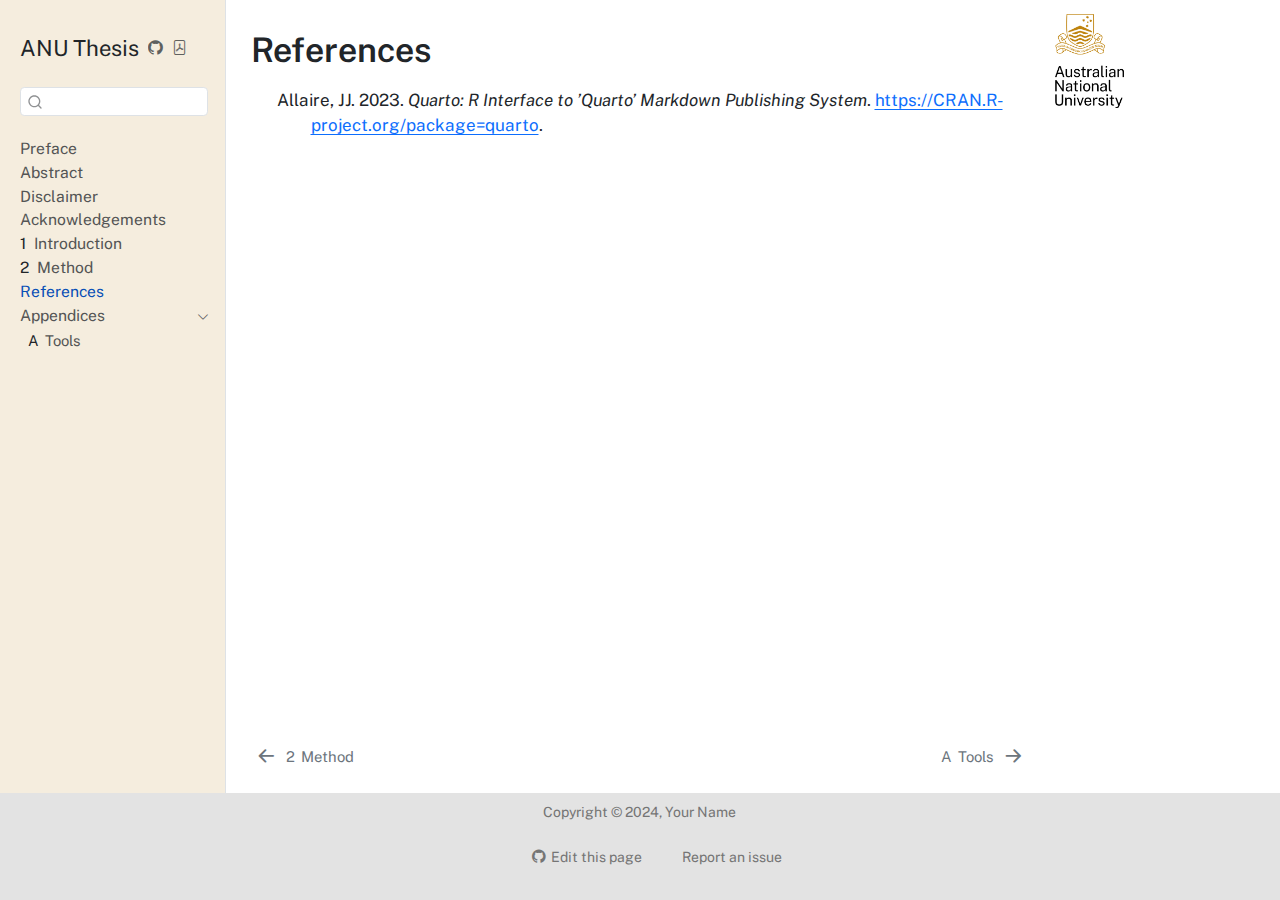
<file: docs/references.html>
<!DOCTYPE html>
<html xmlns="http://www.w3.org/1999/xhtml" lang="en" xml:lang="en"><head>

<meta charset="utf-8">
<meta name="generator" content="quarto-1.4.545">

<meta name="viewport" content="width=device-width, initial-scale=1.0, user-scalable=yes">


<title>ANU Thesis - References</title>
<style>
code{white-space: pre-wrap;}
span.smallcaps{font-variant: small-caps;}
div.columns{display: flex; gap: min(4vw, 1.5em);}
div.column{flex: auto; overflow-x: auto;}
div.hanging-indent{margin-left: 1.5em; text-indent: -1.5em;}
ul.task-list{list-style: none;}
ul.task-list li input[type="checkbox"] {
  width: 0.8em;
  margin: 0 0.8em 0.2em -1em; /* quarto-specific, see https://github.com/quarto-dev/quarto-cli/issues/4556 */ 
  vertical-align: middle;
}
/* CSS for citations */
div.csl-bib-body { }
div.csl-entry {
  clear: both;
}
.hanging-indent div.csl-entry {
  margin-left:2em;
  text-indent:-2em;
}
div.csl-left-margin {
  min-width:2em;
  float:left;
}
div.csl-right-inline {
  margin-left:2em;
  padding-left:1em;
}
div.csl-indent {
  margin-left: 2em;
}</style>


<script src="site_libs/quarto-nav/quarto-nav.js"></script>
<script src="site_libs/quarto-nav/headroom.min.js"></script>
<script src="site_libs/clipboard/clipboard.min.js"></script>
<script src="site_libs/quarto-search/autocomplete.umd.js"></script>
<script src="site_libs/quarto-search/fuse.min.js"></script>
<script src="site_libs/quarto-search/quarto-search.js"></script>
<meta name="quarto:offset" content="./">
<link href="./tools.html" rel="next">
<link href="./chapter2.html" rel="prev">
<link href="site_libs/quarto-contrib/quarto-project/anu-thesis/assets/ANU_Favicon_Inversed_Gold.png" rel="icon" type="image/png">
<script src="site_libs/quarto-html/quarto.js"></script>
<script src="site_libs/quarto-html/popper.min.js"></script>
<script src="site_libs/quarto-html/tippy.umd.min.js"></script>
<script src="site_libs/quarto-html/anchor.min.js"></script>
<link href="site_libs/quarto-html/tippy.css" rel="stylesheet">
<link href="site_libs/quarto-html/quarto-syntax-highlighting.css" rel="stylesheet" id="quarto-text-highlighting-styles">
<script src="site_libs/bootstrap/bootstrap.min.js"></script>
<link href="site_libs/bootstrap/bootstrap-icons.css" rel="stylesheet">
<link href="site_libs/bootstrap/bootstrap.min.css" rel="stylesheet" id="quarto-bootstrap" data-mode="light">
<script id="quarto-search-options" type="application/json">{
  "location": "sidebar",
  "copy-button": false,
  "collapse-after": 3,
  "panel-placement": "start",
  "type": "textbox",
  "limit": 50,
  "keyboard-shortcut": [
    "f",
    "/",
    "s"
  ],
  "show-item-context": false,
  "language": {
    "search-no-results-text": "No results",
    "search-matching-documents-text": "matching documents",
    "search-copy-link-title": "Copy link to search",
    "search-hide-matches-text": "Hide additional matches",
    "search-more-match-text": "more match in this document",
    "search-more-matches-text": "more matches in this document",
    "search-clear-button-title": "Clear",
    "search-text-placeholder": "",
    "search-detached-cancel-button-title": "Cancel",
    "search-submit-button-title": "Submit",
    "search-label": "Search"
  }
}</script>
<script async="" src="https://hypothes.is/embed.js"></script>
<script>
  window.document.addEventListener("DOMContentLoaded", function (_event) {
    document.body.classList.add('hypothesis-enabled');
  });
</script>


<link rel="stylesheet" href="site_libs/quarto-contrib/quarto-project/anu-thesis/assets/css/all.css">
</head>

<body class="nav-sidebar docked">

<div id="quarto-search-results"></div>
  <header id="quarto-header" class="headroom fixed-top">
  <nav class="quarto-secondary-nav">
    <div class="container-fluid d-flex">
      <button type="button" class="quarto-btn-toggle btn" data-bs-toggle="collapse" data-bs-target=".quarto-sidebar-collapse-item" aria-controls="quarto-sidebar" aria-expanded="false" aria-label="Toggle sidebar navigation" onclick="if (window.quartoToggleHeadroom) { window.quartoToggleHeadroom(); }">
        <i class="bi bi-layout-text-sidebar-reverse"></i>
      </button>
        <nav class="quarto-page-breadcrumbs" aria-label="breadcrumb"><ol class="breadcrumb"><li class="breadcrumb-item"><a href="./references.html">References</a></li></ol></nav>
        <a class="flex-grow-1" role="button" data-bs-toggle="collapse" data-bs-target=".quarto-sidebar-collapse-item" aria-controls="quarto-sidebar" aria-expanded="false" aria-label="Toggle sidebar navigation" onclick="if (window.quartoToggleHeadroom) { window.quartoToggleHeadroom(); }">      
        </a>
      <button type="button" class="btn quarto-search-button" aria-label="" onclick="window.quartoOpenSearch();">
        <i class="bi bi-search"></i>
      </button>
    </div>
  </nav>
</header>
<!-- content -->
<div id="quarto-content" class="quarto-container page-columns page-rows-contents page-layout-article">
<!-- sidebar -->
  <nav id="quarto-sidebar" class="sidebar collapse collapse-horizontal quarto-sidebar-collapse-item sidebar-navigation docked overflow-auto">
    <div class="pt-lg-2 mt-2 text-left sidebar-header">
    <div class="sidebar-title mb-0 py-0">
      <a href="./">ANU Thesis</a> 
        <div class="sidebar-tools-main">
    <a href="https://github.com/anuopensci/quarto-anu-thesis" title="Source Code" class="quarto-navigation-tool px-1" aria-label="Source Code"><i class="bi bi-github"></i></a>
    <a href="./thesis.pdf" title="Download PDF" class="quarto-navigation-tool px-1" aria-label="Download PDF"><i class="bi bi-file-pdf"></i></a>
</div>
    </div>
      </div>
        <div class="mt-2 flex-shrink-0 align-items-center">
        <div class="sidebar-search">
        <div id="quarto-search" class="" title="Search"></div>
        </div>
        </div>
    <div class="sidebar-menu-container"> 
    <ul class="list-unstyled mt-1">
        <li class="sidebar-item">
  <div class="sidebar-item-container"> 
  <a href="./index.html" class="sidebar-item-text sidebar-link">
 <span class="menu-text">Preface</span></a>
  </div>
</li>
        <li class="sidebar-item">
  <div class="sidebar-item-container"> 
  <a href="./abstract.html" class="sidebar-item-text sidebar-link">
 <span class="menu-text">Abstract</span></a>
  </div>
</li>
        <li class="sidebar-item">
  <div class="sidebar-item-container"> 
  <a href="./disclaimer.html" class="sidebar-item-text sidebar-link">
 <span class="menu-text">Disclaimer</span></a>
  </div>
</li>
        <li class="sidebar-item">
  <div class="sidebar-item-container"> 
  <a href="./acknowledgements.html" class="sidebar-item-text sidebar-link">
 <span class="menu-text">Acknowledgements</span></a>
  </div>
</li>
        <li class="sidebar-item">
  <div class="sidebar-item-container"> 
  <a href="./chapter1.html" class="sidebar-item-text sidebar-link">
 <span class="menu-text"><span class="chapter-number">1</span>&nbsp; <span class="chapter-title">Introduction</span></span></a>
  </div>
</li>
        <li class="sidebar-item">
  <div class="sidebar-item-container"> 
  <a href="./chapter2.html" class="sidebar-item-text sidebar-link">
 <span class="menu-text"><span class="chapter-number">2</span>&nbsp; <span class="chapter-title">Method</span></span></a>
  </div>
</li>
        <li class="sidebar-item">
  <div class="sidebar-item-container"> 
  <a href="./references.html" class="sidebar-item-text sidebar-link active">
 <span class="menu-text">References</span></a>
  </div>
</li>
        <li class="sidebar-item sidebar-item-section">
      <div class="sidebar-item-container"> 
            <a class="sidebar-item-text sidebar-link text-start" data-bs-toggle="collapse" data-bs-target="#quarto-sidebar-section-1" aria-expanded="true">
 <span class="menu-text">Appendices</span></a>
          <a class="sidebar-item-toggle text-start" data-bs-toggle="collapse" data-bs-target="#quarto-sidebar-section-1" aria-expanded="true" aria-label="Toggle section">
            <i class="bi bi-chevron-right ms-2"></i>
          </a> 
      </div>
      <ul id="quarto-sidebar-section-1" class="collapse list-unstyled sidebar-section depth1 show">  
          <li class="sidebar-item">
  <div class="sidebar-item-container"> 
  <a href="./tools.html" class="sidebar-item-text sidebar-link">
 <span class="menu-text"><span class="chapter-number">A</span>&nbsp; <span class="chapter-title">Tools</span></span></a>
  </div>
</li>
      </ul>
  </li>
    </ul>
    </div>
</nav>
<div id="quarto-sidebar-glass" class="quarto-sidebar-collapse-item" data-bs-toggle="collapse" data-bs-target=".quarto-sidebar-collapse-item"></div>
<!-- margin-sidebar -->
    <div id="quarto-margin-sidebar" class="sidebar margin-sidebar"><div class="quarto-margin-header"><div class="margin-header-item">
<p><img src="images/ANU_Primary_Vertical_GoldBlack.png" class="logo img-fluid"></p>
</div></div>
        
    </div>
<!-- main -->
<main class="content" id="quarto-document-content">

<header id="title-block-header" class="quarto-title-block default">
<div class="quarto-title">
<h1 class="title">References</h1>
</div>


<div class="quarto-title-anu-block">


<div class="quarto-title-meta">

  
  
  </div>





</div>

</header>


<div id="refs" class="references csl-bib-body hanging-indent" data-entry-spacing="0" role="list">
<div id="ref-quarto" class="csl-entry" role="listitem">
Allaire, JJ. 2023. <em>Quarto: R Interface to ’Quarto’ Markdown
Publishing System</em>. <a href="https://CRAN.R-project.org/package=quarto">https://CRAN.R-project.org/package=quarto</a>.
</div>
</div>



</main> <!-- /main -->
<script id="quarto-html-after-body" type="application/javascript">
window.document.addEventListener("DOMContentLoaded", function (event) {
  const toggleBodyColorMode = (bsSheetEl) => {
    const mode = bsSheetEl.getAttribute("data-mode");
    const bodyEl = window.document.querySelector("body");
    if (mode === "dark") {
      bodyEl.classList.add("quarto-dark");
      bodyEl.classList.remove("quarto-light");
    } else {
      bodyEl.classList.add("quarto-light");
      bodyEl.classList.remove("quarto-dark");
    }
  }
  const toggleBodyColorPrimary = () => {
    const bsSheetEl = window.document.querySelector("link#quarto-bootstrap");
    if (bsSheetEl) {
      toggleBodyColorMode(bsSheetEl);
    }
  }
  toggleBodyColorPrimary();  
  const icon = "";
  const anchorJS = new window.AnchorJS();
  anchorJS.options = {
    placement: 'right',
    icon: icon
  };
  anchorJS.add('.anchored');
  const isCodeAnnotation = (el) => {
    for (const clz of el.classList) {
      if (clz.startsWith('code-annotation-')) {                     
        return true;
      }
    }
    return false;
  }
  const clipboard = new window.ClipboardJS('.code-copy-button', {
    text: function(trigger) {
      const codeEl = trigger.previousElementSibling.cloneNode(true);
      for (const childEl of codeEl.children) {
        if (isCodeAnnotation(childEl)) {
          childEl.remove();
        }
      }
      return codeEl.innerText;
    }
  });
  clipboard.on('success', function(e) {
    // button target
    const button = e.trigger;
    // don't keep focus
    button.blur();
    // flash "checked"
    button.classList.add('code-copy-button-checked');
    var currentTitle = button.getAttribute("title");
    button.setAttribute("title", "Copied!");
    let tooltip;
    if (window.bootstrap) {
      button.setAttribute("data-bs-toggle", "tooltip");
      button.setAttribute("data-bs-placement", "left");
      button.setAttribute("data-bs-title", "Copied!");
      tooltip = new bootstrap.Tooltip(button, 
        { trigger: "manual", 
          customClass: "code-copy-button-tooltip",
          offset: [0, -8]});
      tooltip.show();    
    }
    setTimeout(function() {
      if (tooltip) {
        tooltip.hide();
        button.removeAttribute("data-bs-title");
        button.removeAttribute("data-bs-toggle");
        button.removeAttribute("data-bs-placement");
      }
      button.setAttribute("title", currentTitle);
      button.classList.remove('code-copy-button-checked');
    }, 1000);
    // clear code selection
    e.clearSelection();
  });
  function tippyHover(el, contentFn, onTriggerFn, onUntriggerFn) {
    const config = {
      allowHTML: true,
      maxWidth: 500,
      delay: 100,
      arrow: false,
      appendTo: function(el) {
          return el.parentElement;
      },
      interactive: true,
      interactiveBorder: 10,
      theme: 'quarto',
      placement: 'bottom-start',
    };
    if (contentFn) {
      config.content = contentFn;
    }
    if (onTriggerFn) {
      config.onTrigger = onTriggerFn;
    }
    if (onUntriggerFn) {
      config.onUntrigger = onUntriggerFn;
    }
    window.tippy(el, config); 
  }
  const noterefs = window.document.querySelectorAll('a[role="doc-noteref"]');
  for (var i=0; i<noterefs.length; i++) {
    const ref = noterefs[i];
    tippyHover(ref, function() {
      // use id or data attribute instead here
      let href = ref.getAttribute('data-footnote-href') || ref.getAttribute('href');
      try { href = new URL(href).hash; } catch {}
      const id = href.replace(/^#\/?/, "");
      const note = window.document.getElementById(id);
      return note.innerHTML;
    });
  }
  const xrefs = window.document.querySelectorAll('a.quarto-xref');
  const processXRef = (id, note) => {
    // Strip column container classes
    const stripColumnClz = (el) => {
      el.classList.remove("page-full", "page-columns");
      if (el.children) {
        for (const child of el.children) {
          stripColumnClz(child);
        }
      }
    }
    stripColumnClz(note)
    if (id === null || id.startsWith('sec-')) {
      // Special case sections, only their first couple elements
      const container = document.createElement("div");
      if (note.children && note.children.length > 2) {
        container.appendChild(note.children[0].cloneNode(true));
        for (let i = 1; i < note.children.length; i++) {
          const child = note.children[i];
          if (child.tagName === "P" && child.innerText === "") {
            continue;
          } else {
            container.appendChild(child.cloneNode(true));
            break;
          }
        }
        if (window.Quarto?.typesetMath) {
          window.Quarto.typesetMath(container);
        }
        return container.innerHTML
      } else {
        if (window.Quarto?.typesetMath) {
          window.Quarto.typesetMath(note);
        }
        return note.innerHTML;
      }
    } else {
      // Remove any anchor links if they are present
      const anchorLink = note.querySelector('a.anchorjs-link');
      if (anchorLink) {
        anchorLink.remove();
      }
      if (window.Quarto?.typesetMath) {
        window.Quarto.typesetMath(note);
      }
      // TODO in 1.5, we should make sure this works without a callout special case
      if (note.classList.contains("callout")) {
        return note.outerHTML;
      } else {
        return note.innerHTML;
      }
    }
  }
  for (var i=0; i<xrefs.length; i++) {
    const xref = xrefs[i];
    tippyHover(xref, undefined, function(instance) {
      instance.disable();
      let url = xref.getAttribute('href');
      let hash = undefined; 
      if (url.startsWith('#')) {
        hash = url;
      } else {
        try { hash = new URL(url).hash; } catch {}
      }
      if (hash) {
        const id = hash.replace(/^#\/?/, "");
        const note = window.document.getElementById(id);
        if (note !== null) {
          try {
            const html = processXRef(id, note.cloneNode(true));
            instance.setContent(html);
          } finally {
            instance.enable();
            instance.show();
          }
        } else {
          // See if we can fetch this
          fetch(url.split('#')[0])
          .then(res => res.text())
          .then(html => {
            const parser = new DOMParser();
            const htmlDoc = parser.parseFromString(html, "text/html");
            const note = htmlDoc.getElementById(id);
            if (note !== null) {
              const html = processXRef(id, note);
              instance.setContent(html);
            } 
          }).finally(() => {
            instance.enable();
            instance.show();
          });
        }
      } else {
        // See if we can fetch a full url (with no hash to target)
        // This is a special case and we should probably do some content thinning / targeting
        fetch(url)
        .then(res => res.text())
        .then(html => {
          const parser = new DOMParser();
          const htmlDoc = parser.parseFromString(html, "text/html");
          const note = htmlDoc.querySelector('main.content');
          if (note !== null) {
            // This should only happen for chapter cross references
            // (since there is no id in the URL)
            // remove the first header
            if (note.children.length > 0 && note.children[0].tagName === "HEADER") {
              note.children[0].remove();
            }
            const html = processXRef(null, note);
            instance.setContent(html);
          } 
        }).finally(() => {
          instance.enable();
          instance.show();
        });
      }
    }, function(instance) {
    });
  }
      let selectedAnnoteEl;
      const selectorForAnnotation = ( cell, annotation) => {
        let cellAttr = 'data-code-cell="' + cell + '"';
        let lineAttr = 'data-code-annotation="' +  annotation + '"';
        const selector = 'span[' + cellAttr + '][' + lineAttr + ']';
        return selector;
      }
      const selectCodeLines = (annoteEl) => {
        const doc = window.document;
        const targetCell = annoteEl.getAttribute("data-target-cell");
        const targetAnnotation = annoteEl.getAttribute("data-target-annotation");
        const annoteSpan = window.document.querySelector(selectorForAnnotation(targetCell, targetAnnotation));
        const lines = annoteSpan.getAttribute("data-code-lines").split(",");
        const lineIds = lines.map((line) => {
          return targetCell + "-" + line;
        })
        let top = null;
        let height = null;
        let parent = null;
        if (lineIds.length > 0) {
            //compute the position of the single el (top and bottom and make a div)
            const el = window.document.getElementById(lineIds[0]);
            top = el.offsetTop;
            height = el.offsetHeight;
            parent = el.parentElement.parentElement;
          if (lineIds.length > 1) {
            const lastEl = window.document.getElementById(lineIds[lineIds.length - 1]);
            const bottom = lastEl.offsetTop + lastEl.offsetHeight;
            height = bottom - top;
          }
          if (top !== null && height !== null && parent !== null) {
            // cook up a div (if necessary) and position it 
            let div = window.document.getElementById("code-annotation-line-highlight");
            if (div === null) {
              div = window.document.createElement("div");
              div.setAttribute("id", "code-annotation-line-highlight");
              div.style.position = 'absolute';
              parent.appendChild(div);
            }
            div.style.top = top - 2 + "px";
            div.style.height = height + 4 + "px";
            div.style.left = 0;
            let gutterDiv = window.document.getElementById("code-annotation-line-highlight-gutter");
            if (gutterDiv === null) {
              gutterDiv = window.document.createElement("div");
              gutterDiv.setAttribute("id", "code-annotation-line-highlight-gutter");
              gutterDiv.style.position = 'absolute';
              const codeCell = window.document.getElementById(targetCell);
              const gutter = codeCell.querySelector('.code-annotation-gutter');
              gutter.appendChild(gutterDiv);
            }
            gutterDiv.style.top = top - 2 + "px";
            gutterDiv.style.height = height + 4 + "px";
          }
          selectedAnnoteEl = annoteEl;
        }
      };
      const unselectCodeLines = () => {
        const elementsIds = ["code-annotation-line-highlight", "code-annotation-line-highlight-gutter"];
        elementsIds.forEach((elId) => {
          const div = window.document.getElementById(elId);
          if (div) {
            div.remove();
          }
        });
        selectedAnnoteEl = undefined;
      };
        // Handle positioning of the toggle
    window.addEventListener(
      "resize",
      throttle(() => {
        elRect = undefined;
        if (selectedAnnoteEl) {
          selectCodeLines(selectedAnnoteEl);
        }
      }, 10)
    );
    function throttle(fn, ms) {
    let throttle = false;
    let timer;
      return (...args) => {
        if(!throttle) { // first call gets through
            fn.apply(this, args);
            throttle = true;
        } else { // all the others get throttled
            if(timer) clearTimeout(timer); // cancel #2
            timer = setTimeout(() => {
              fn.apply(this, args);
              timer = throttle = false;
            }, ms);
        }
      };
    }
      // Attach click handler to the DT
      const annoteDls = window.document.querySelectorAll('dt[data-target-cell]');
      for (const annoteDlNode of annoteDls) {
        annoteDlNode.addEventListener('click', (event) => {
          const clickedEl = event.target;
          if (clickedEl !== selectedAnnoteEl) {
            unselectCodeLines();
            const activeEl = window.document.querySelector('dt[data-target-cell].code-annotation-active');
            if (activeEl) {
              activeEl.classList.remove('code-annotation-active');
            }
            selectCodeLines(clickedEl);
            clickedEl.classList.add('code-annotation-active');
          } else {
            // Unselect the line
            unselectCodeLines();
            clickedEl.classList.remove('code-annotation-active');
          }
        });
      }
  const findCites = (el) => {
    const parentEl = el.parentElement;
    if (parentEl) {
      const cites = parentEl.dataset.cites;
      if (cites) {
        return {
          el,
          cites: cites.split(' ')
        };
      } else {
        return findCites(el.parentElement)
      }
    } else {
      return undefined;
    }
  };
  var bibliorefs = window.document.querySelectorAll('a[role="doc-biblioref"]');
  for (var i=0; i<bibliorefs.length; i++) {
    const ref = bibliorefs[i];
    const citeInfo = findCites(ref);
    if (citeInfo) {
      tippyHover(citeInfo.el, function() {
        var popup = window.document.createElement('div');
        citeInfo.cites.forEach(function(cite) {
          var citeDiv = window.document.createElement('div');
          citeDiv.classList.add('hanging-indent');
          citeDiv.classList.add('csl-entry');
          var biblioDiv = window.document.getElementById('ref-' + cite);
          if (biblioDiv) {
            citeDiv.innerHTML = biblioDiv.innerHTML;
          }
          popup.appendChild(citeDiv);
        });
        return popup.innerHTML;
      });
    }
  }
});
</script>
<nav class="page-navigation">
  <div class="nav-page nav-page-previous">
      <a href="./chapter2.html" class="pagination-link  aria-label=" &lt;span="">
        <i class="bi bi-arrow-left-short"></i> <span class="nav-page-text"><span class="chapter-number">2</span>&nbsp; <span class="chapter-title">Method</span></span>
      </a>          
  </div>
  <div class="nav-page nav-page-next">
      <a href="./tools.html" class="pagination-link" aria-label="<span class='chapter-number'>A</span>&nbsp; <span class='chapter-title'>Tools</span>">
        <span class="nav-page-text"><span class="chapter-number">A</span>&nbsp; <span class="chapter-title">Tools</span></span> <i class="bi bi-arrow-right-short"></i>
      </a>
  </div>
</nav>
</div> <!-- /content -->
<footer class="footer">
  <div class="nav-footer">
    <div class="nav-footer-left">
      &nbsp;
    </div>   
    <div class="nav-footer-center">
<p>Copyright © 2024, Your Name</p>
<div class="toc-actions"><ul><li><a href="https://github.com/anuopensci/quarto-anu-thesis/edit/main/references.qmd" class="toc-action"><i class="bi bi-github"></i>Edit this page</a></li><li><a href="https://github.com/anuopensci/quarto-anu-thesis/issues/new" class="toc-action"><i class="bi empty"></i>Report an issue</a></li></ul></div></div>
    <div class="nav-footer-right">
      &nbsp;
    </div>
  </div>
</footer>




</body></html>
</file>
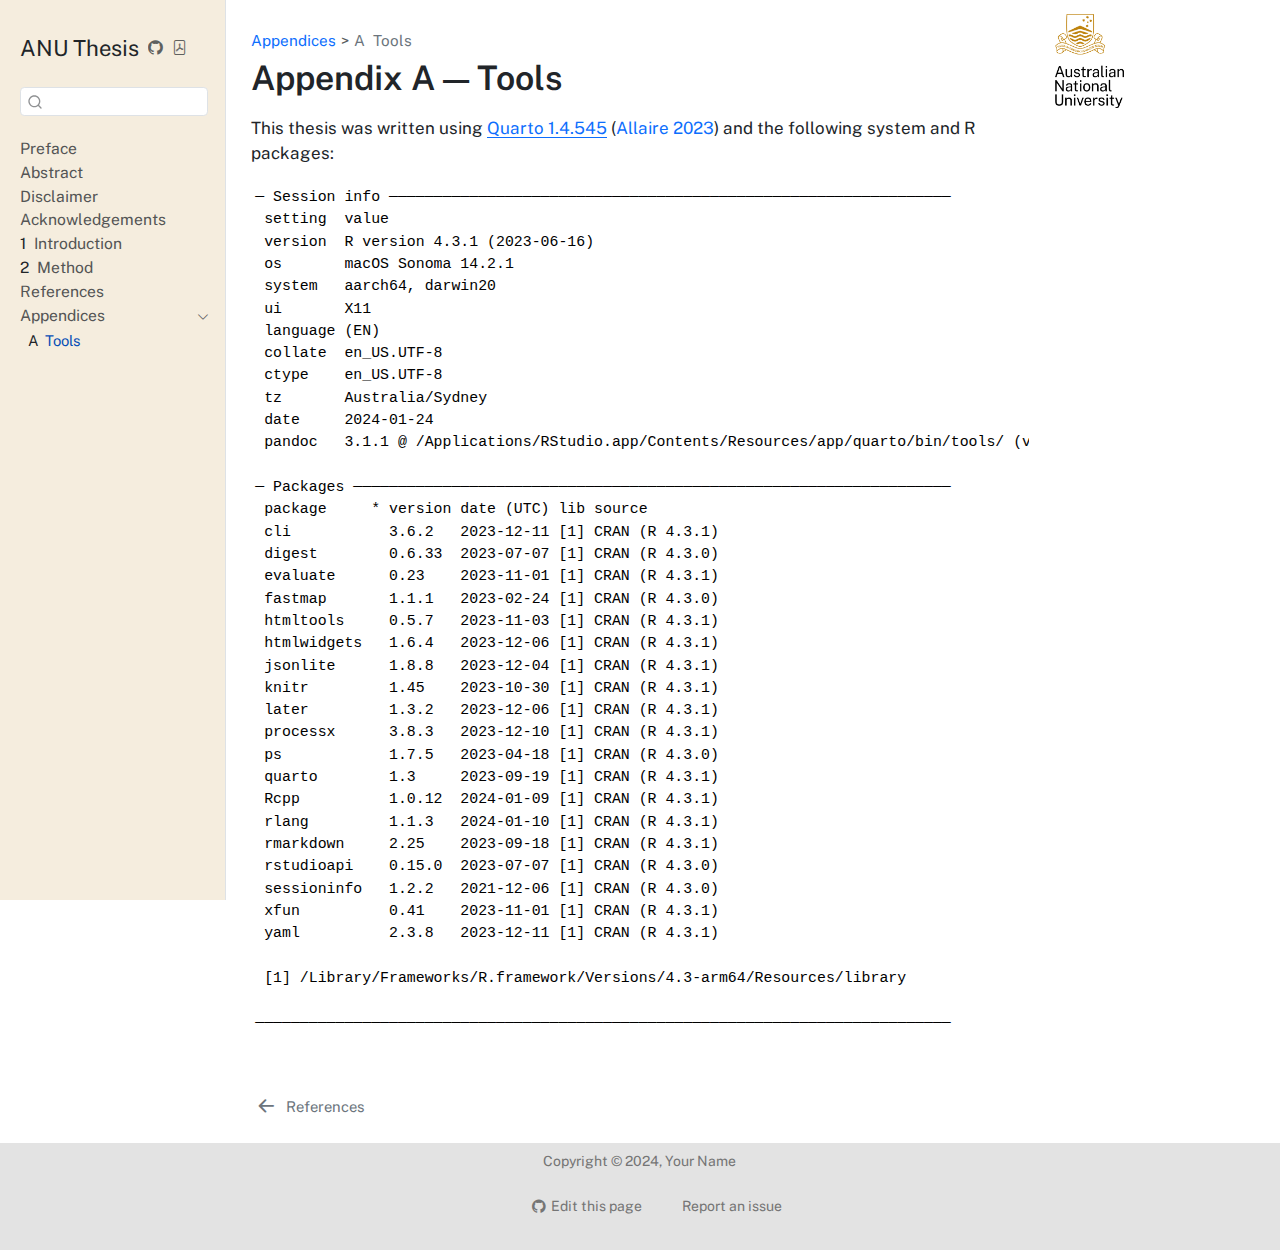
<file: docs/tools.html>
<!DOCTYPE html>
<html xmlns="http://www.w3.org/1999/xhtml" lang="en" xml:lang="en"><head>

<meta charset="utf-8">
<meta name="generator" content="quarto-1.4.545">

<meta name="viewport" content="width=device-width, initial-scale=1.0, user-scalable=yes">


<title>ANU Thesis - Appendix A — Tools</title>
<style>
code{white-space: pre-wrap;}
span.smallcaps{font-variant: small-caps;}
div.columns{display: flex; gap: min(4vw, 1.5em);}
div.column{flex: auto; overflow-x: auto;}
div.hanging-indent{margin-left: 1.5em; text-indent: -1.5em;}
ul.task-list{list-style: none;}
ul.task-list li input[type="checkbox"] {
  width: 0.8em;
  margin: 0 0.8em 0.2em -1em; /* quarto-specific, see https://github.com/quarto-dev/quarto-cli/issues/4556 */ 
  vertical-align: middle;
}
/* CSS for citations */
div.csl-bib-body { }
div.csl-entry {
  clear: both;
  margin-bottom: 0em;
}
.hanging-indent div.csl-entry {
  margin-left:2em;
  text-indent:-2em;
}
div.csl-left-margin {
  min-width:2em;
  float:left;
}
div.csl-right-inline {
  margin-left:2em;
  padding-left:1em;
}
div.csl-indent {
  margin-left: 2em;
}</style>


<script src="site_libs/quarto-nav/quarto-nav.js"></script>
<script src="site_libs/quarto-nav/headroom.min.js"></script>
<script src="site_libs/clipboard/clipboard.min.js"></script>
<script src="site_libs/quarto-search/autocomplete.umd.js"></script>
<script src="site_libs/quarto-search/fuse.min.js"></script>
<script src="site_libs/quarto-search/quarto-search.js"></script>
<meta name="quarto:offset" content="./">
<link href="./references.html" rel="prev">
<link href="site_libs/quarto-contrib/quarto-project/anu-thesis/assets/ANU_Favicon_Inversed_Gold.png" rel="icon" type="image/png">
<script src="site_libs/quarto-html/quarto.js"></script>
<script src="site_libs/quarto-html/popper.min.js"></script>
<script src="site_libs/quarto-html/tippy.umd.min.js"></script>
<script src="site_libs/quarto-html/anchor.min.js"></script>
<link href="site_libs/quarto-html/tippy.css" rel="stylesheet">
<link href="site_libs/quarto-html/quarto-syntax-highlighting.css" rel="stylesheet" id="quarto-text-highlighting-styles">
<script src="site_libs/bootstrap/bootstrap.min.js"></script>
<link href="site_libs/bootstrap/bootstrap-icons.css" rel="stylesheet">
<link href="site_libs/bootstrap/bootstrap.min.css" rel="stylesheet" id="quarto-bootstrap" data-mode="light">
<script id="quarto-search-options" type="application/json">{
  "location": "sidebar",
  "copy-button": false,
  "collapse-after": 3,
  "panel-placement": "start",
  "type": "textbox",
  "limit": 50,
  "keyboard-shortcut": [
    "f",
    "/",
    "s"
  ],
  "show-item-context": false,
  "language": {
    "search-no-results-text": "No results",
    "search-matching-documents-text": "matching documents",
    "search-copy-link-title": "Copy link to search",
    "search-hide-matches-text": "Hide additional matches",
    "search-more-match-text": "more match in this document",
    "search-more-matches-text": "more matches in this document",
    "search-clear-button-title": "Clear",
    "search-text-placeholder": "",
    "search-detached-cancel-button-title": "Cancel",
    "search-submit-button-title": "Submit",
    "search-label": "Search"
  }
}</script>
<script async="" src="https://hypothes.is/embed.js"></script>
<script>
  window.document.addEventListener("DOMContentLoaded", function (_event) {
    document.body.classList.add('hypothesis-enabled');
  });
</script>


<link rel="stylesheet" href="site_libs/quarto-contrib/quarto-project/anu-thesis/assets/css/all.css">
</head>

<body class="nav-sidebar docked">

<div id="quarto-search-results"></div>
  <header id="quarto-header" class="headroom fixed-top">
  <nav class="quarto-secondary-nav">
    <div class="container-fluid d-flex">
      <button type="button" class="quarto-btn-toggle btn" data-bs-toggle="collapse" data-bs-target=".quarto-sidebar-collapse-item" aria-controls="quarto-sidebar" aria-expanded="false" aria-label="Toggle sidebar navigation" onclick="if (window.quartoToggleHeadroom) { window.quartoToggleHeadroom(); }">
        <i class="bi bi-layout-text-sidebar-reverse"></i>
      </button>
        <nav class="quarto-page-breadcrumbs" aria-label="breadcrumb"><ol class="breadcrumb"><li class="breadcrumb-item"><a href="./tools.html">Appendices</a></li><li class="breadcrumb-item"><a href="./tools.html"><span class="chapter-number">A</span>&nbsp; <span class="chapter-title">Tools</span></a></li></ol></nav>
        <a class="flex-grow-1" role="button" data-bs-toggle="collapse" data-bs-target=".quarto-sidebar-collapse-item" aria-controls="quarto-sidebar" aria-expanded="false" aria-label="Toggle sidebar navigation" onclick="if (window.quartoToggleHeadroom) { window.quartoToggleHeadroom(); }">      
        </a>
      <button type="button" class="btn quarto-search-button" aria-label="" onclick="window.quartoOpenSearch();">
        <i class="bi bi-search"></i>
      </button>
    </div>
  </nav>
</header>
<!-- content -->
<div id="quarto-content" class="quarto-container page-columns page-rows-contents page-layout-article">
<!-- sidebar -->
  <nav id="quarto-sidebar" class="sidebar collapse collapse-horizontal quarto-sidebar-collapse-item sidebar-navigation docked overflow-auto">
    <div class="pt-lg-2 mt-2 text-left sidebar-header">
    <div class="sidebar-title mb-0 py-0">
      <a href="./">ANU Thesis</a> 
        <div class="sidebar-tools-main">
    <a href="https://github.com/anuopensci/quarto-anu-thesis" title="Source Code" class="quarto-navigation-tool px-1" aria-label="Source Code"><i class="bi bi-github"></i></a>
    <a href="./thesis.pdf" title="Download PDF" class="quarto-navigation-tool px-1" aria-label="Download PDF"><i class="bi bi-file-pdf"></i></a>
</div>
    </div>
      </div>
        <div class="mt-2 flex-shrink-0 align-items-center">
        <div class="sidebar-search">
        <div id="quarto-search" class="" title="Search"></div>
        </div>
        </div>
    <div class="sidebar-menu-container"> 
    <ul class="list-unstyled mt-1">
        <li class="sidebar-item">
  <div class="sidebar-item-container"> 
  <a href="./index.html" class="sidebar-item-text sidebar-link">
 <span class="menu-text">Preface</span></a>
  </div>
</li>
        <li class="sidebar-item">
  <div class="sidebar-item-container"> 
  <a href="./abstract.html" class="sidebar-item-text sidebar-link">
 <span class="menu-text">Abstract</span></a>
  </div>
</li>
        <li class="sidebar-item">
  <div class="sidebar-item-container"> 
  <a href="./disclaimer.html" class="sidebar-item-text sidebar-link">
 <span class="menu-text">Disclaimer</span></a>
  </div>
</li>
        <li class="sidebar-item">
  <div class="sidebar-item-container"> 
  <a href="./acknowledgements.html" class="sidebar-item-text sidebar-link">
 <span class="menu-text">Acknowledgements</span></a>
  </div>
</li>
        <li class="sidebar-item">
  <div class="sidebar-item-container"> 
  <a href="./chapter1.html" class="sidebar-item-text sidebar-link">
 <span class="menu-text"><span class="chapter-number">1</span>&nbsp; <span class="chapter-title">Introduction</span></span></a>
  </div>
</li>
        <li class="sidebar-item">
  <div class="sidebar-item-container"> 
  <a href="./chapter2.html" class="sidebar-item-text sidebar-link">
 <span class="menu-text"><span class="chapter-number">2</span>&nbsp; <span class="chapter-title">Method</span></span></a>
  </div>
</li>
        <li class="sidebar-item">
  <div class="sidebar-item-container"> 
  <a href="./references.html" class="sidebar-item-text sidebar-link">
 <span class="menu-text">References</span></a>
  </div>
</li>
        <li class="sidebar-item sidebar-item-section">
      <div class="sidebar-item-container"> 
            <a class="sidebar-item-text sidebar-link text-start" data-bs-toggle="collapse" data-bs-target="#quarto-sidebar-section-1" aria-expanded="true">
 <span class="menu-text">Appendices</span></a>
          <a class="sidebar-item-toggle text-start" data-bs-toggle="collapse" data-bs-target="#quarto-sidebar-section-1" aria-expanded="true" aria-label="Toggle section">
            <i class="bi bi-chevron-right ms-2"></i>
          </a> 
      </div>
      <ul id="quarto-sidebar-section-1" class="collapse list-unstyled sidebar-section depth1 show">  
          <li class="sidebar-item">
  <div class="sidebar-item-container"> 
  <a href="./tools.html" class="sidebar-item-text sidebar-link active">
 <span class="menu-text"><span class="chapter-number">A</span>&nbsp; <span class="chapter-title">Tools</span></span></a>
  </div>
</li>
      </ul>
  </li>
    </ul>
    </div>
</nav>
<div id="quarto-sidebar-glass" class="quarto-sidebar-collapse-item" data-bs-toggle="collapse" data-bs-target=".quarto-sidebar-collapse-item"></div>
<!-- margin-sidebar -->
    <div id="quarto-margin-sidebar" class="sidebar margin-sidebar"><div class="quarto-margin-header"><div class="margin-header-item">
<p><img src="images/ANU_Primary_Vertical_GoldBlack.png" class="logo img-fluid"></p>
</div></div>
        
    </div>
<!-- main -->
<main class="content" id="quarto-document-content">

<header id="title-block-header" class="quarto-title-block default"><nav class="quarto-page-breadcrumbs quarto-title-breadcrumbs d-none d-lg-block" aria-label="breadcrumb"><ol class="breadcrumb"><li class="breadcrumb-item"><a href="./tools.html">Appendices</a></li><li class="breadcrumb-item"><a href="./tools.html"><span class="chapter-number">A</span>&nbsp; <span class="chapter-title">Tools</span></a></li></ol></nav>
<div class="quarto-title">
<h1 class="title"><span id="sec-tools" class="quarto-section-identifier">Appendix A — Tools</span></h1>
</div>


<div class="quarto-title-anu-block">


<div class="quarto-title-meta">

  
  
  </div>





</div>

</header>


<p>This thesis was written using <a href="https://quarto.org/">Quarto 1.4.545</a> <span class="citation" data-cites="quarto">(<a href="references.html#ref-quarto" role="doc-biblioref">Allaire 2023</a>)</span> and the following system and R packages:</p>
<div class="cell">
<div class="cell-output cell-output-stdout">
<pre><code>─ Session info ───────────────────────────────────────────────────────────────
 setting  value
 version  R version 4.3.1 (2023-06-16)
 os       macOS Sonoma 14.2.1
 system   aarch64, darwin20
 ui       X11
 language (EN)
 collate  en_US.UTF-8
 ctype    en_US.UTF-8
 tz       Australia/Sydney
 date     2024-01-24
 pandoc   3.1.1 @ /Applications/RStudio.app/Contents/Resources/app/quarto/bin/tools/ (via rmarkdown)

─ Packages ───────────────────────────────────────────────────────────────────
 package     * version date (UTC) lib source
 cli           3.6.2   2023-12-11 [1] CRAN (R 4.3.1)
 digest        0.6.33  2023-07-07 [1] CRAN (R 4.3.0)
 evaluate      0.23    2023-11-01 [1] CRAN (R 4.3.1)
 fastmap       1.1.1   2023-02-24 [1] CRAN (R 4.3.0)
 htmltools     0.5.7   2023-11-03 [1] CRAN (R 4.3.1)
 htmlwidgets   1.6.4   2023-12-06 [1] CRAN (R 4.3.1)
 jsonlite      1.8.8   2023-12-04 [1] CRAN (R 4.3.1)
 knitr         1.45    2023-10-30 [1] CRAN (R 4.3.1)
 later         1.3.2   2023-12-06 [1] CRAN (R 4.3.1)
 processx      3.8.3   2023-12-10 [1] CRAN (R 4.3.1)
 ps            1.7.5   2023-04-18 [1] CRAN (R 4.3.0)
 quarto        1.3     2023-09-19 [1] CRAN (R 4.3.1)
 Rcpp          1.0.12  2024-01-09 [1] CRAN (R 4.3.1)
 rlang         1.1.3   2024-01-10 [1] CRAN (R 4.3.1)
 rmarkdown     2.25    2023-09-18 [1] CRAN (R 4.3.1)
 rstudioapi    0.15.0  2023-07-07 [1] CRAN (R 4.3.0)
 sessioninfo   1.2.2   2021-12-06 [1] CRAN (R 4.3.0)
 xfun          0.41    2023-11-01 [1] CRAN (R 4.3.1)
 yaml          2.3.8   2023-12-11 [1] CRAN (R 4.3.1)

 [1] /Library/Frameworks/R.framework/Versions/4.3-arm64/Resources/library

──────────────────────────────────────────────────────────────────────────────</code></pre>
</div>
</div>


<div id="refs" class="references csl-bib-body hanging-indent" data-entry-spacing="0" role="list" style="display: none">
<div id="ref-quarto" class="csl-entry" role="listitem">
Allaire, JJ. 2023. <em>Quarto: R Interface to ’Quarto’ Markdown Publishing System</em>. <a href="https://CRAN.R-project.org/package=quarto">https://CRAN.R-project.org/package=quarto</a>.
</div>
</div>

</main> <!-- /main -->
<script id="quarto-html-after-body" type="application/javascript">
window.document.addEventListener("DOMContentLoaded", function (event) {
  const toggleBodyColorMode = (bsSheetEl) => {
    const mode = bsSheetEl.getAttribute("data-mode");
    const bodyEl = window.document.querySelector("body");
    if (mode === "dark") {
      bodyEl.classList.add("quarto-dark");
      bodyEl.classList.remove("quarto-light");
    } else {
      bodyEl.classList.add("quarto-light");
      bodyEl.classList.remove("quarto-dark");
    }
  }
  const toggleBodyColorPrimary = () => {
    const bsSheetEl = window.document.querySelector("link#quarto-bootstrap");
    if (bsSheetEl) {
      toggleBodyColorMode(bsSheetEl);
    }
  }
  toggleBodyColorPrimary();  
  const icon = "";
  const anchorJS = new window.AnchorJS();
  anchorJS.options = {
    placement: 'right',
    icon: icon
  };
  anchorJS.add('.anchored');
  const isCodeAnnotation = (el) => {
    for (const clz of el.classList) {
      if (clz.startsWith('code-annotation-')) {                     
        return true;
      }
    }
    return false;
  }
  const clipboard = new window.ClipboardJS('.code-copy-button', {
    text: function(trigger) {
      const codeEl = trigger.previousElementSibling.cloneNode(true);
      for (const childEl of codeEl.children) {
        if (isCodeAnnotation(childEl)) {
          childEl.remove();
        }
      }
      return codeEl.innerText;
    }
  });
  clipboard.on('success', function(e) {
    // button target
    const button = e.trigger;
    // don't keep focus
    button.blur();
    // flash "checked"
    button.classList.add('code-copy-button-checked');
    var currentTitle = button.getAttribute("title");
    button.setAttribute("title", "Copied!");
    let tooltip;
    if (window.bootstrap) {
      button.setAttribute("data-bs-toggle", "tooltip");
      button.setAttribute("data-bs-placement", "left");
      button.setAttribute("data-bs-title", "Copied!");
      tooltip = new bootstrap.Tooltip(button, 
        { trigger: "manual", 
          customClass: "code-copy-button-tooltip",
          offset: [0, -8]});
      tooltip.show();    
    }
    setTimeout(function() {
      if (tooltip) {
        tooltip.hide();
        button.removeAttribute("data-bs-title");
        button.removeAttribute("data-bs-toggle");
        button.removeAttribute("data-bs-placement");
      }
      button.setAttribute("title", currentTitle);
      button.classList.remove('code-copy-button-checked');
    }, 1000);
    // clear code selection
    e.clearSelection();
  });
  function tippyHover(el, contentFn, onTriggerFn, onUntriggerFn) {
    const config = {
      allowHTML: true,
      maxWidth: 500,
      delay: 100,
      arrow: false,
      appendTo: function(el) {
          return el.parentElement;
      },
      interactive: true,
      interactiveBorder: 10,
      theme: 'quarto',
      placement: 'bottom-start',
    };
    if (contentFn) {
      config.content = contentFn;
    }
    if (onTriggerFn) {
      config.onTrigger = onTriggerFn;
    }
    if (onUntriggerFn) {
      config.onUntrigger = onUntriggerFn;
    }
    window.tippy(el, config); 
  }
  const noterefs = window.document.querySelectorAll('a[role="doc-noteref"]');
  for (var i=0; i<noterefs.length; i++) {
    const ref = noterefs[i];
    tippyHover(ref, function() {
      // use id or data attribute instead here
      let href = ref.getAttribute('data-footnote-href') || ref.getAttribute('href');
      try { href = new URL(href).hash; } catch {}
      const id = href.replace(/^#\/?/, "");
      const note = window.document.getElementById(id);
      return note.innerHTML;
    });
  }
  const xrefs = window.document.querySelectorAll('a.quarto-xref');
  const processXRef = (id, note) => {
    // Strip column container classes
    const stripColumnClz = (el) => {
      el.classList.remove("page-full", "page-columns");
      if (el.children) {
        for (const child of el.children) {
          stripColumnClz(child);
        }
      }
    }
    stripColumnClz(note)
    if (id === null || id.startsWith('sec-')) {
      // Special case sections, only their first couple elements
      const container = document.createElement("div");
      if (note.children && note.children.length > 2) {
        container.appendChild(note.children[0].cloneNode(true));
        for (let i = 1; i < note.children.length; i++) {
          const child = note.children[i];
          if (child.tagName === "P" && child.innerText === "") {
            continue;
          } else {
            container.appendChild(child.cloneNode(true));
            break;
          }
        }
        if (window.Quarto?.typesetMath) {
          window.Quarto.typesetMath(container);
        }
        return container.innerHTML
      } else {
        if (window.Quarto?.typesetMath) {
          window.Quarto.typesetMath(note);
        }
        return note.innerHTML;
      }
    } else {
      // Remove any anchor links if they are present
      const anchorLink = note.querySelector('a.anchorjs-link');
      if (anchorLink) {
        anchorLink.remove();
      }
      if (window.Quarto?.typesetMath) {
        window.Quarto.typesetMath(note);
      }
      // TODO in 1.5, we should make sure this works without a callout special case
      if (note.classList.contains("callout")) {
        return note.outerHTML;
      } else {
        return note.innerHTML;
      }
    }
  }
  for (var i=0; i<xrefs.length; i++) {
    const xref = xrefs[i];
    tippyHover(xref, undefined, function(instance) {
      instance.disable();
      let url = xref.getAttribute('href');
      let hash = undefined; 
      if (url.startsWith('#')) {
        hash = url;
      } else {
        try { hash = new URL(url).hash; } catch {}
      }
      if (hash) {
        const id = hash.replace(/^#\/?/, "");
        const note = window.document.getElementById(id);
        if (note !== null) {
          try {
            const html = processXRef(id, note.cloneNode(true));
            instance.setContent(html);
          } finally {
            instance.enable();
            instance.show();
          }
        } else {
          // See if we can fetch this
          fetch(url.split('#')[0])
          .then(res => res.text())
          .then(html => {
            const parser = new DOMParser();
            const htmlDoc = parser.parseFromString(html, "text/html");
            const note = htmlDoc.getElementById(id);
            if (note !== null) {
              const html = processXRef(id, note);
              instance.setContent(html);
            } 
          }).finally(() => {
            instance.enable();
            instance.show();
          });
        }
      } else {
        // See if we can fetch a full url (with no hash to target)
        // This is a special case and we should probably do some content thinning / targeting
        fetch(url)
        .then(res => res.text())
        .then(html => {
          const parser = new DOMParser();
          const htmlDoc = parser.parseFromString(html, "text/html");
          const note = htmlDoc.querySelector('main.content');
          if (note !== null) {
            // This should only happen for chapter cross references
            // (since there is no id in the URL)
            // remove the first header
            if (note.children.length > 0 && note.children[0].tagName === "HEADER") {
              note.children[0].remove();
            }
            const html = processXRef(null, note);
            instance.setContent(html);
          } 
        }).finally(() => {
          instance.enable();
          instance.show();
        });
      }
    }, function(instance) {
    });
  }
      let selectedAnnoteEl;
      const selectorForAnnotation = ( cell, annotation) => {
        let cellAttr = 'data-code-cell="' + cell + '"';
        let lineAttr = 'data-code-annotation="' +  annotation + '"';
        const selector = 'span[' + cellAttr + '][' + lineAttr + ']';
        return selector;
      }
      const selectCodeLines = (annoteEl) => {
        const doc = window.document;
        const targetCell = annoteEl.getAttribute("data-target-cell");
        const targetAnnotation = annoteEl.getAttribute("data-target-annotation");
        const annoteSpan = window.document.querySelector(selectorForAnnotation(targetCell, targetAnnotation));
        const lines = annoteSpan.getAttribute("data-code-lines").split(",");
        const lineIds = lines.map((line) => {
          return targetCell + "-" + line;
        })
        let top = null;
        let height = null;
        let parent = null;
        if (lineIds.length > 0) {
            //compute the position of the single el (top and bottom and make a div)
            const el = window.document.getElementById(lineIds[0]);
            top = el.offsetTop;
            height = el.offsetHeight;
            parent = el.parentElement.parentElement;
          if (lineIds.length > 1) {
            const lastEl = window.document.getElementById(lineIds[lineIds.length - 1]);
            const bottom = lastEl.offsetTop + lastEl.offsetHeight;
            height = bottom - top;
          }
          if (top !== null && height !== null && parent !== null) {
            // cook up a div (if necessary) and position it 
            let div = window.document.getElementById("code-annotation-line-highlight");
            if (div === null) {
              div = window.document.createElement("div");
              div.setAttribute("id", "code-annotation-line-highlight");
              div.style.position = 'absolute';
              parent.appendChild(div);
            }
            div.style.top = top - 2 + "px";
            div.style.height = height + 4 + "px";
            div.style.left = 0;
            let gutterDiv = window.document.getElementById("code-annotation-line-highlight-gutter");
            if (gutterDiv === null) {
              gutterDiv = window.document.createElement("div");
              gutterDiv.setAttribute("id", "code-annotation-line-highlight-gutter");
              gutterDiv.style.position = 'absolute';
              const codeCell = window.document.getElementById(targetCell);
              const gutter = codeCell.querySelector('.code-annotation-gutter');
              gutter.appendChild(gutterDiv);
            }
            gutterDiv.style.top = top - 2 + "px";
            gutterDiv.style.height = height + 4 + "px";
          }
          selectedAnnoteEl = annoteEl;
        }
      };
      const unselectCodeLines = () => {
        const elementsIds = ["code-annotation-line-highlight", "code-annotation-line-highlight-gutter"];
        elementsIds.forEach((elId) => {
          const div = window.document.getElementById(elId);
          if (div) {
            div.remove();
          }
        });
        selectedAnnoteEl = undefined;
      };
        // Handle positioning of the toggle
    window.addEventListener(
      "resize",
      throttle(() => {
        elRect = undefined;
        if (selectedAnnoteEl) {
          selectCodeLines(selectedAnnoteEl);
        }
      }, 10)
    );
    function throttle(fn, ms) {
    let throttle = false;
    let timer;
      return (...args) => {
        if(!throttle) { // first call gets through
            fn.apply(this, args);
            throttle = true;
        } else { // all the others get throttled
            if(timer) clearTimeout(timer); // cancel #2
            timer = setTimeout(() => {
              fn.apply(this, args);
              timer = throttle = false;
            }, ms);
        }
      };
    }
      // Attach click handler to the DT
      const annoteDls = window.document.querySelectorAll('dt[data-target-cell]');
      for (const annoteDlNode of annoteDls) {
        annoteDlNode.addEventListener('click', (event) => {
          const clickedEl = event.target;
          if (clickedEl !== selectedAnnoteEl) {
            unselectCodeLines();
            const activeEl = window.document.querySelector('dt[data-target-cell].code-annotation-active');
            if (activeEl) {
              activeEl.classList.remove('code-annotation-active');
            }
            selectCodeLines(clickedEl);
            clickedEl.classList.add('code-annotation-active');
          } else {
            // Unselect the line
            unselectCodeLines();
            clickedEl.classList.remove('code-annotation-active');
          }
        });
      }
  const findCites = (el) => {
    const parentEl = el.parentElement;
    if (parentEl) {
      const cites = parentEl.dataset.cites;
      if (cites) {
        return {
          el,
          cites: cites.split(' ')
        };
      } else {
        return findCites(el.parentElement)
      }
    } else {
      return undefined;
    }
  };
  var bibliorefs = window.document.querySelectorAll('a[role="doc-biblioref"]');
  for (var i=0; i<bibliorefs.length; i++) {
    const ref = bibliorefs[i];
    const citeInfo = findCites(ref);
    if (citeInfo) {
      tippyHover(citeInfo.el, function() {
        var popup = window.document.createElement('div');
        citeInfo.cites.forEach(function(cite) {
          var citeDiv = window.document.createElement('div');
          citeDiv.classList.add('hanging-indent');
          citeDiv.classList.add('csl-entry');
          var biblioDiv = window.document.getElementById('ref-' + cite);
          if (biblioDiv) {
            citeDiv.innerHTML = biblioDiv.innerHTML;
          }
          popup.appendChild(citeDiv);
        });
        return popup.innerHTML;
      });
    }
  }
});
</script>
<nav class="page-navigation">
  <div class="nav-page nav-page-previous">
      <a href="./references.html" class="pagination-link  aria-label=" references"="">
        <i class="bi bi-arrow-left-short"></i> <span class="nav-page-text">References</span>
      </a>          
  </div>
  <div class="nav-page nav-page-next">
  </div>
</nav>
</div> <!-- /content -->
<footer class="footer">
  <div class="nav-footer">
    <div class="nav-footer-left">
      &nbsp;
    </div>   
    <div class="nav-footer-center">
<p>Copyright © 2024, Your Name</p>
<div class="toc-actions"><ul><li><a href="https://github.com/anuopensci/quarto-anu-thesis/edit/main/tools.qmd" class="toc-action"><i class="bi bi-github"></i>Edit this page</a></li><li><a href="https://github.com/anuopensci/quarto-anu-thesis/issues/new" class="toc-action"><i class="bi empty"></i>Report an issue</a></li></ul></div></div>
    <div class="nav-footer-right">
      &nbsp;
    </div>
  </div>
</footer>




</body></html>
</file>
<file: docs/site_libs/quarto-html/tippy.css>
.tippy-box[data-animation=fade][data-state=hidden]{opacity:0}[data-tippy-root]{max-width:calc(100vw - 10px)}.tippy-box{position:relative;background-color:#333;color:#fff;border-radius:4px;font-size:14px;line-height:1.4;white-space:normal;outline:0;transition-property:transform,visibility,opacity}.tippy-box[data-placement^=top]>.tippy-arrow{bottom:0}.tippy-box[data-placement^=top]>.tippy-arrow:before{bottom:-7px;left:0;border-width:8px 8px 0;border-top-color:initial;transform-origin:center top}.tippy-box[data-placement^=bottom]>.tippy-arrow{top:0}.tippy-box[data-placement^=bottom]>.tippy-arrow:before{top:-7px;left:0;border-width:0 8px 8px;border-bottom-color:initial;transform-origin:center bottom}.tippy-box[data-placement^=left]>.tippy-arrow{right:0}.tippy-box[data-placement^=left]>.tippy-arrow:before{border-width:8px 0 8px 8px;border-left-color:initial;right:-7px;transform-origin:center left}.tippy-box[data-placement^=right]>.tippy-arrow{left:0}.tippy-box[data-placement^=right]>.tippy-arrow:before{left:-7px;border-width:8px 8px 8px 0;border-right-color:initial;transform-origin:center right}.tippy-box[data-inertia][data-state=visible]{transition-timing-function:cubic-bezier(.54,1.5,.38,1.11)}.tippy-arrow{width:16px;height:16px;color:#333}.tippy-arrow:before{content:"";position:absolute;border-color:transparent;border-style:solid}.tippy-content{position:relative;padding:5px 9px;z-index:1}
</file>
<file: docs/site_libs/quarto-html/quarto-syntax-highlighting.css>
/* quarto syntax highlight colors */
:root {
  --quarto-hl-ot-color: #003B4F;
  --quarto-hl-at-color: #657422;
  --quarto-hl-ss-color: #20794D;
  --quarto-hl-an-color: #5E5E5E;
  --quarto-hl-fu-color: #4758AB;
  --quarto-hl-st-color: #20794D;
  --quarto-hl-cf-color: #003B4F;
  --quarto-hl-op-color: #5E5E5E;
  --quarto-hl-er-color: #AD0000;
  --quarto-hl-bn-color: #AD0000;
  --quarto-hl-al-color: #AD0000;
  --quarto-hl-va-color: #111111;
  --quarto-hl-bu-color: inherit;
  --quarto-hl-ex-color: inherit;
  --quarto-hl-pp-color: #AD0000;
  --quarto-hl-in-color: #5E5E5E;
  --quarto-hl-vs-color: #20794D;
  --quarto-hl-wa-color: #5E5E5E;
  --quarto-hl-do-color: #5E5E5E;
  --quarto-hl-im-color: #00769E;
  --quarto-hl-ch-color: #20794D;
  --quarto-hl-dt-color: #AD0000;
  --quarto-hl-fl-color: #AD0000;
  --quarto-hl-co-color: #5E5E5E;
  --quarto-hl-cv-color: #5E5E5E;
  --quarto-hl-cn-color: #8f5902;
  --quarto-hl-sc-color: #5E5E5E;
  --quarto-hl-dv-color: #AD0000;
  --quarto-hl-kw-color: #003B4F;
}

/* other quarto variables */
:root {
  --quarto-font-monospace: SFMono-Regular, Menlo, Monaco, Consolas, "Liberation Mono", "Courier New", monospace;
}

pre > code.sourceCode > span {
  color: #003B4F;
}

code span {
  color: #003B4F;
}

code.sourceCode > span {
  color: #003B4F;
}

div.sourceCode,
div.sourceCode pre.sourceCode {
  color: #003B4F;
}

code span.ot {
  color: #003B4F;
  font-style: inherit;
}

code span.at {
  color: #657422;
  font-style: inherit;
}

code span.ss {
  color: #20794D;
  font-style: inherit;
}

code span.an {
  color: #5E5E5E;
  font-style: inherit;
}

code span.fu {
  color: #4758AB;
  font-style: inherit;
}

code span.st {
  color: #20794D;
  font-style: inherit;
}

code span.cf {
  color: #003B4F;
  font-style: inherit;
}

code span.op {
  color: #5E5E5E;
  font-style: inherit;
}

code span.er {
  color: #AD0000;
  font-style: inherit;
}

code span.bn {
  color: #AD0000;
  font-style: inherit;
}

code span.al {
  color: #AD0000;
  font-style: inherit;
}

code span.va {
  color: #111111;
  font-style: inherit;
}

code span.bu {
  font-style: inherit;
}

code span.ex {
  font-style: inherit;
}

code span.pp {
  color: #AD0000;
  font-style: inherit;
}

code span.in {
  color: #5E5E5E;
  font-style: inherit;
}

code span.vs {
  color: #20794D;
  font-style: inherit;
}

code span.wa {
  color: #5E5E5E;
  font-style: italic;
}

code span.do {
  color: #5E5E5E;
  font-style: italic;
}

code span.im {
  color: #00769E;
  font-style: inherit;
}

code span.ch {
  color: #20794D;
  font-style: inherit;
}

code span.dt {
  color: #AD0000;
  font-style: inherit;
}

code span.fl {
  color: #AD0000;
  font-style: inherit;
}

code span.co {
  color: #5E5E5E;
  font-style: inherit;
}

code span.cv {
  color: #5E5E5E;
  font-style: italic;
}

code span.cn {
  color: #8f5902;
  font-style: inherit;
}

code span.sc {
  color: #5E5E5E;
  font-style: inherit;
}

code span.dv {
  color: #AD0000;
  font-style: inherit;
}

code span.kw {
  color: #003B4F;
  font-style: inherit;
}

.prevent-inlining {
  content: "</";
}

/*# sourceMappingURL=debc5d5d77c3f9108843748ff7464032.css.map */
</file>
<file: docs/site_libs/quarto-contrib/quarto-project/anu-thesis/assets/css/all.css>
@font-face {
  font-family: 'PublicSans';
  font-style: italic;
  font-weight: 400;
  font-display: block;
  src: url("../webfonts/PublicSans-Italic.ttf") format("truetype"); }

@font-face {
  font-family: 'PublicSans';
  font-style: normal;
  font-weight: 200;
  font-display: block;
  src: url("../webfonts/PublicSans-Light.ttf") format("truetype"); }

@font-face {
  font-family: 'PublicSans';
  font-style: italic;
  font-weight: 200;
  font-display: block;
  src: url("../webfonts/PublicSans-LightItalic.ttf") format("truetype"); }

@font-face {
  font-family: 'PublicSans';
  font-style: normal;
  font-weight: 400;
  font-display: block;
  src: url("../webfonts/PublicSans-Regular.ttf") format("truetype"); }

@font-face {
  font-family: 'PublicSans';
  font-style: regular;
  font-weight: 800;
  font-display: block;
  src: url("../webfonts/PublicSans-SemiBold.ttf") format("truetype"); }

@font-face {
  font-family: 'PublicSans';
  font-style: italic;
  font-weight: 800;
  font-display: block;
  src: url("../webfonts/PublicSans-SemiBoldItalic.ttf") format("truetype"); }


* { font-family: 'PublicSans'; }


.logo {
  max-width:70px;
}



.quarto-title-meta-heading, .block-title {
  font-weight: bold!important;
  color: #BE830E;
}

#quarto-sidebar {
  background-color: #F5EDDE;
}

.nav-footer {
  background-color: #e3e3e3;
}

.author {
  font-weight: bold!important;
  color: black;
}
.affiliation {
  font-style: italic!important;
}


figcaption {
  text-align: left!important;
}

.flushright {
  float: right;
}
</file>
